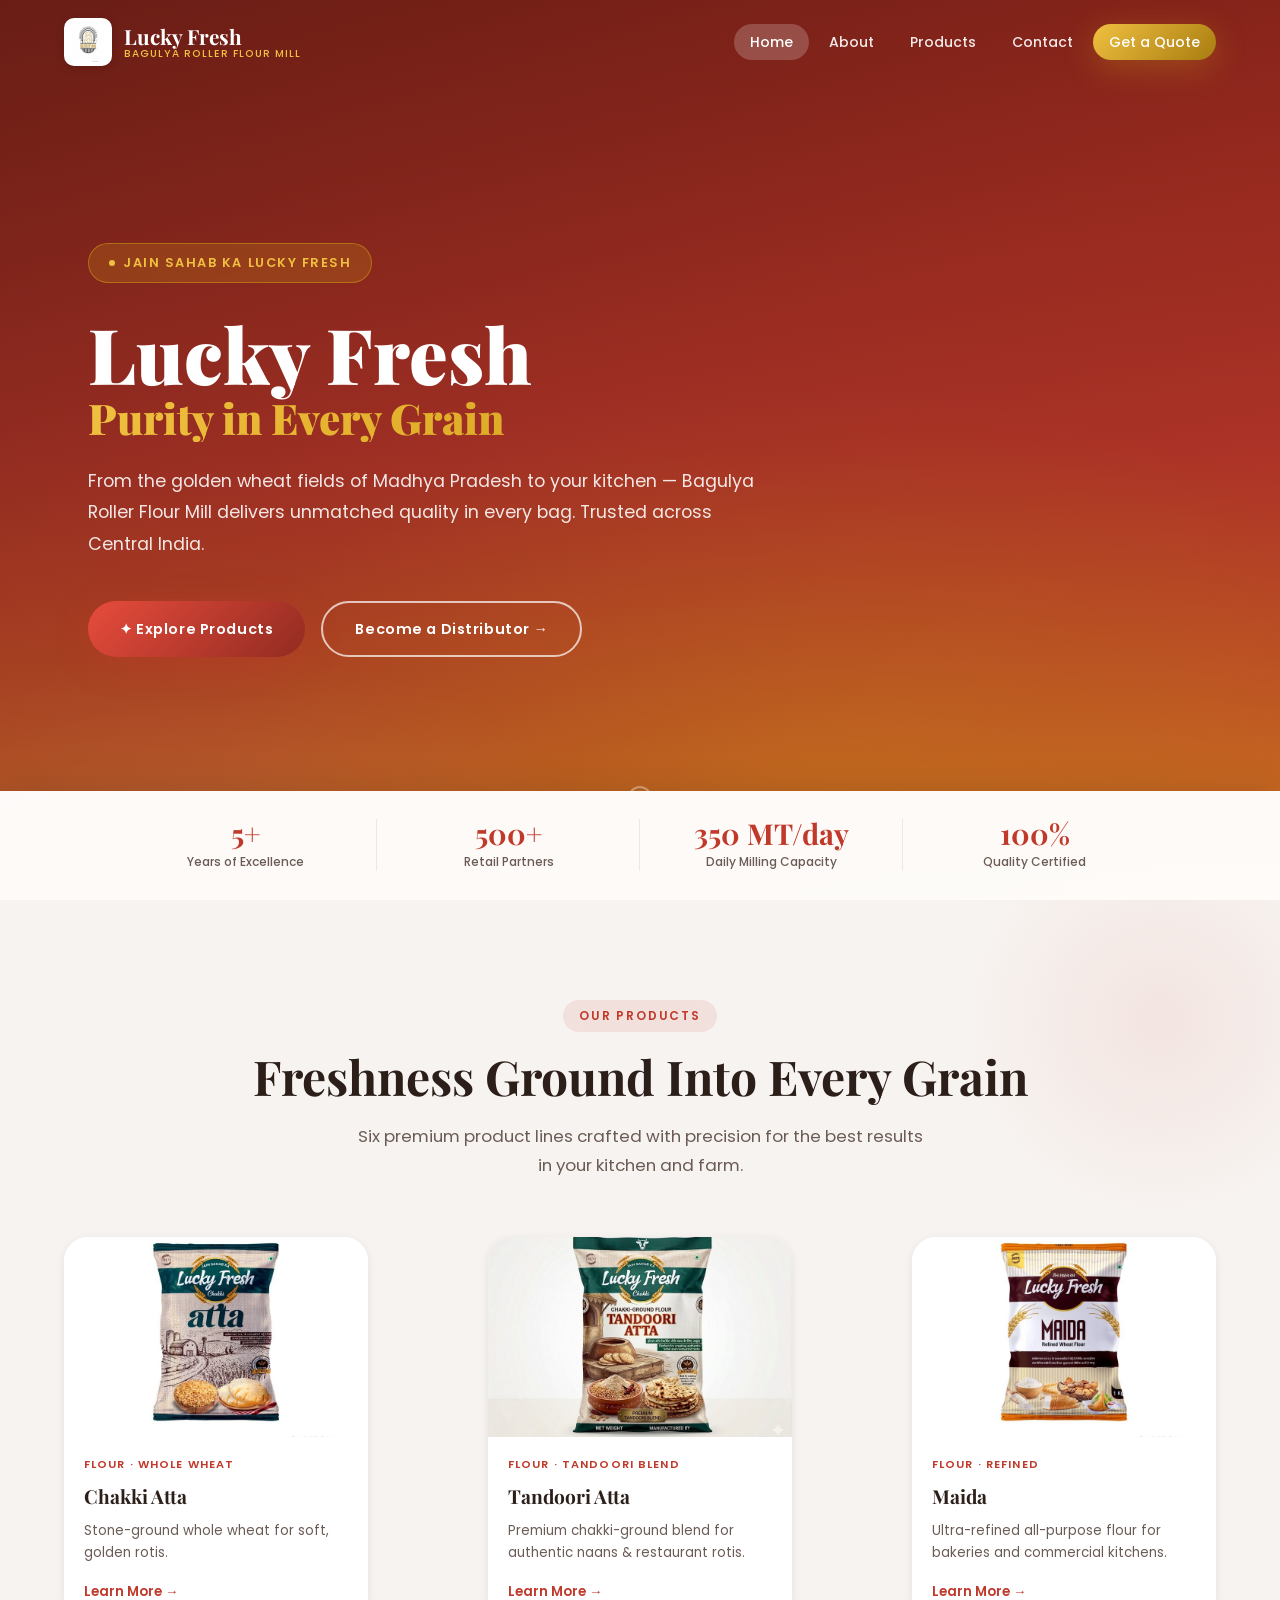
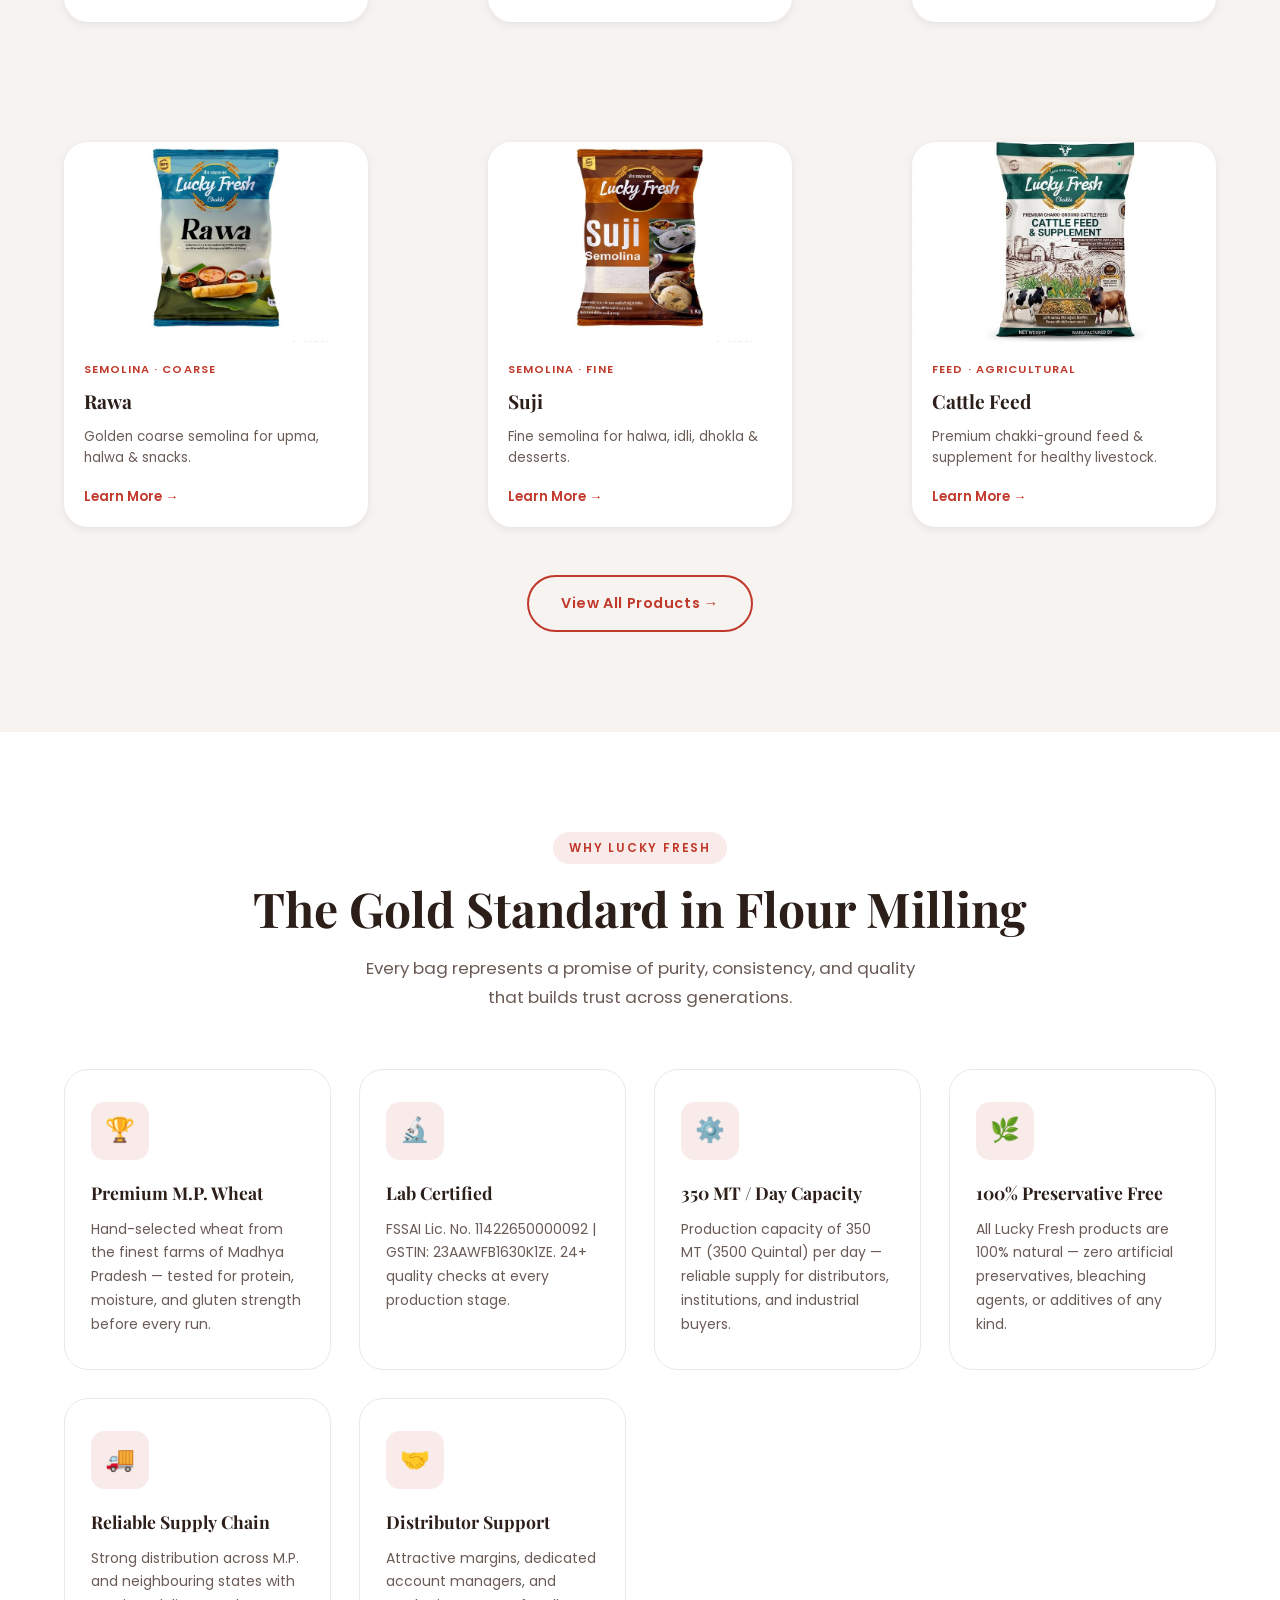
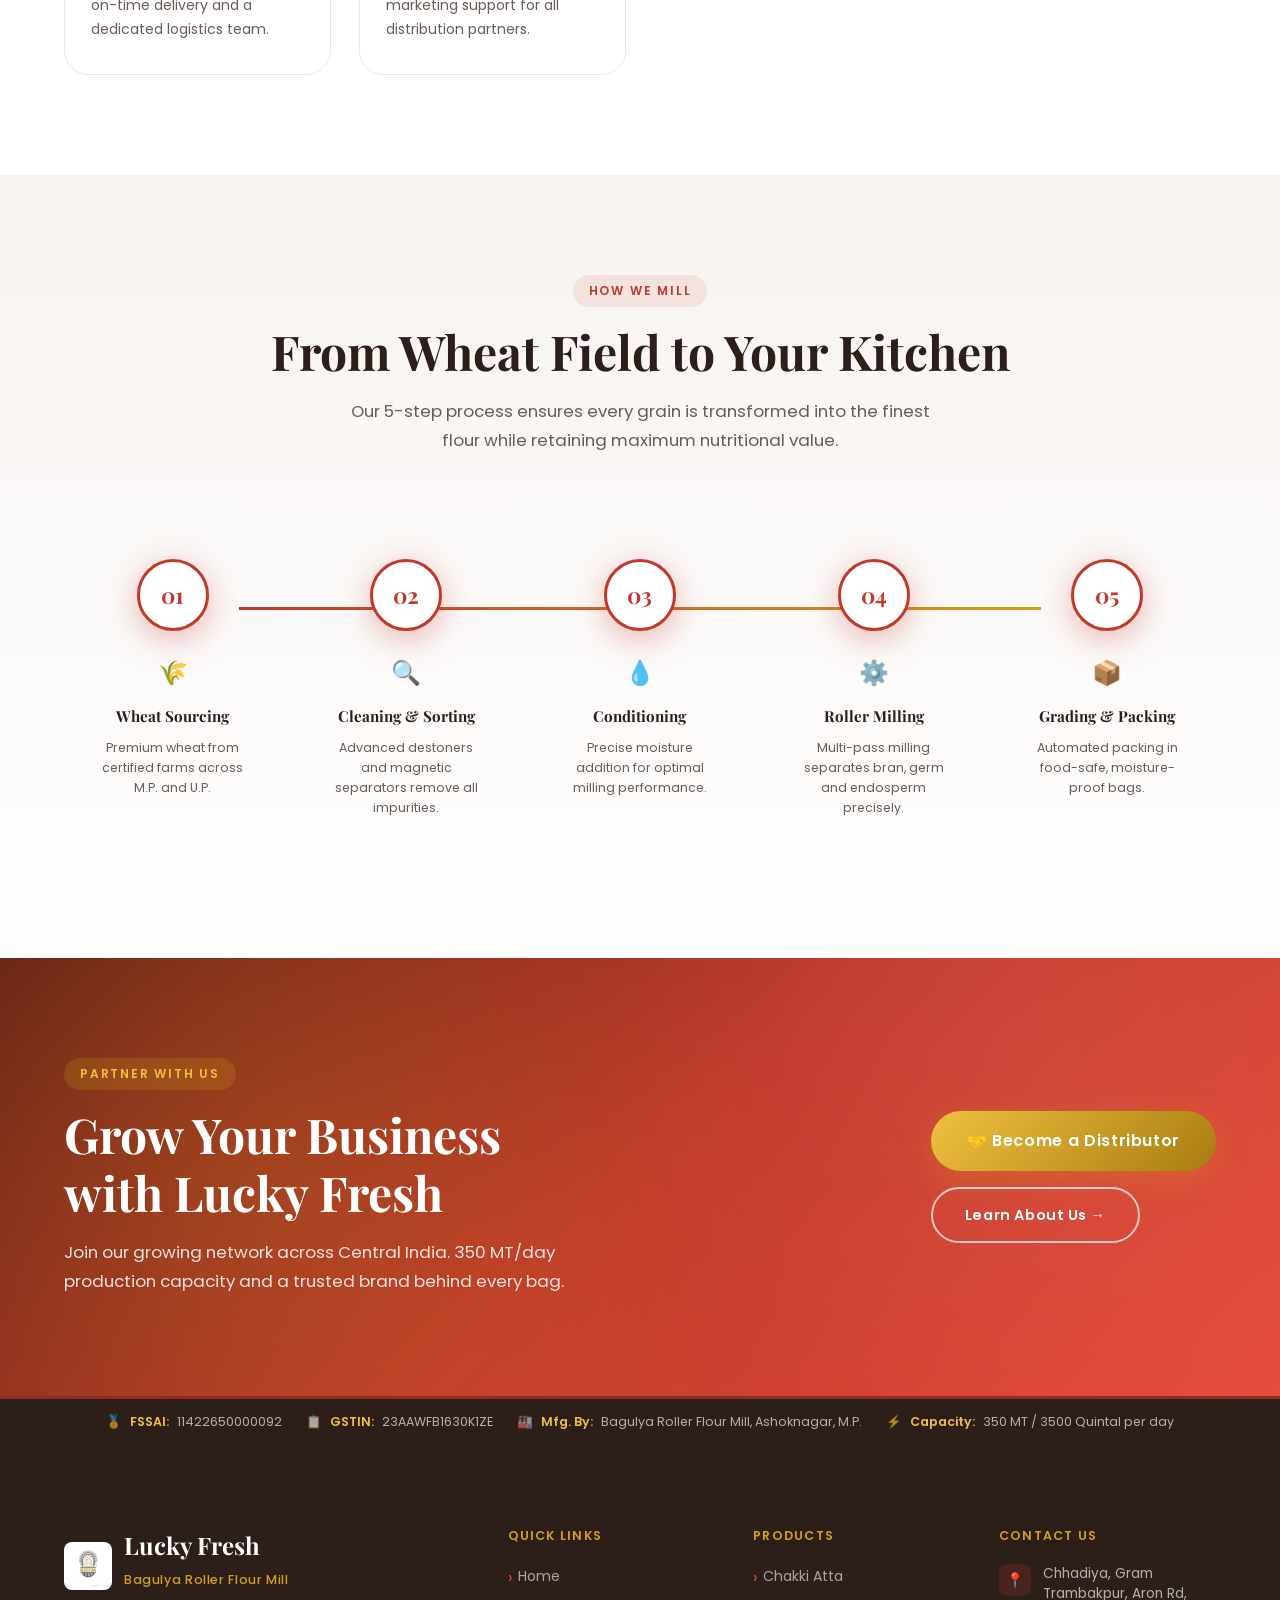
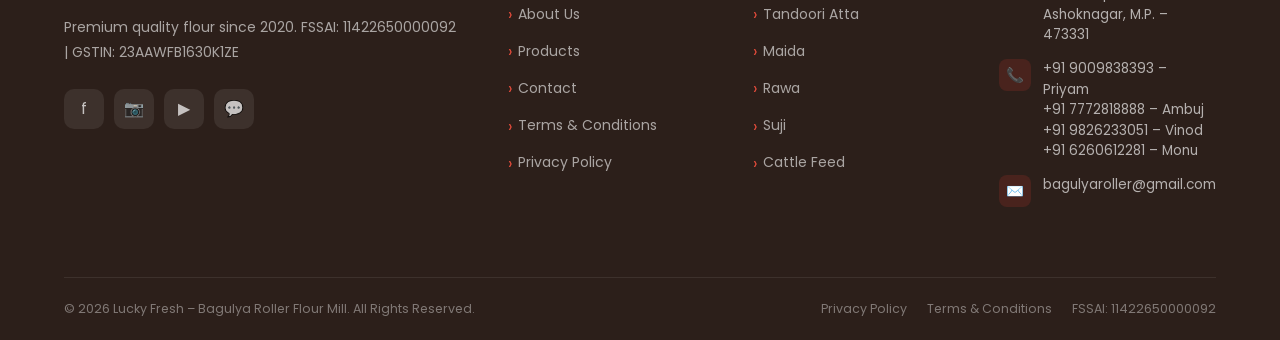
<file: luckyfresh/index.html>
<!DOCTYPE html>
<html lang="en">
<head>
  <meta charset="UTF-8" />
  <meta name="viewport" content="width=device-width, initial-scale=1.0" />
  <title>Lucky Fresh – Purity in Every Grain | Bagulya Roller Flour Mill</title>
  <meta name="description" content="Lucky Fresh by Bagulya Roller Flour Mill – Premium Wheat Atta, Tandoori Atta, Maida, Rawa, Suji & Cattle Feed. FSSAI 11422650000092. Ashoknagar, Madhya Pradesh." />
  <meta name="robots" content="index, follow" />
  <link rel="canonical" href="https://www.luckyfresh.in/" />
  <link rel="icon" type="image/png" href="images/brfm-logo.png" />
  <link rel="alternate icon" type="image/png" href="favicon.png" sizes="32x32" />
  <link rel="apple-touch-icon" href="images/brfm-logo-touch.png" />
  <link rel="preconnect" href="https://fonts.googleapis.com" />
  <link rel="preconnect" href="https://fonts.gstatic.com" crossorigin />
  <link rel="stylesheet" href="https://fonts.googleapis.com/css2?family=Playfair+Display:wght@400;600;700;900&family=Poppins:wght@300;400;500;600;700&display=swap" />
  <link rel="stylesheet" href="css/style.css" />
</head>
<body>
<nav class="navbar" role="navigation" aria-label="Main Navigation">
  <div class="nav-inner">
    <a href="index.html" class="nav-logo" aria-label="Lucky Fresh Home">
      <img src="images/brfm-logo.png" alt="BRFM Logo" class="nav-logo-img" />
      <div class="nav-logo-text"><span class="nav-logo-name">Lucky Fresh</span><span class="nav-logo-tagline">Bagulya Roller Flour Mill</span></div>
    </a>
    <ul class="nav-links" role="list">
      <li><a href="index.html" class="nav-link active">Home</a></li>
      <li><a href="about.html" class="nav-link">About</a></li>
      <li><a href="products.html" class="nav-link">Products</a></li>
      <li><a href="contact.html" class="nav-link">Contact</a></li>
      <li><a href="contact.html" class="nav-link nav-cta">Get a Quote</a></li>
    </ul>
    <button class="hamburger" aria-label="Toggle mobile menu" aria-expanded="false" aria-controls="mobileNav"><span></span><span></span><span></span></button>
  </div>
</nav>
<nav class="mobile-nav" id="mobileNav" role="navigation" aria-label="Mobile Navigation">
  <a href="index.html">🏠 Home</a>
  <a href="about.html">🏭 About Us</a>
  <a href="products.html">🌾 Products</a>
  <a href="contact.html">📞 Contact</a>
  <a href="contact.html" style="background:var(--red);color:white !important;border-radius:12px;text-align:center;margin-top:8px;font-weight:600;border-bottom:none !important;">✦ Get a Quote</a>
</nav>

<section class="hero" aria-label="Hero Banner">
  <div class="hero-bg" aria-hidden="true"></div>
  <div class="hero-wheat-overlay" aria-hidden="true"></div>
  <div class="hero-content">
    <p class="hero-eyebrow">Jain Sahab Ka Lucky Fresh</p>
<h1 class="hero-title">Lucky Fresh<span style="font-size:0.55em;">Purity in Every Grain<br></span></h1>
    <p class="hero-description">From the golden wheat fields of Madhya Pradesh to your kitchen — Bagulya Roller Flour Mill delivers unmatched quality in every bag. Trusted across Central India.</p>
    <div class="hero-actions">
      <a href="products.html" class="btn btn-primary">✦ Explore Products</a>
      <a href="contact.html"  class="btn btn-secondary">Become a Distributor →</a>
    </div>
  </div>
  <div class="hero-scroll" aria-hidden="true"><div class="scroll-mouse"><div class="scroll-dot"></div></div><span>Scroll</span></div>
  <div class="hero-stats" role="region" aria-label="Company statistics">
    <div class="hero-stats-inner">
      <div class="stat-item"><div class="stat-value" data-target="5" data-suffix="+">0+</div><div class="stat-label">Years of Excellence</div></div>
      <div class="stat-item"><div class="stat-value" data-target="500" data-suffix="+">0+</div><div class="stat-label">Retail Partners</div></div>
      <div class="stat-item"><div class="stat-value" data-target="350" data-suffix=" MT/day">0</div><div class="stat-label">Daily Milling Capacity</div></div>
      <div class="stat-item"><div class="stat-value" data-target="100" data-suffix="%">0%</div><div class="stat-label">Quality Certified</div></div>
    </div>
  </div>
</section>

<section class="products-home" id="products" aria-labelledby="products-heading">
  <div class="container">
    <div class="text-center reveal">
      <span class="section-tag">Our Products</span>
      <h2 class="section-title" id="products-heading">Freshness Ground Into Every Grain</h2>
      <p class="section-subtitle">Six premium product lines crafted with precision for the best results in your kitchen and farm.</p>
    </div>
    <div class="products-grid">
      <article class="product-card reveal reveal-delay-1">
        <div class="product-card-image"><img src="images/atta.jpg" alt="Lucky Fresh Chakki Atta" loading="lazy" /></div>
        <div class="product-card-body"><p class="product-card-tag">Flour · Whole Wheat</p><h3 class="product-card-name">Chakki Atta</h3><p class="product-card-desc">Stone-ground whole wheat for soft, golden rotis.</p><a href="products.html#atta" class="product-card-link">Learn More →</a></div>
      </article>
      <article class="product-card reveal reveal-delay-2">
        <div class="product-card-image"><img src="images/tandoori.jpg" alt="Lucky Fresh Tandoori Atta" loading="lazy" /></div>
        <div class="product-card-body"><p class="product-card-tag">Flour · Tandoori Blend</p><h3 class="product-card-name">Tandoori Atta</h3><p class="product-card-desc">Premium chakki-ground blend for authentic naans &amp; restaurant rotis.</p><a href="products.html#tandoori" class="product-card-link">Learn More →</a></div>
      </article>
      <article class="product-card reveal reveal-delay-3">
        <div class="product-card-image"><img src="images/maida.jpg" alt="Lucky Fresh Maida" loading="lazy" /></div>
        <div class="product-card-body"><p class="product-card-tag">Flour · Refined</p><h3 class="product-card-name">Maida</h3><p class="product-card-desc">Ultra-refined all-purpose flour for bakeries and commercial kitchens.</p><a href="products.html#maida" class="product-card-link">Learn More →</a></div>
      </article>
      <article class="product-card reveal reveal-delay-4">
        <div class="product-card-image"><img src="images/rawa.jpg" alt="Lucky Fresh Rawa" loading="lazy" /></div>
        <div class="product-card-body"><p class="product-card-tag">Semolina · Coarse</p><h3 class="product-card-name">Rawa</h3><p class="product-card-desc">Golden coarse semolina for upma, halwa &amp; snacks.</p><a href="products.html#rawa" class="product-card-link">Learn More →</a></div>
      </article>
      <article class="product-card reveal reveal-delay-1">
        <div class="product-card-image"><img src="images/suji.jpg" alt="Lucky Fresh Suji" loading="lazy" /></div>
        <div class="product-card-body"><p class="product-card-tag">Semolina · Fine</p><h3 class="product-card-name">Suji</h3><p class="product-card-desc">Fine semolina for halwa, idli, dhokla &amp; desserts.</p><a href="products.html#suji" class="product-card-link">Learn More →</a></div>
      </article>
      <article class="product-card reveal reveal-delay-2">
        <div class="product-card-image"><img src="images/cattle.jpg" alt="Lucky Fresh Cattle Feed" loading="lazy" /></div>
        <div class="product-card-body"><p class="product-card-tag">Feed · Agricultural</p><h3 class="product-card-name">Cattle Feed</h3><p class="product-card-desc">Premium chakki-ground feed &amp; supplement for healthy livestock.</p><a href="products.html#cattle" class="product-card-link">Learn More →</a></div>
      </article>
    </div>
    <div class="text-center" style="margin-top:48px;"><a href="products.html" class="btn btn-outline">View All Products →</a></div>
  </div>
</section>

<section class="why-section" aria-labelledby="why-heading">
  <div class="container">
    <div class="text-center reveal"><span class="section-tag">Why Lucky Fresh</span><h2 class="section-title" id="why-heading">The Gold Standard in Flour Milling</h2><p class="section-subtitle">Every bag represents a promise of purity, consistency, and quality that builds trust across generations.</p></div>
    <div class="why-grid">
      <div class="why-card reveal reveal-delay-1"><div class="why-icon">🏆</div><h3 class="why-title">Premium M.P. Wheat</h3><p class="why-desc">Hand-selected wheat from the finest farms of Madhya Pradesh — tested for protein, moisture, and gluten strength before every run.</p></div>
      <div class="why-card reveal reveal-delay-2"><div class="why-icon">🔬</div><h3 class="why-title">Lab Certified</h3><p class="why-desc">FSSAI Lic. No. 11422650000092 | GSTIN: 23AAWFB1630K1ZE. 24+ quality checks at every production stage.</p></div>
      <div class="why-card reveal reveal-delay-3"><div class="why-icon">⚙️</div><h3 class="why-title">350 MT / Day Capacity</h3><p class="why-desc">Production capacity of 350 MT (3500 Quintal) per day — reliable supply for distributors, institutions, and industrial buyers.</p></div>
      <div class="why-card reveal reveal-delay-4"><div class="why-icon">🌿</div><h3 class="why-title">100% Preservative Free</h3><p class="why-desc">All Lucky Fresh products are 100% natural — zero artificial preservatives, bleaching agents, or additives of any kind.</p></div>
      <div class="why-card reveal reveal-delay-1"><div class="why-icon">🚚</div><h3 class="why-title">Reliable Supply Chain</h3><p class="why-desc">Strong distribution across M.P. and neighbouring states with on-time delivery and a dedicated logistics team.</p></div>
      <div class="why-card reveal reveal-delay-2"><div class="why-icon">🤝</div><h3 class="why-title">Distributor Support</h3><p class="why-desc">Attractive margins, dedicated account managers, and marketing support for all distribution partners.</p></div>
    </div>
  </div>
</section>

<section class="process-section" aria-labelledby="process-heading">
  <div class="container">
    <div class="text-center reveal"><span class="section-tag">How We Mill</span><h2 class="section-title" id="process-heading">From Wheat Field to Your Kitchen</h2><p class="section-subtitle">Our 5-step process ensures every grain is transformed into the finest flour while retaining maximum nutritional value.</p></div>
    <div class="process-timeline">
      <ol class="process-steps">
        <li class="process-step reveal reveal-delay-1"><div class="process-number">01</div><div class="process-icon">🌾</div><h3 class="process-name">Wheat Sourcing</h3><p class="process-desc">Premium wheat from certified farms across M.P. and U.P.</p></li>
        <li class="process-step reveal reveal-delay-2"><div class="process-number">02</div><div class="process-icon">🔍</div><h3 class="process-name">Cleaning &amp; Sorting</h3><p class="process-desc">Advanced destoners and magnetic separators remove all impurities.</p></li>
        <li class="process-step reveal reveal-delay-3"><div class="process-number">03</div><div class="process-icon">💧</div><h3 class="process-name">Conditioning</h3><p class="process-desc">Precise moisture addition for optimal milling performance.</p></li>
        <li class="process-step reveal reveal-delay-4"><div class="process-number">04</div><div class="process-icon">⚙️</div><h3 class="process-name">Roller Milling</h3><p class="process-desc">Multi-pass milling separates bran, germ and endosperm precisely.</p></li>
        <li class="process-step reveal reveal-delay-1"><div class="process-number">05</div><div class="process-icon">📦</div><h3 class="process-name">Grading &amp; Packing</h3><p class="process-desc">Automated packing in food-safe, moisture-proof bags.</p></li>
      </ol>
    </div>
  </div>
</section>

<section class="distributor-section" aria-label="Become a Distributor">
  <div class="container">
    <div class="distributor-inner">
      <div class="distributor-content reveal">
        <span class="section-tag" style="background:rgba(212,160,23,0.2);color:var(--gold-light);">Partner With Us</span>
        <h2 class="section-title" style="color:var(--white);">Grow Your Business<br>with Lucky Fresh</h2>
        <p class="section-subtitle" style="color:rgba(255,255,255,0.85);max-width:520px;">Join our growing network across Central India. 350 MT/day production capacity and a trusted brand behind every bag.</p>
      </div>
      <div class="distributor-actions reveal reveal-delay-2">
        <a href="contact.html" class="btn btn-gold" style="font-size:1rem;padding:16px 36px;">🤝 Become a Distributor</a>
        <a href="about.html"   class="btn btn-secondary">Learn About Us →</a>
      </div>
    </div>
  </div>
</section>

<div class="compliance-strip">
  <div class="container"><div class="compliance-inner">
    <div class="compliance-item">🏅 <strong>FSSAI:</strong> 11422650000092</div>
    <div class="compliance-item">📋 <strong>GSTIN:</strong> 23AAWFB1630K1ZE</div>
    <div class="compliance-item">🏭 <strong>Mfg. By:</strong> Bagulya Roller Flour Mill, Ashoknagar, M.P.</div>
    <div class="compliance-item">⚡ <strong>Capacity:</strong> 350 MT / 3500 Quintal per day</div>
  </div></div>
</div>
<footer role="contentinfo">
  <div class="container">
    <div class="footer-grid">
      <div>
        <div style="display:flex;align-items:center;gap:12px;margin-bottom:8px;"><img src="images/brfm-logo.png" alt="BRFM Logo" style="width:48px;height:48px;object-fit:contain;border-radius:8px;background:white;padding:4px;" /><div><div class="footer-brand-name">Lucky Fresh</div><div class="footer-brand-sub">Bagulya Roller Flour Mill</div></div></div>
        <p class="footer-brand-desc">Premium quality flour since 2020. FSSAI: 11422650000092 | GSTIN: 23AAWFB1630K1ZE</p>
        <div class="footer-socials"><a href="#" class="social-btn" aria-label="Facebook">f</a><a href="#" class="social-btn" aria-label="Instagram">📷</a><a href="#" class="social-btn" aria-label="YouTube">▶</a><a href="https://wa.me/919009838393" class="social-btn" aria-label="WhatsApp">💬</a></div>
      </div>
      <div><h3 class="footer-col-title">Quick Links</h3><ul class="footer-links"><li><a href="index.html">Home</a></li><li><a href="about.html">About Us</a></li><li><a href="products.html">Products</a></li><li><a href="contact.html">Contact</a></li><li><a href="terms.html">Terms &amp; Conditions</a></li><li><a href="privacy.html">Privacy Policy</a></li></ul></div>
      <div><h3 class="footer-col-title">Products</h3><ul class="footer-links"><li><a href="products.html#atta">Chakki Atta</a></li><li><a href="products.html#tandoori">Tandoori Atta</a></li><li><a href="products.html#maida">Maida</a></li><li><a href="products.html#rawa">Rawa</a></li><li><a href="products.html#suji">Suji</a></li><li><a href="products.html#cattle">Cattle Feed</a></li></ul></div>
      <div>
        <h3 class="footer-col-title">Contact Us</h3>
        <div class="footer-contact-item"><div class="footer-contact-icon">📍</div><p class="footer-contact-text">Chhadiya, Gram Trambakpur, Aron Rd,<br>Ashoknagar, M.P. – 473331</p></div>
        <div class="footer-contact-item"><div class="footer-contact-icon">📞</div><p class="footer-contact-text">
          <a href="tel:+919009838393" style="color:inherit;">+91 9009838393</a> – Priyam<br>
          <a href="tel:+917772818888" style="color:inherit;">+91 7772818888</a> – Ambuj<br>
          <a href="tel:+919826233051" style="color:inherit;">+91 9826233051</a> – Vinod<br>
          <a href="tel:+916260612281" style="color:inherit;">+91 6260612281</a> – Monu
        </p></div>
        <div class="footer-contact-item"><div class="footer-contact-icon">✉️</div><p class="footer-contact-text"><a href="mailto:bagulyaroller@gmail.com" style="color:inherit;">bagulyaroller@gmail.com</a></p></div>
      </div>
    </div>
    <div class="footer-bottom">
      <span>© 2026 Lucky Fresh – Bagulya Roller Flour Mill. All Rights Reserved.</span>
      <div class="footer-bottom-links"><a href="privacy.html">Privacy Policy</a><a href="terms.html">Terms &amp; Conditions</a><a href="#">FSSAI: 11422650000092</a></div>
    </div>
  </div>
</footer>
<script src="js/script.js"></script>
</body>
</html>
</file>
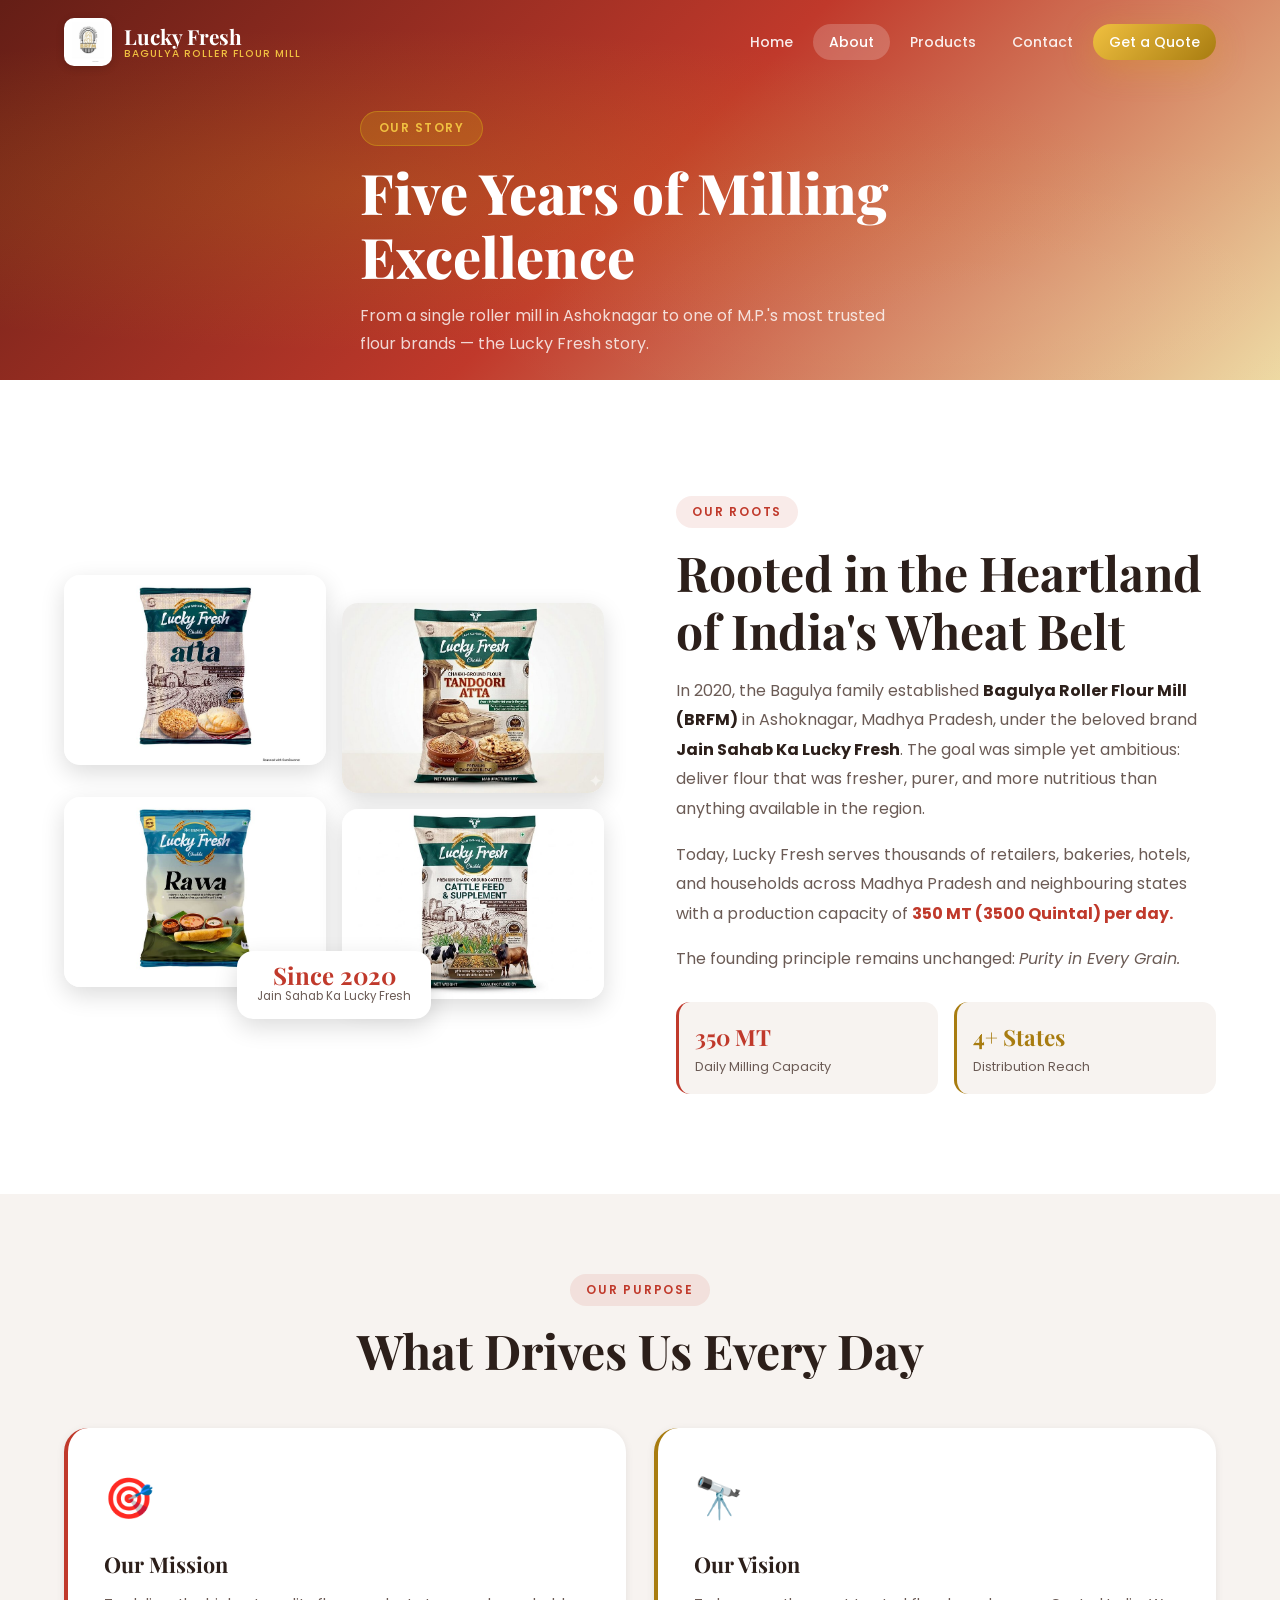
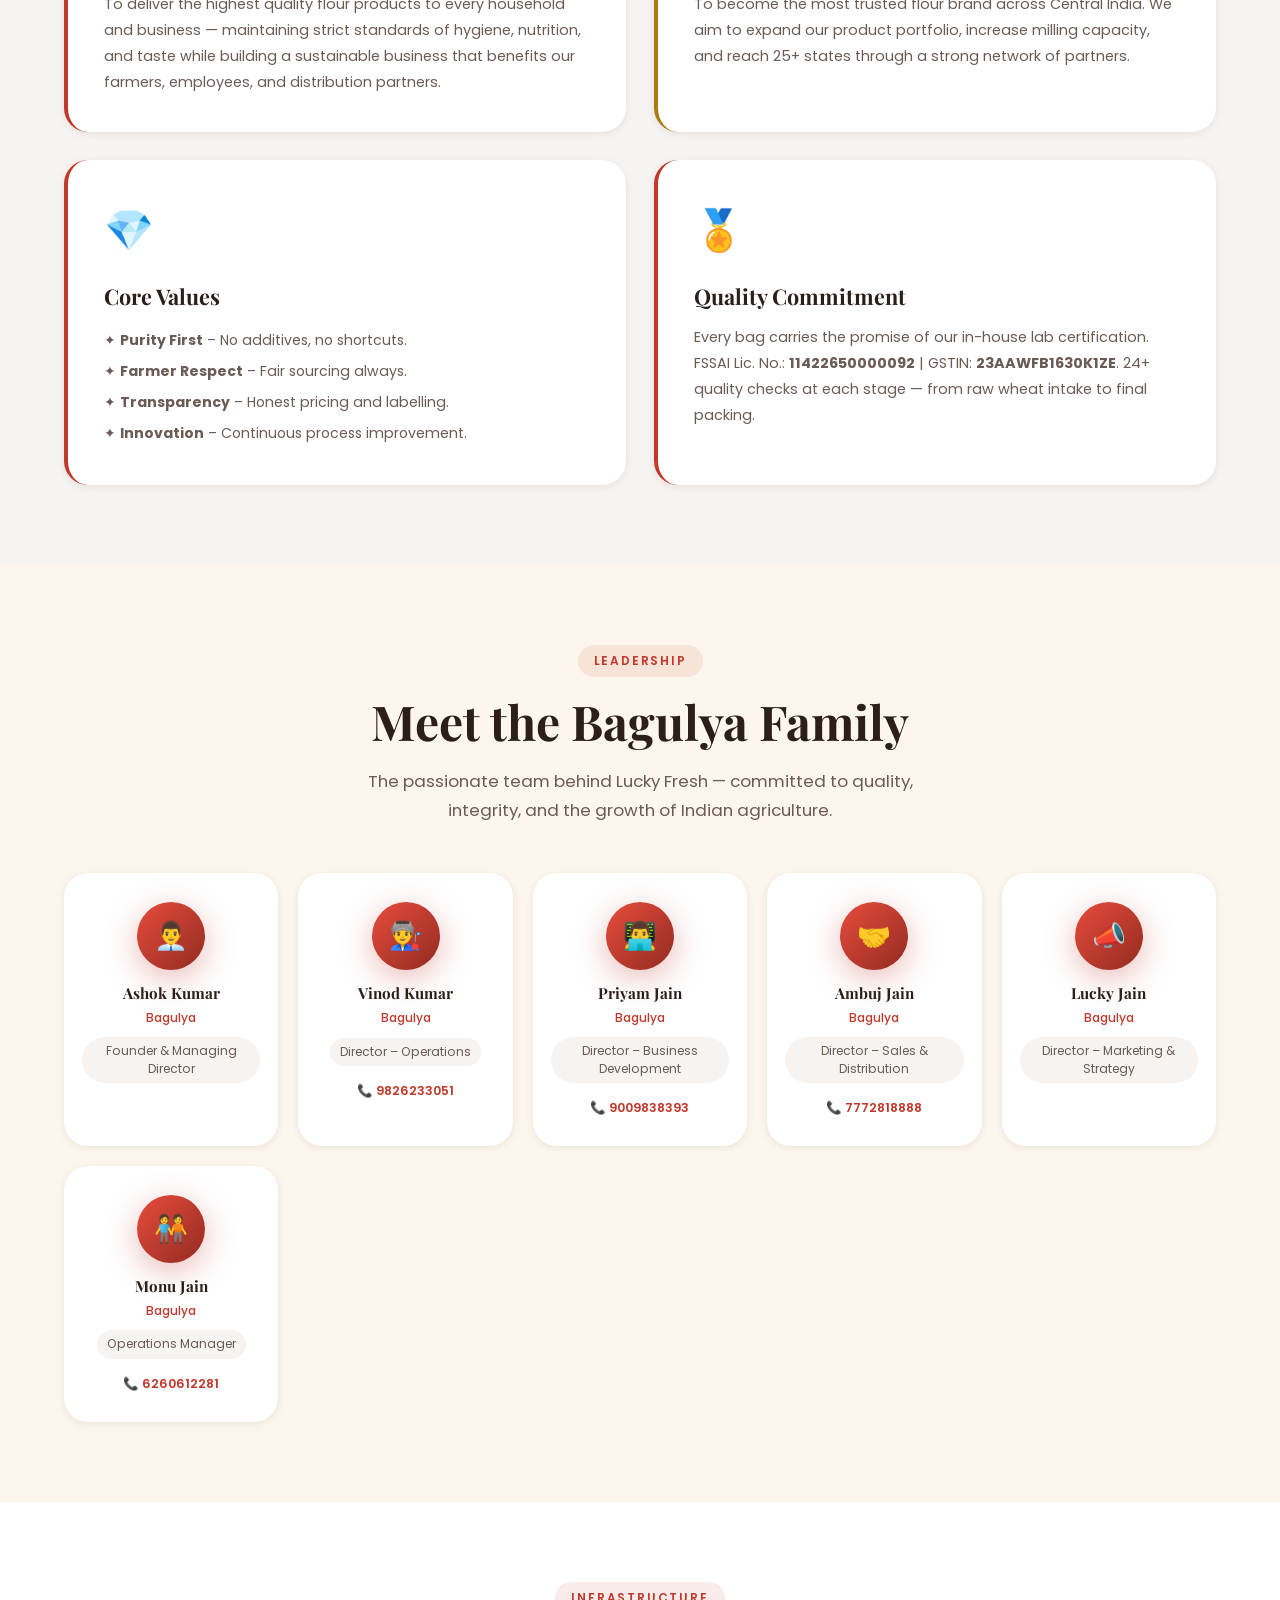
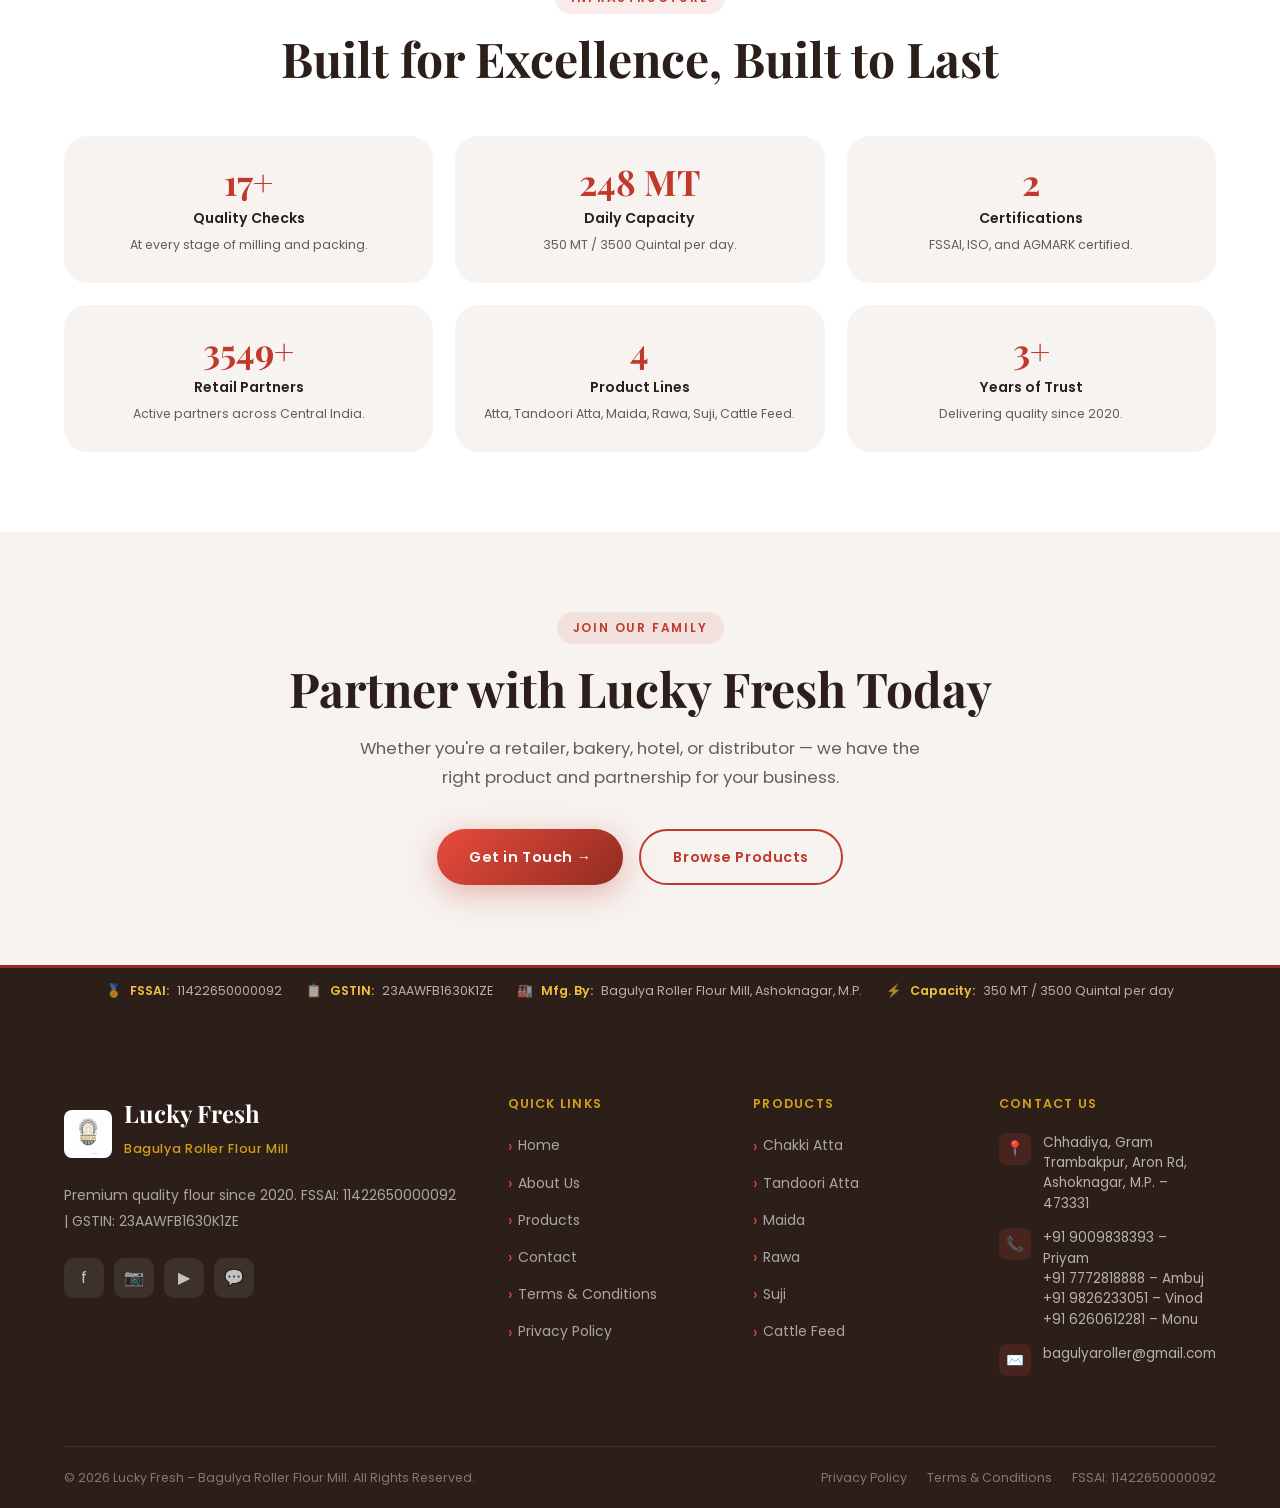
<file: luckyfresh/about.html>
<!DOCTYPE html>
<html lang="en">
<head>
  <meta charset="UTF-8" />
  <meta name="viewport" content="width=device-width, initial-scale=1.0" />
  <title>About Lucky Fresh – Our Story & Leadership | Bagulya Roller Flour Mill</title>
  <meta name="description" content="Learn about Lucky Fresh – Bagulya Roller Flour Mill. Founded 2020, Ashoknagar MP. 350 MT daily capacity. Meet our leadership team. FSSAI 11422650000092." />
  <meta name="robots" content="index, follow" />
  <link rel="canonical" href="https://www.luckyfresh.in/about.html" />
  <link rel="icon" type="image/png" href="images/brfm-logo.png" />
  <link rel="alternate icon" type="image/png" href="favicon.png" sizes="32x32" />
  <link rel="apple-touch-icon" href="images/brfm-logo-touch.png" />
  <link rel="preconnect" href="https://fonts.googleapis.com" />
  <link rel="preconnect" href="https://fonts.gstatic.com" crossorigin />
  <link rel="stylesheet" href="https://fonts.googleapis.com/css2?family=Playfair+Display:wght@400;600;700;900&family=Poppins:wght@300;400;500;600;700&display=swap" />
  <link rel="stylesheet" href="css/style.css" />
</head>
<body>
<nav class="navbar" role="navigation" aria-label="Main Navigation">
  <div class="nav-inner">
    <a href="index.html" class="nav-logo" aria-label="Lucky Fresh Home">
      <img src="images/brfm-logo.png" alt="BRFM Logo" class="nav-logo-img" />
      <div class="nav-logo-text"><span class="nav-logo-name">Lucky Fresh</span><span class="nav-logo-tagline">Bagulya Roller Flour Mill</span></div>
    </a>
    <ul class="nav-links" role="list">
      <li><a href="index.html" class="nav-link">Home</a></li>
      <li><a href="about.html" class="nav-link active">About</a></li>
      <li><a href="products.html" class="nav-link">Products</a></li>
      <li><a href="contact.html" class="nav-link">Contact</a></li>
      <li><a href="contact.html" class="nav-link nav-cta">Get a Quote</a></li>
    </ul>
    <button class="hamburger" aria-label="Toggle mobile menu" aria-expanded="false" aria-controls="mobileNav"><span></span><span></span><span></span></button>
  </div>
</nav>
<nav class="mobile-nav" id="mobileNav" role="navigation" aria-label="Mobile Navigation">
  <a href="index.html">🏠 Home</a>
  <a href="about.html">🏭 About Us</a>
  <a href="products.html">🌾 Products</a>
  <a href="contact.html">📞 Contact</a>
  <a href="contact.html" style="background:var(--red);color:white !important;border-radius:12px;text-align:center;margin-top:8px;font-weight:600;border-bottom:none !important;">✦ Get a Quote</a>
</nav>
<header class="page-header" role="banner">
  <div class="container"><div class="page-header-content">
    <span class="page-header-tag">Our Story</span>
    <h1 class="page-header-title">Five Years of Milling<br>Excellence</h1>
    <p class="page-header-sub">From a single roller mill in Ashoknagar to one of M.P.'s most trusted flour brands — the Lucky Fresh story.</p>
  </div></div>
</header>

<section class="about-story" aria-labelledby="story-heading">
  <div class="container">
    <div class="about-story-grid">
      <div class="reveal" style="position:relative;">
        <div style="display:grid;grid-template-columns:1fr 1fr;gap:16px;">
          <img src="images/atta.jpg"     alt="Lucky Fresh Chakki Atta"  loading="lazy" style="border-radius:16px;object-fit:cover;height:190px;width:100%;box-shadow:var(--shadow-md);" />
          <img src="images/tandoori.jpg" alt="Lucky Fresh Tandoori Atta" loading="lazy" style="border-radius:16px;object-fit:cover;height:190px;width:100%;box-shadow:var(--shadow-md);margin-top:28px;" />
          <img src="images/rawa.jpg"     alt="Lucky Fresh Rawa"          loading="lazy" style="border-radius:16px;object-fit:cover;height:190px;width:100%;box-shadow:var(--shadow-md);margin-top:-12px;" />
          <img src="images/cattle.jpg"   alt="Lucky Fresh Cattle Feed"   loading="lazy" style="border-radius:16px;object-fit:cover;height:190px;width:100%;box-shadow:var(--shadow-md);" />
        </div>
        <div style="position:absolute;bottom:-20px;left:50%;transform:translateX(-50%);background:white;border-radius:16px;padding:12px 20px;box-shadow:var(--shadow-md);text-align:center;white-space:nowrap;">
          <div style="font-family:var(--font-display);font-size:1.5rem;font-weight:700;color:var(--red);line-height:1;">Since 2020</div>
          <div style="font-size:0.72rem;color:var(--gray-600);">Jain Sahab Ka Lucky Fresh</div>
        </div>
      </div>
      <div class="reveal reveal-delay-2" style="padding-top:16px;">
        <span class="section-tag">Our Roots</span>
        <h2 class="section-title" id="story-heading">Rooted in the Heartland of India's Wheat Belt</h2>
        <p style="color:var(--gray-600);line-height:1.85;margin-bottom:16px;">In 2020, the Bagulya family established <strong style="color:var(--gray-800);">Bagulya Roller Flour Mill (BRFM)</strong> in Ashoknagar, Madhya Pradesh, under the beloved brand <strong style="color:var(--gray-800);">Jain Sahab Ka Lucky Fresh</strong>. The goal was simple yet ambitious: deliver flour that was fresher, purer, and more nutritious than anything available in the region.</p>
        <p style="color:var(--gray-600);line-height:1.85;margin-bottom:16px;">Today, Lucky Fresh serves thousands of retailers, bakeries, hotels, and households across Madhya Pradesh and neighbouring states with a production capacity of <strong style="color:var(--red);">350 MT (3500 Quintal) per day.</strong></p>
        <p style="color:var(--gray-600);line-height:1.85;margin-bottom:28px;">The founding principle remains unchanged: <em>Purity in Every Grain.</em></p>
        <div style="display:grid;grid-template-columns:1fr 1fr;gap:16px;">
          <div style="padding:16px;background:var(--gray-100);border-radius:var(--radius-md);border-left:3px solid var(--red);">
            <div style="font-family:var(--font-display);font-size:1.4rem;font-weight:700;color:var(--red);">350 MT</div>
            <div style="font-size:0.8rem;color:var(--gray-600);">Daily Milling Capacity</div>
          </div>
          <div style="padding:16px;background:var(--gray-100);border-radius:var(--radius-md);border-left:3px solid var(--gold-dark);">
            <div style="font-family:var(--font-display);font-size:1.4rem;font-weight:700;color:var(--gold-dark);">4+ States</div>
            <div style="font-size:0.8rem;color:var(--gray-600);">Distribution Reach</div>
          </div>
        </div>
      </div>
    </div>
  </div>
</section>

<section class="mission-vision" aria-labelledby="mv-heading">
  <div class="container">
    <div class="text-center reveal"><span class="section-tag">Our Purpose</span><h2 class="section-title" id="mv-heading">What Drives Us Every Day</h2></div>
    <div class="mv-grid">
      <div class="mv-card reveal reveal-delay-1"><div class="mv-icon">🎯</div><h3 class="mv-title">Our Mission</h3><p class="mv-text">To deliver the highest quality flour products to every household and business — maintaining strict standards of hygiene, nutrition, and taste while building a sustainable business that benefits our farmers, employees, and distribution partners.</p></div>
      <div class="mv-card reveal reveal-delay-2"><div class="mv-icon">🔭</div><h3 class="mv-title">Our Vision</h3><p class="mv-text">To become the most trusted flour brand across Central India. We aim to expand our product portfolio, increase milling capacity, and reach 25+ states through a strong network of partners.</p></div>
      <div class="mv-card reveal reveal-delay-3"><div class="mv-icon">💎</div><h3 class="mv-title">Core Values</h3><ul style="color:var(--gray-600);font-size:0.88rem;line-height:2.2;list-style:none;padding:0;"><li>✦ <strong>Purity First</strong> – No additives, no shortcuts.</li><li>✦ <strong>Farmer Respect</strong> – Fair sourcing always.</li><li>✦ <strong>Transparency</strong> – Honest pricing and labelling.</li><li>✦ <strong>Innovation</strong> – Continuous process improvement.</li></ul></div>
      <div class="mv-card reveal reveal-delay-4"><div class="mv-icon">🏅</div><h3 class="mv-title">Quality Commitment</h3><p class="mv-text">Every bag carries the promise of our in-house lab certification. FSSAI Lic. No.: <strong>11422650000092</strong> | GSTIN: <strong>23AAWFB1630K1ZE</strong>. 24+ quality checks at each stage — from raw wheat intake to final packing.</p></div>
    </div>
  </div>
</section>

<section class="team-section" aria-labelledby="team-heading">
  <div class="container">
    <div class="text-center reveal">
      <span class="section-tag">Leadership</span>
      <h2 class="section-title" id="team-heading">Meet the Bagulya Family</h2>
      <p class="section-subtitle" style="margin:0 auto;">The passionate team behind Lucky Fresh — committed to quality, integrity, and the growth of Indian agriculture.</p>
    </div>
    <div class="team-grid">
      <div class="team-card reveal reveal-delay-1"><div class="team-avatar">👨‍💼</div><div class="team-name">Ashok Kumar</div><div class="team-surname">Bagulya</div><span class="team-role">Founder &amp; Managing Director</span></div>
      <div class="team-card reveal reveal-delay-2"><div class="team-avatar">👨‍🏭</div><div class="team-name">Vinod Kumar</div><div class="team-surname">Bagulya</div><span class="team-role">Director – Operations</span><div style="margin-top:10px;"><a href="tel:+919826233051" style="font-size:0.78rem;color:var(--red);font-weight:600;">📞 9826233051</a></div></div>
      <div class="team-card reveal reveal-delay-3"><div class="team-avatar">👨‍💻</div><div class="team-name">Priyam Jain</div><div class="team-surname">Bagulya</div><span class="team-role">Director – Business Development</span><div style="margin-top:10px;"><a href="tel:+919009838393" style="font-size:0.78rem;color:var(--red);font-weight:600;">📞 9009838393</a></div></div>
      <div class="team-card reveal reveal-delay-4"><div class="team-avatar">🤝</div><div class="team-name">Ambuj Jain</div><div class="team-surname">Bagulya</div><span class="team-role">Director – Sales &amp; Distribution</span><div style="margin-top:10px;"><a href="tel:+917772818888" style="font-size:0.78rem;color:var(--red);font-weight:600;">📞 7772818888</a></div></div>
      <div class="team-card reveal reveal-delay-1"><div class="team-avatar">📣</div><div class="team-name">Lucky Jain</div><div class="team-surname">Bagulya</div><span class="team-role">Director – Marketing &amp; Strategy</span></div>
      <div class="team-card reveal reveal-delay-2"><div class="team-avatar">🧑‍🤝‍🧑</div><div class="team-name">Monu Jain</div><div class="team-surname">Bagulya</div><span class="team-role">Operations Manager</span><div style="margin-top:10px;"><a href="tel:+916260612281" style="font-size:0.78rem;color:var(--red);font-weight:600;">📞 6260612281</a></div></div>
    </div>
  </div>
</section>

<section class="infrastructure-section" aria-labelledby="infra-heading">
  <div class="container">
    <div class="text-center reveal"><span class="section-tag">Infrastructure</span><h2 class="section-title" id="infra-heading">Built for Excellence, Built to Last</h2></div>
    <div class="infra-grid">
      <div class="infra-item reveal reveal-delay-1"><div class="infra-number" data-target="24" data-suffix="+">—</div><div class="infra-label">Quality Checks</div><div class="infra-desc">At every stage of milling and packing.</div></div>
      <div class="infra-item reveal reveal-delay-2"><div class="infra-number" data-target="350" data-suffix=" MT">—</div><div class="infra-label">Daily Capacity</div><div class="infra-desc">350 MT / 3500 Quintal per day.</div></div>
      <div class="infra-item reveal reveal-delay-3"><div class="infra-number" data-target="3" data-suffix="">—</div><div class="infra-label">Certifications</div><div class="infra-desc">FSSAI, ISO, and AGMARK certified.</div></div>
      <div class="infra-item reveal reveal-delay-4"><div class="infra-number" data-target="5000" data-suffix="+">—</div><div class="infra-label">Retail Partners</div><div class="infra-desc">Active partners across Central India.</div></div>
      <div class="infra-item reveal reveal-delay-1"><div class="infra-number" data-target="6" data-suffix="">—</div><div class="infra-label">Product Lines</div><div class="infra-desc">Atta, Tandoori Atta, Maida, Rawa, Suji, Cattle Feed.</div></div>
      <div class="infra-item reveal reveal-delay-2"><div class="infra-number" data-target="5" data-suffix="+">—</div><div class="infra-label">Years of Trust</div><div class="infra-desc">Delivering quality since 2020.</div></div>
    </div>
  </div>
</section>

<section style="padding:80px 0;background:var(--gray-100);" aria-label="CTA">
  <div class="container text-center">
    <span class="section-tag">Join Our Family</span>
    <h2 class="section-title reveal">Partner with Lucky Fresh Today</h2>
    <p class="section-subtitle reveal" style="margin:0 auto 36px;">Whether you're a retailer, bakery, hotel, or distributor — we have the right product and partnership for your business.</p>
    <div style="display:flex;gap:16px;justify-content:center;flex-wrap:wrap;" class="reveal">
      <a href="contact.html" class="btn btn-primary">Get in Touch →</a>
      <a href="products.html" class="btn btn-outline">Browse Products</a>
    </div>
  </div>
</section>

<div class="compliance-strip">
  <div class="container"><div class="compliance-inner">
    <div class="compliance-item">🏅 <strong>FSSAI:</strong> 11422650000092</div>
    <div class="compliance-item">📋 <strong>GSTIN:</strong> 23AAWFB1630K1ZE</div>
    <div class="compliance-item">🏭 <strong>Mfg. By:</strong> Bagulya Roller Flour Mill, Ashoknagar, M.P.</div>
    <div class="compliance-item">⚡ <strong>Capacity:</strong> 350 MT / 3500 Quintal per day</div>
  </div></div>
</div>
<footer role="contentinfo">
  <div class="container">
    <div class="footer-grid">
      <div>
        <div style="display:flex;align-items:center;gap:12px;margin-bottom:8px;"><img src="images/brfm-logo.png" alt="BRFM Logo" style="width:48px;height:48px;object-fit:contain;border-radius:8px;background:white;padding:4px;" /><div><div class="footer-brand-name">Lucky Fresh</div><div class="footer-brand-sub">Bagulya Roller Flour Mill</div></div></div>
        <p class="footer-brand-desc">Premium quality flour since 2020. FSSAI: 11422650000092 | GSTIN: 23AAWFB1630K1ZE</p>
        <div class="footer-socials"><a href="#" class="social-btn" aria-label="Facebook">f</a><a href="#" class="social-btn" aria-label="Instagram">📷</a><a href="#" class="social-btn" aria-label="YouTube">▶</a><a href="https://wa.me/919009838393" class="social-btn" aria-label="WhatsApp">💬</a></div>
      </div>
      <div><h3 class="footer-col-title">Quick Links</h3><ul class="footer-links"><li><a href="index.html">Home</a></li><li><a href="about.html">About Us</a></li><li><a href="products.html">Products</a></li><li><a href="contact.html">Contact</a></li><li><a href="terms.html">Terms &amp; Conditions</a></li><li><a href="privacy.html">Privacy Policy</a></li></ul></div>
      <div><h3 class="footer-col-title">Products</h3><ul class="footer-links"><li><a href="products.html#atta">Chakki Atta</a></li><li><a href="products.html#tandoori">Tandoori Atta</a></li><li><a href="products.html#maida">Maida</a></li><li><a href="products.html#rawa">Rawa</a></li><li><a href="products.html#suji">Suji</a></li><li><a href="products.html#cattle">Cattle Feed</a></li></ul></div>
      <div>
        <h3 class="footer-col-title">Contact Us</h3>
        <div class="footer-contact-item"><div class="footer-contact-icon">📍</div><p class="footer-contact-text">Chhadiya, Gram Trambakpur, Aron Rd,<br>Ashoknagar, M.P. – 473331</p></div>
        <div class="footer-contact-item"><div class="footer-contact-icon">📞</div><p class="footer-contact-text">
          <a href="tel:+919009838393" style="color:inherit;">+91 9009838393</a> – Priyam<br>
          <a href="tel:+917772818888" style="color:inherit;">+91 7772818888</a> – Ambuj<br>
          <a href="tel:+919826233051" style="color:inherit;">+91 9826233051</a> – Vinod<br>
          <a href="tel:+916260612281" style="color:inherit;">+91 6260612281</a> – Monu
        </p></div>
        <div class="footer-contact-item"><div class="footer-contact-icon">✉️</div><p class="footer-contact-text"><a href="mailto:bagulyaroller@gmail.com" style="color:inherit;">bagulyaroller@gmail.com</a></p></div>
      </div>
    </div>
    <div class="footer-bottom">
      <span>© 2026 Lucky Fresh – Bagulya Roller Flour Mill. All Rights Reserved.</span>
      <div class="footer-bottom-links"><a href="privacy.html">Privacy Policy</a><a href="terms.html">Terms &amp; Conditions</a><a href="#">FSSAI: 11422650000092</a></div>
    </div>
  </div>
</footer>
<script src="js/script.js"></script>
</body>
</html>
</file>
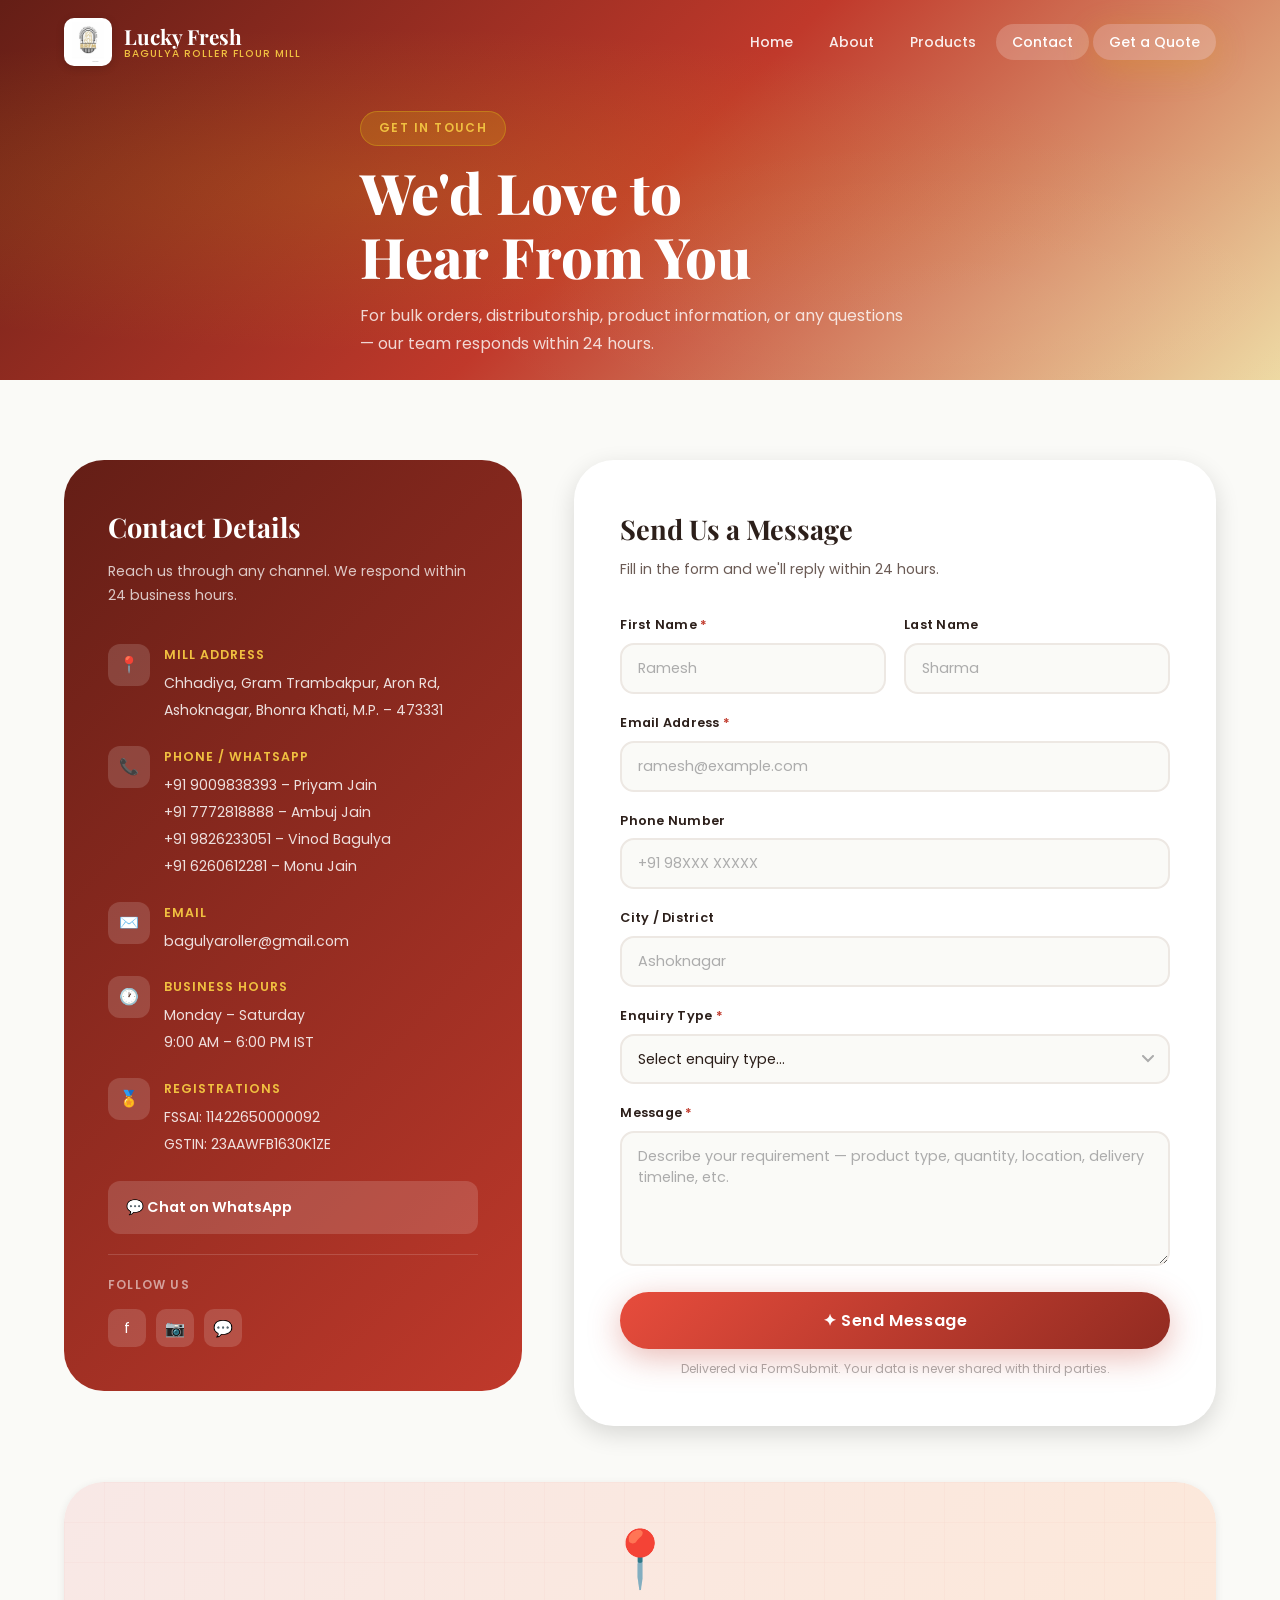
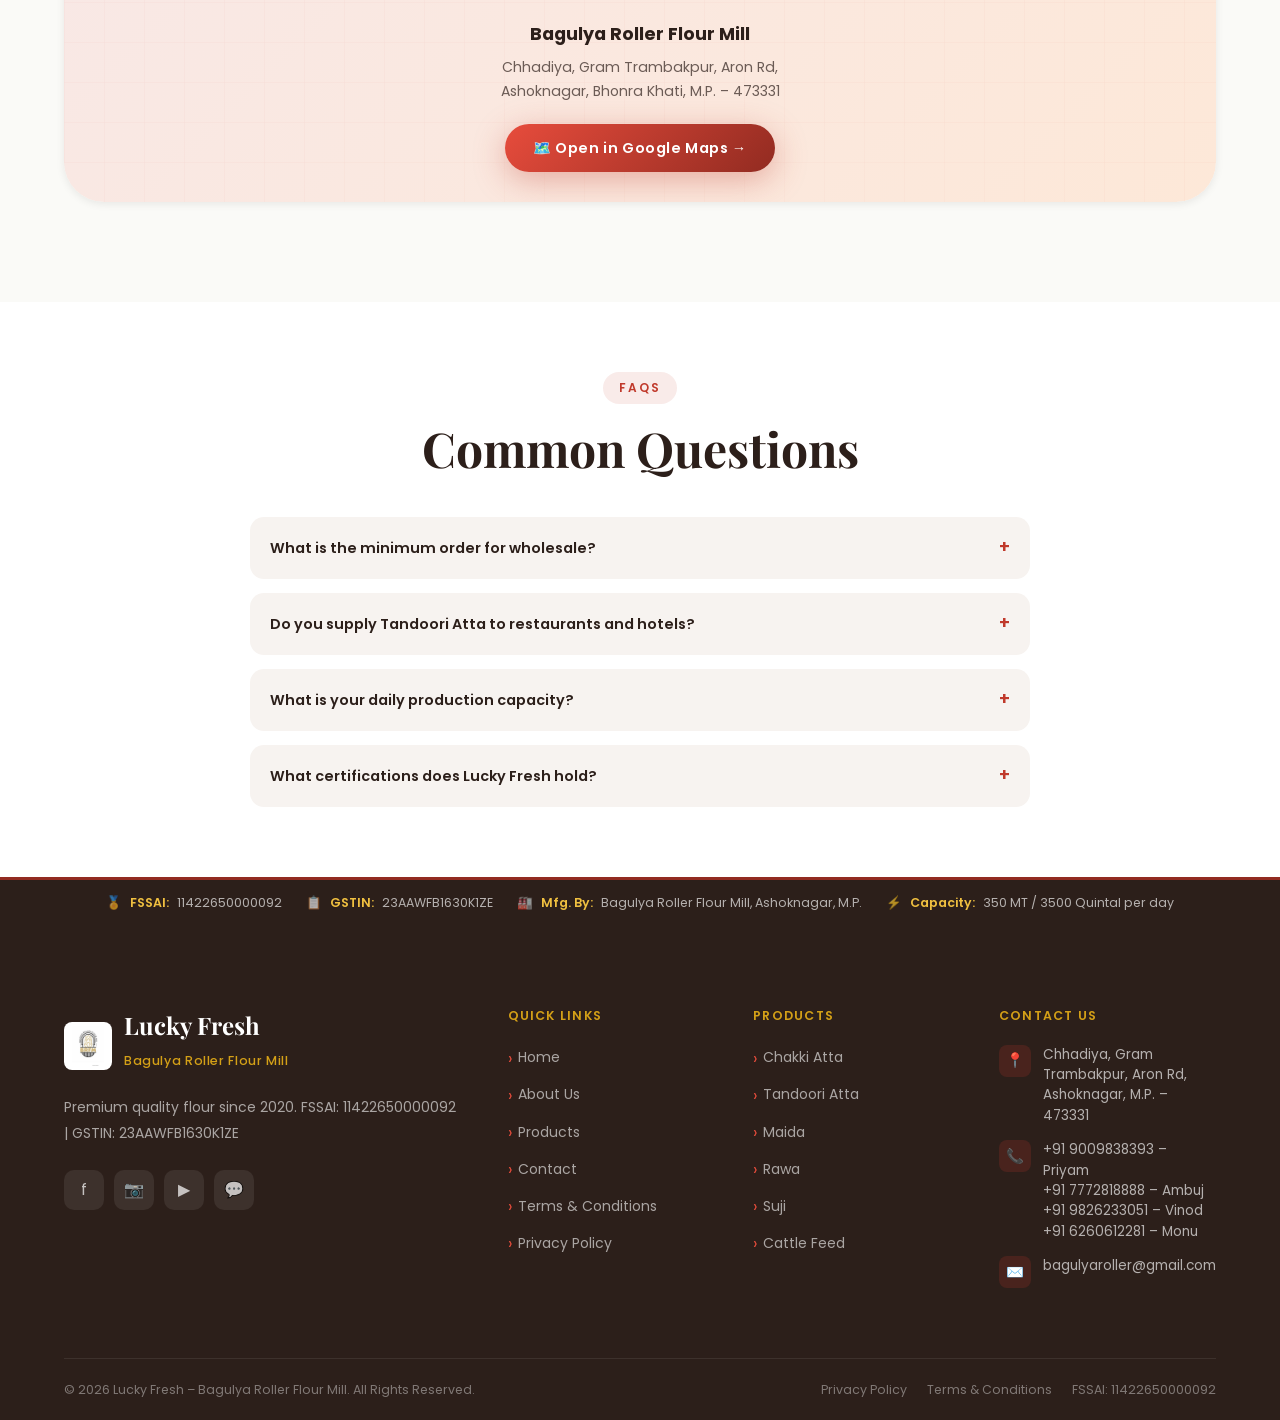
<file: luckyfresh/contact.html>
<!DOCTYPE html>
<html lang="en">
<head>
  <meta charset="UTF-8" />
  <meta name="viewport" content="width=device-width, initial-scale=1.0" />
  <title>Contact Lucky Fresh – Get a Quote | Bagulya Roller Flour Mill, Ashoknagar MP</title>
  <meta name="description" content="Contact Lucky Fresh Bagulya Roller Flour Mill. Call +91 9009838393, +91 7772818888, +91 9826233051, +91 6260612281. Email: bagulyaroller@gmail.com. Ashoknagar, Madhya Pradesh." />
  <meta name="robots" content="index, follow" />
  <link rel="canonical" href="https://www.luckyfresh.in/contact.html" />
  <link rel="icon" type="image/png" href="images/brfm-logo.png" />
  <link rel="alternate icon" type="image/png" href="favicon.png" sizes="32x32" />
  <link rel="apple-touch-icon" href="images/brfm-logo-touch.png" />
  <link rel="preconnect" href="https://fonts.googleapis.com" />
  <link rel="preconnect" href="https://fonts.gstatic.com" crossorigin />
  <link rel="stylesheet" href="https://fonts.googleapis.com/css2?family=Playfair+Display:wght@400;600;700;900&family=Poppins:wght@300;400;500;600;700&display=swap" />
  <link rel="stylesheet" href="css/style.css" />
</head>
<body>
<nav class="navbar" role="navigation" aria-label="Main Navigation">
  <div class="nav-inner">
    <a href="index.html" class="nav-logo" aria-label="Lucky Fresh Home">
      <img src="images/brfm-logo.png" alt="BRFM Logo" class="nav-logo-img" />
      <div class="nav-logo-text"><span class="nav-logo-name">Lucky Fresh</span><span class="nav-logo-tagline">Bagulya Roller Flour Mill</span></div>
    </a>
    <ul class="nav-links" role="list">
      <li><a href="index.html" class="nav-link">Home</a></li>
      <li><a href="about.html" class="nav-link">About</a></li>
      <li><a href="products.html" class="nav-link">Products</a></li>
      <li><a href="contact.html" class="nav-link active">Contact</a></li>
      <li><a href="contact.html" class="nav-link nav-cta">Get a Quote</a></li>
    </ul>
    <button class="hamburger" aria-label="Toggle mobile menu" aria-expanded="false" aria-controls="mobileNav"><span></span><span></span><span></span></button>
  </div>
</nav>
<nav class="mobile-nav" id="mobileNav" role="navigation" aria-label="Mobile Navigation">
  <a href="index.html">🏠 Home</a>
  <a href="about.html">🏭 About Us</a>
  <a href="products.html">🌾 Products</a>
  <a href="contact.html">📞 Contact</a>
  <a href="contact.html" style="background:var(--red);color:white !important;border-radius:12px;text-align:center;margin-top:8px;font-weight:600;border-bottom:none !important;">✦ Get a Quote</a>
</nav>
<header class="page-header" role="banner">
  <div class="container"><div class="page-header-content">
    <span class="page-header-tag">Get In Touch</span>
    <h1 class="page-header-title">We'd Love to<br>Hear From You</h1>
    <p class="page-header-sub">For bulk orders, distributorship, product information, or any questions — our team responds within 24 hours.</p>
  </div></div>
</header>

<section class="contact-page" aria-label="Contact">
  <div class="container">
    <div class="contact-grid">

      <aside class="contact-info-card reveal" aria-label="Contact Details">
        <h2 class="contact-info-title">Contact Details</h2>
        <p class="contact-info-sub">Reach us through any channel. We respond within 24 business hours.</p>

        <div class="contact-detail"><div class="contact-detail-icon">📍</div><div class="contact-detail-content"><strong>Mill Address</strong><span>Chhadiya, Gram Trambakpur, Aron Rd,<br>Ashoknagar, Bhonra Khati, M.P. – 473331</span></div></div>

        <div class="contact-detail"><div class="contact-detail-icon">📞</div><div class="contact-detail-content"><strong>Phone / WhatsApp</strong>
          <span>
            <a href="tel:+919009838393" style="color:rgba(255,255,255,0.85);">+91 9009838393</a> – Priyam Jain<br>
            <a href="tel:+917772818888" style="color:rgba(255,255,255,0.85);">+91 7772818888</a> – Ambuj Jain<br>
            <a href="tel:+919826233051" style="color:rgba(255,255,255,0.85);">+91 9826233051</a> – Vinod Bagulya<br>
            <a href="tel:+916260612281" style="color:rgba(255,255,255,0.85);">+91 6260612281</a> – Monu Jain
          </span>
        </div></div>

        <div class="contact-detail"><div class="contact-detail-icon">✉️</div><div class="contact-detail-content"><strong>Email</strong><span><a href="mailto:bagulyaroller@gmail.com" style="color:rgba(255,255,255,0.85);">bagulyaroller@gmail.com</a></span></div></div>

        <div class="contact-detail"><div class="contact-detail-icon">🕐</div><div class="contact-detail-content"><strong>Business Hours</strong><span>Monday – Saturday<br>9:00 AM – 6:00 PM IST</span></div></div>

        <div class="contact-detail"><div class="contact-detail-icon">🏅</div><div class="contact-detail-content"><strong>Registrations</strong><span>FSSAI: 11422650000092<br>GSTIN: 23AAWFB1630K1ZE</span></div></div>

        <a href="https://wa.me/919009838393?text=Hello%20Lucky%20Fresh%2C%20I%20would%20like%20to%20enquire%20about%20your%20products." target="_blank" rel="noopener" style="display:flex;align-items:center;gap:10px;background:rgba(255,255,255,0.15);border-radius:12px;padding:14px 18px;color:white;font-weight:600;font-size:0.9rem;margin-top:24px;transition:background 0.3s;" onmouseover="this.style.background='rgba(255,255,255,0.25)'" onmouseout="this.style.background='rgba(255,255,255,0.15)'">
          💬 Chat on WhatsApp
        </a>

        <div style="margin-top:20px;padding-top:20px;border-top:1px solid rgba(255,255,255,0.15);">
          <p style="font-size:0.75rem;font-weight:600;letter-spacing:0.1em;text-transform:uppercase;color:rgba(255,255,255,0.55);margin-bottom:14px;">Follow Us</p>
          <div style="display:flex;gap:10px;">
            <a href="#" style="width:38px;height:38px;background:rgba(255,255,255,0.15);border-radius:10px;display:flex;align-items:center;justify-content:center;color:white;font-size:0.9rem;transition:background 0.3s;" aria-label="Facebook" onmouseover="this.style.background='var(--gold)'" onmouseout="this.style.background='rgba(255,255,255,0.15)'">f</a>
            <a href="#" style="width:38px;height:38px;background:rgba(255,255,255,0.15);border-radius:10px;display:flex;align-items:center;justify-content:center;color:white;transition:background 0.3s;" aria-label="Instagram" onmouseover="this.style.background='var(--gold)'" onmouseout="this.style.background='rgba(255,255,255,0.15)'">📷</a>
            <a href="https://wa.me/919009838393" style="width:38px;height:38px;background:rgba(255,255,255,0.15);border-radius:10px;display:flex;align-items:center;justify-content:center;color:white;transition:background 0.3s;" aria-label="WhatsApp" onmouseover="this.style.background='var(--gold)'" onmouseout="this.style.background='rgba(255,255,255,0.15)'">💬</a>
          </div>
        </div>
      </aside>

      <div class="contact-form-card reveal reveal-delay-2">
        <h2 class="form-title">Send Us a Message</h2>
        <p class="form-subtitle">Fill in the form and we'll reply within 24 hours.</p>

        <!--
          ══ FormSubmit — No backend needed ══════════════════════
          HOW IT WORKS:
          1. On first submission, FormSubmit sends a verification email
             to bagulyaroller@gmail.com — click the link once to activate.
          2. All future form submissions then go directly to your inbox.

          ✏️ TO CHANGE EMAIL: replace "bagulyaroller@gmail.com" in the
             action attribute below (only one place to change).
          ════════════════════════════════════════════════════════
        -->
        <form id="contactForm" action="https://formsubmit.co/bagulyaroller@gmail.com" method="POST">
          <input type="hidden" name="_subject"      value="New Enquiry – Lucky Fresh Website" />
          <input type="hidden" name="_template"     value="table" />
          <input type="hidden" name="_captcha"      value="false" />
          <input type="hidden" name="_autoresponse" value="Thank you for contacting Lucky Fresh! We have received your enquiry and will respond within 24 hours. For urgent queries call +91 9009838393 (Priyam) or +91 7772818888 (Ambuj). – Team Lucky Fresh" />
          <input type="hidden" name="_next"         value="https://www.luckyfresh.in/contact.html?sent=1" />
          <input type="text"   name="_honey"        style="display:none;" tabindex="-1" autocomplete="off" />

          <div class="form-row">
            <div class="form-group"><label for="firstName">First Name <span style="color:var(--red)">*</span></label><input type="text" id="firstName" name="First Name" class="form-control" placeholder="Ramesh" required autocomplete="given-name" /></div>
            <div class="form-group"><label for="lastName">Last Name</label><input type="text" id="lastName" name="Last Name" class="form-control" placeholder="Sharma" autocomplete="family-name" /></div>
          </div>
          <div class="form-group"><label for="email">Email Address <span style="color:var(--red)">*</span></label><input type="email" id="email" name="Email" class="form-control" placeholder="ramesh@example.com" required autocomplete="email" /></div>
          <div class="form-group"><label for="phone">Phone Number</label><input type="tel" id="phone" name="Phone Number" class="form-control" placeholder="+91 98XXX XXXXX" autocomplete="tel" /></div>
          <div class="form-group"><label for="city">City / District</label><input type="text" id="city" name="City" class="form-control" placeholder="Ashoknagar" autocomplete="address-level2" /></div>
          <div class="form-group"><label for="enquiryType">Enquiry Type <span style="color:var(--red)">*</span></label>
            <select id="enquiryType" name="Enquiry Type" class="form-control form-select" required>
              <option value="" disabled selected>Select enquiry type…</option>
              <option>Distributorship Enquiry</option>
              <option>Bulk / Wholesale Order</option>
              <option>Product Information</option>
              <option>Retail Partnership</option>
              <option>Tandoori Atta – Hotel/Restaurant Supply</option>
              <option>Cattle Feed Enquiry</option>
              <option>Other</option>
            </select>
          </div>
          <div class="form-group"><label for="message">Message <span style="color:var(--red)">*</span></label><textarea id="message" name="Message" class="form-control" placeholder="Describe your requirement — product type, quantity, location, delivery timeline, etc." required rows="5"></textarea></div>
          <button type="submit" class="btn btn-primary" style="width:100%;justify-content:center;font-size:1rem;padding:16px;">✦ Send Message</button>
          <p style="font-size:0.76rem;color:var(--gray-400);text-align:center;margin-top:10px;">Delivered via FormSubmit. Your data is never shared with third parties.</p>
        </form>

        <div class="form-success" id="formSuccess" aria-live="polite">
          <div class="success-icon">✅</div>
          <h3 class="success-title">Message Sent!</h3>
          <p class="success-msg">Thank you for reaching out. Our team will reply within 24 business hours.<br><br>
          For urgent queries:<br>
          <a href="tel:+919009838393" style="color:var(--red);font-weight:600;">+91 9009838393</a> (Priyam) &nbsp;|&nbsp;
          <a href="tel:+917772818888" style="color:var(--red);font-weight:600;">+91 7772818888</a> (Ambuj)</p>
          <a href="contact.html" class="btn btn-outline" style="margin-top:20px;">Send Another →</a>
        </div>
      </div>
    </div>

    <!-- MAP -->
    <div class="map-placeholder reveal" style="margin-top:56px;">
      <div style="position:relative;width:100%;height:100%;background:linear-gradient(135deg,#f8e8e6,#fde8d8);border-radius:var(--radius-xl);display:flex;align-items:center;justify-content:center;">
        <svg style="position:absolute;inset:0;width:100%;height:100%;opacity:0.1;border-radius:var(--radius-xl);" xmlns="http://www.w3.org/2000/svg"><defs><pattern id="mapgrid" width="40" height="40" patternUnits="userSpaceOnUse"><path d="M40 0L0 0 0 40" fill="none" stroke="#C0392B" stroke-width="0.5"/></pattern></defs><rect width="100%" height="100%" fill="url(#mapgrid)" /></svg>
        <div style="text-align:center;position:relative;z-index:1;padding:24px;">
          <div style="font-size:3.5rem;margin-bottom:14px;">📍</div>
          <p style="font-weight:700;color:var(--gray-800);font-size:1.1rem;margin-bottom:6px;">Bagulya Roller Flour Mill</p>
          <p style="font-size:0.88rem;color:var(--gray-600);margin-bottom:20px;">Chhadiya, Gram Trambakpur, Aron Rd,<br>Ashoknagar, Bhonra Khati, M.P. – 473331</p>
          <a href="https://maps.app.goo.gl/Tneb19j64Pwkan7i9" target="_blank" rel="noopener noreferrer" class="btn btn-primary" style="font-size:0.9rem;padding:12px 28px;">🗺️ Open in Google Maps →</a>
        </div>
      </div>
    </div>
  </div>
</section>

<section style="padding:70px 0;background:var(--white);" aria-labelledby="faq-heading">
  <div class="container">
    <div class="text-center reveal"><span class="section-tag">FAQs</span><h2 class="section-title" id="faq-heading">Common Questions</h2></div>
    <div style="max-width:780px;margin:40px auto 0;display:flex;flex-direction:column;gap:14px;">
      <details style="background:var(--gray-100);border-radius:var(--radius-md);padding:16px 20px;cursor:pointer;" class="reveal"><summary style="font-weight:600;color:var(--gray-800);font-size:0.9rem;list-style:none;display:flex;justify-content:space-between;align-items:center;">What is the minimum order for wholesale? <span style="color:var(--red);font-size:1.1rem;flex-shrink:0;margin-left:12px;">+</span></summary><p style="margin-top:10px;font-size:0.86rem;color:var(--gray-600);line-height:1.7;">Minimum order for wholesale pricing is 100 kg per product. Distributors get special pricing on orders above 500 kg/month.</p></details>
      <details style="background:var(--gray-100);border-radius:var(--radius-md);padding:16px 20px;cursor:pointer;" class="reveal"><summary style="font-weight:600;color:var(--gray-800);font-size:0.9rem;list-style:none;display:flex;justify-content:space-between;align-items:center;">Do you supply Tandoori Atta to restaurants and hotels? <span style="color:var(--red);font-size:1.1rem;flex-shrink:0;margin-left:12px;">+</span></summary><p style="margin-top:10px;font-size:0.86rem;color:var(--gray-600);line-height:1.7;">Yes! Lucky Fresh Tandoori Atta is specifically designed for hotel, dhaba, and restaurant use. Available in 5 kg, 10 kg, 25 kg, and 50 kg packs. Contact our team for institutional pricing.</p></details>
      <details style="background:var(--gray-100);border-radius:var(--radius-md);padding:16px 20px;cursor:pointer;" class="reveal"><summary style="font-weight:600;color:var(--gray-800);font-size:0.9rem;list-style:none;display:flex;justify-content:space-between;align-items:center;">What is your daily production capacity? <span style="color:var(--red);font-size:1.1rem;flex-shrink:0;margin-left:12px;">+</span></summary><p style="margin-top:10px;font-size:0.86rem;color:var(--gray-600);line-height:1.7;">Our mill has a production capacity of 350 MT (3500 Quintal) per day, ensuring reliable supply for all our distributors and institutional clients.</p></details>
      <details style="background:var(--gray-100);border-radius:var(--radius-md);padding:16px 20px;cursor:pointer;" class="reveal"><summary style="font-weight:600;color:var(--gray-800);font-size:0.9rem;list-style:none;display:flex;justify-content:space-between;align-items:center;">What certifications does Lucky Fresh hold? <span style="color:var(--red);font-size:1.1rem;flex-shrink:0;margin-left:12px;">+</span></summary><p style="margin-top:10px;font-size:0.86rem;color:var(--gray-600);line-height:1.7;">FSSAI Lic. No. 11422650000092 | GSTIN: 23AAWFB1630K1ZE. All products comply with Indian food safety standards.</p></details>
    </div>
  </div>
</section>

<div class="compliance-strip">
  <div class="container"><div class="compliance-inner">
    <div class="compliance-item">🏅 <strong>FSSAI:</strong> 11422650000092</div>
    <div class="compliance-item">📋 <strong>GSTIN:</strong> 23AAWFB1630K1ZE</div>
    <div class="compliance-item">🏭 <strong>Mfg. By:</strong> Bagulya Roller Flour Mill, Ashoknagar, M.P.</div>
    <div class="compliance-item">⚡ <strong>Capacity:</strong> 350 MT / 3500 Quintal per day</div>
  </div></div>
</div>
<footer role="contentinfo">
  <div class="container">
    <div class="footer-grid">
      <div>
        <div style="display:flex;align-items:center;gap:12px;margin-bottom:8px;"><img src="images/brfm-logo.png" alt="BRFM Logo" style="width:48px;height:48px;object-fit:contain;border-radius:8px;background:white;padding:4px;" /><div><div class="footer-brand-name">Lucky Fresh</div><div class="footer-brand-sub">Bagulya Roller Flour Mill</div></div></div>
        <p class="footer-brand-desc">Premium quality flour since 2020. FSSAI: 11422650000092 | GSTIN: 23AAWFB1630K1ZE</p>
        <div class="footer-socials"><a href="#" class="social-btn" aria-label="Facebook">f</a><a href="#" class="social-btn" aria-label="Instagram">📷</a><a href="#" class="social-btn" aria-label="YouTube">▶</a><a href="https://wa.me/919009838393" class="social-btn" aria-label="WhatsApp">💬</a></div>
      </div>
      <div><h3 class="footer-col-title">Quick Links</h3><ul class="footer-links"><li><a href="index.html">Home</a></li><li><a href="about.html">About Us</a></li><li><a href="products.html">Products</a></li><li><a href="contact.html">Contact</a></li><li><a href="terms.html">Terms &amp; Conditions</a></li><li><a href="privacy.html">Privacy Policy</a></li></ul></div>
      <div><h3 class="footer-col-title">Products</h3><ul class="footer-links"><li><a href="products.html#atta">Chakki Atta</a></li><li><a href="products.html#tandoori">Tandoori Atta</a></li><li><a href="products.html#maida">Maida</a></li><li><a href="products.html#rawa">Rawa</a></li><li><a href="products.html#suji">Suji</a></li><li><a href="products.html#cattle">Cattle Feed</a></li></ul></div>
      <div>
        <h3 class="footer-col-title">Contact Us</h3>
        <div class="footer-contact-item"><div class="footer-contact-icon">📍</div><p class="footer-contact-text">Chhadiya, Gram Trambakpur, Aron Rd,<br>Ashoknagar, M.P. – 473331</p></div>
        <div class="footer-contact-item"><div class="footer-contact-icon">📞</div><p class="footer-contact-text">
          <a href="tel:+919009838393" style="color:inherit;">+91 9009838393</a> – Priyam<br>
          <a href="tel:+917772818888" style="color:inherit;">+91 7772818888</a> – Ambuj<br>
          <a href="tel:+919826233051" style="color:inherit;">+91 9826233051</a> – Vinod<br>
          <a href="tel:+916260612281" style="color:inherit;">+91 6260612281</a> – Monu
        </p></div>
        <div class="footer-contact-item"><div class="footer-contact-icon">✉️</div><p class="footer-contact-text"><a href="mailto:bagulyaroller@gmail.com" style="color:inherit;">bagulyaroller@gmail.com</a></p></div>
      </div>
    </div>
    <div class="footer-bottom">
      <span>© 2026 Lucky Fresh – Bagulya Roller Flour Mill. All Rights Reserved.</span>
      <div class="footer-bottom-links"><a href="privacy.html">Privacy Policy</a><a href="terms.html">Terms &amp; Conditions</a><a href="#">FSSAI: 11422650000092</a></div>
    </div>
  </div>
</footer>
<script src="js/script.js"></script>
</body>
</html>
</file>
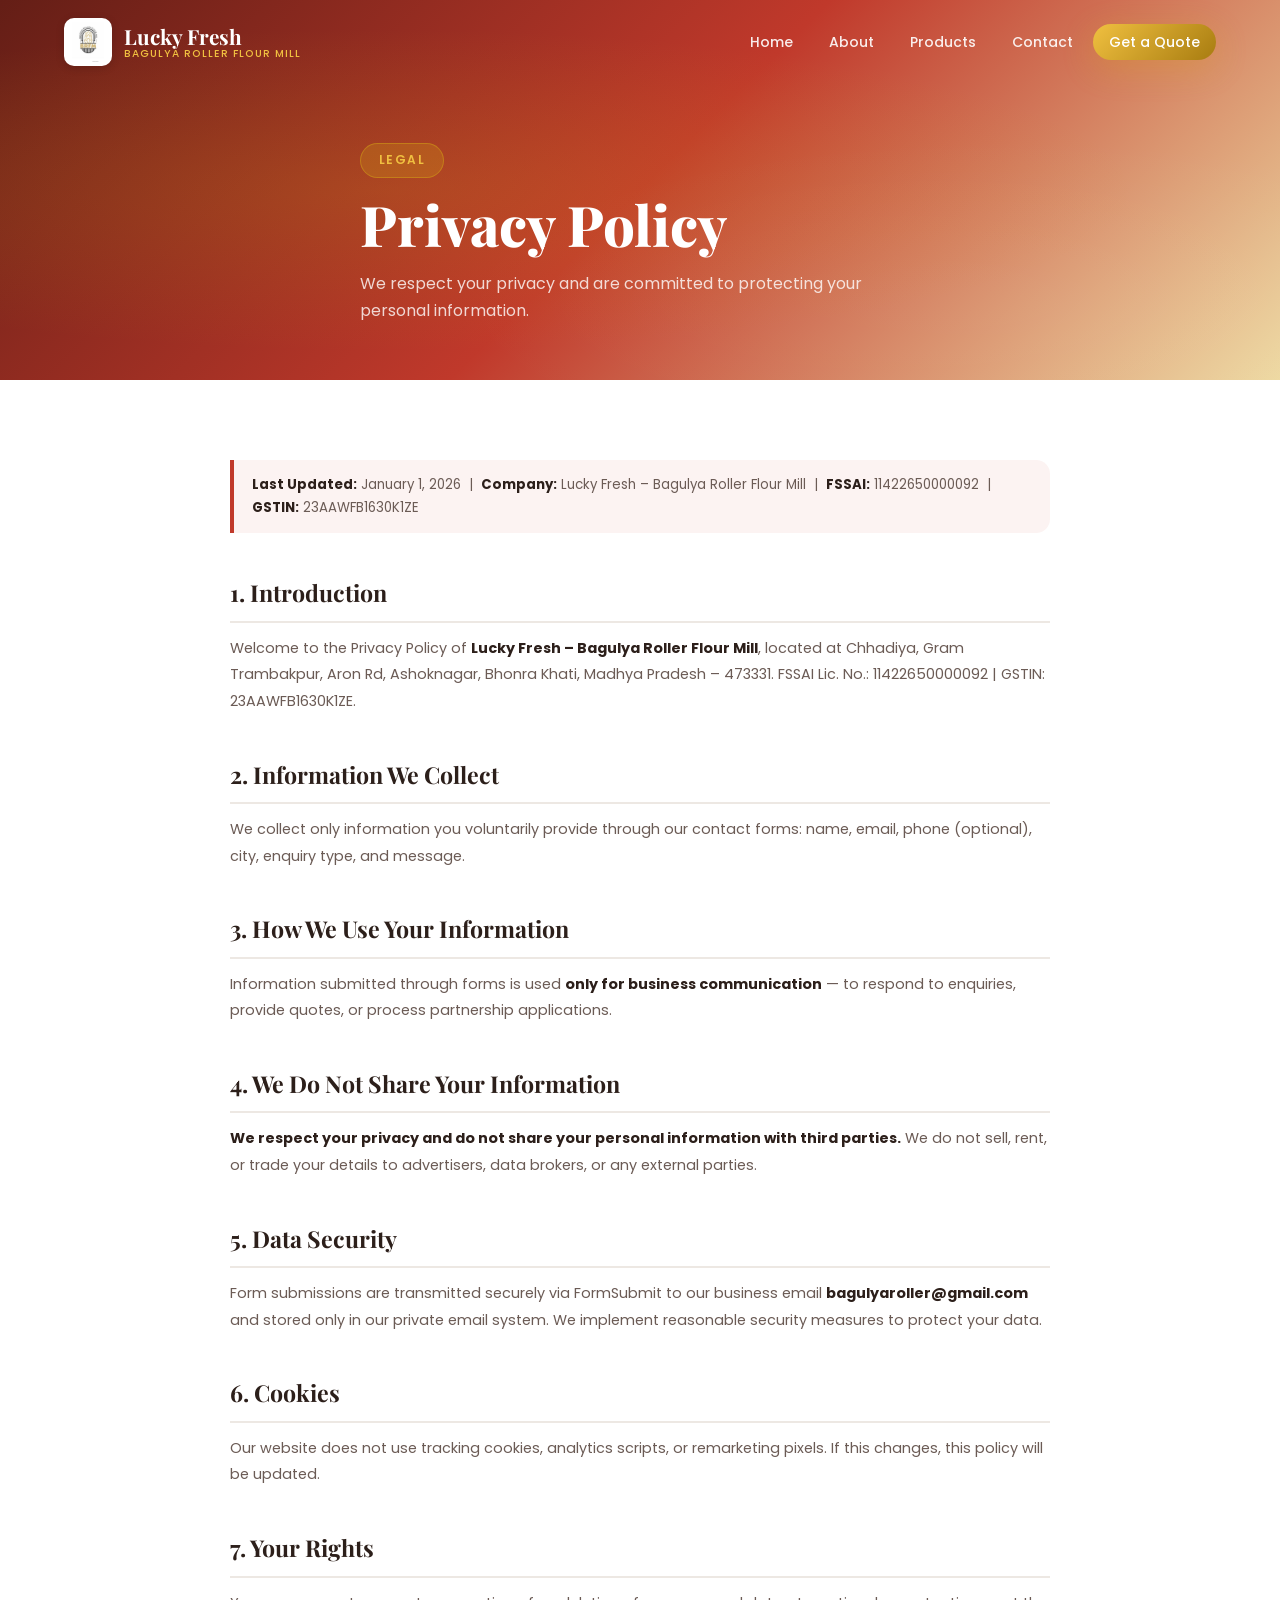
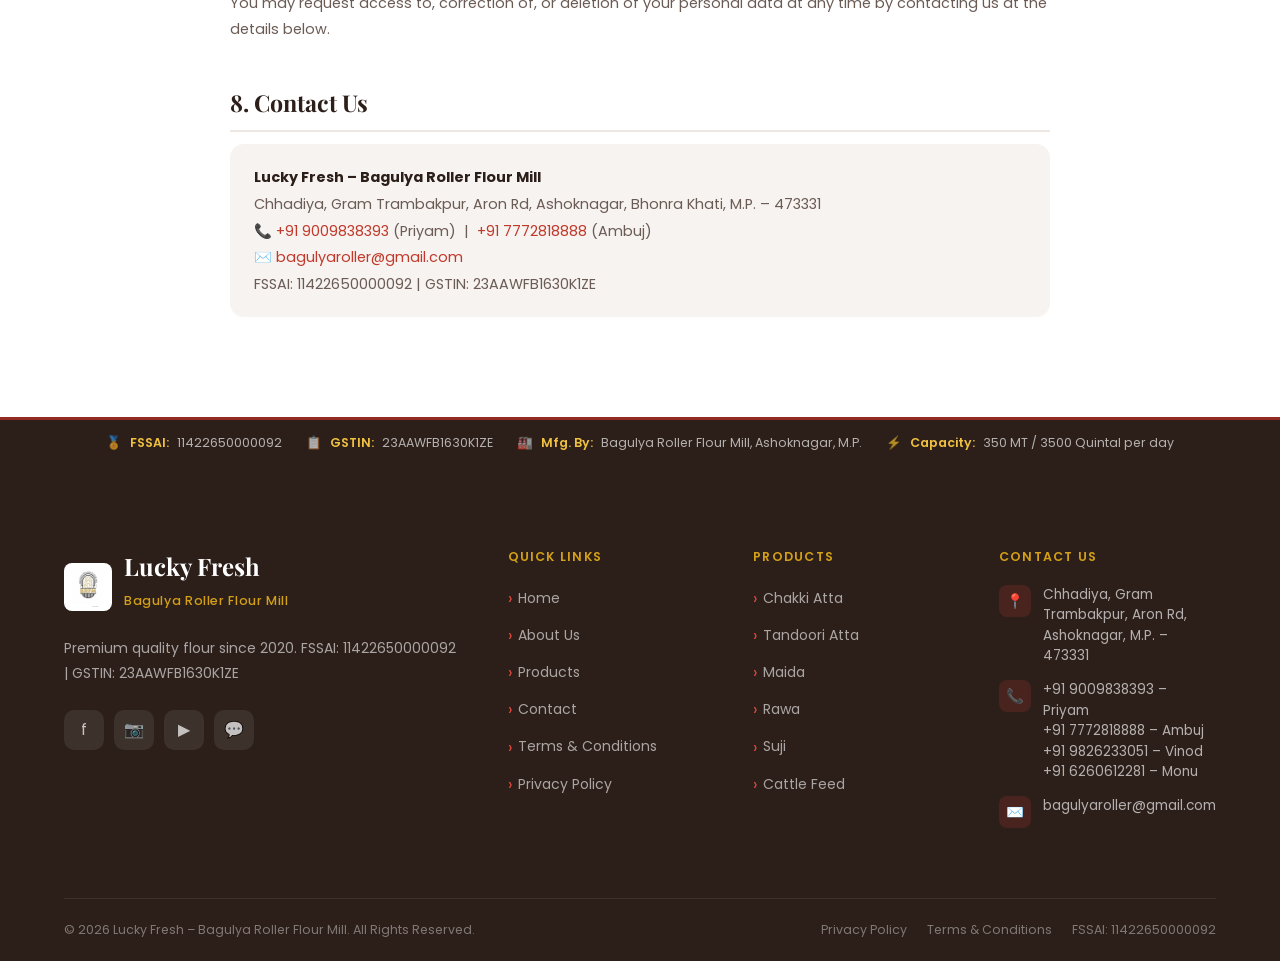
<file: luckyfresh/privacy.html>
<!DOCTYPE html>
<html lang="en">
<head>
  <meta charset="UTF-8" />
  <meta name="viewport" content="width=device-width, initial-scale=1.0" />
  <title>Privacy Policy – Lucky Fresh | Bagulya Roller Flour Mill</title>
  <meta name="description" content="Privacy Policy for Lucky Fresh – Bagulya Roller Flour Mill. We respect your privacy and do not share personal information with third parties." />
  <meta name="robots" content="index, follow" />
  <link rel="canonical" href="https://www.luckyfresh.in/privacy.html" />
  <link rel="icon" type="image/png" href="images/brfm-logo.png" />
  <link rel="alternate icon" type="image/png" href="favicon.png" sizes="32x32" />
  <link rel="apple-touch-icon" href="images/brfm-logo-touch.png" />
  <link rel="preconnect" href="https://fonts.googleapis.com" />
  <link rel="preconnect" href="https://fonts.gstatic.com" crossorigin />
  <link rel="stylesheet" href="https://fonts.googleapis.com/css2?family=Playfair+Display:wght@400;600;700;900&family=Poppins:wght@300;400;500;600;700&display=swap" />
  <link rel="stylesheet" href="css/style.css" />
</head>
<body>
<nav class="navbar" role="navigation" aria-label="Main Navigation">
  <div class="nav-inner">
    <a href="index.html" class="nav-logo" aria-label="Lucky Fresh Home">
      <img src="images/brfm-logo.png" alt="BRFM Logo" class="nav-logo-img" />
      <div class="nav-logo-text"><span class="nav-logo-name">Lucky Fresh</span><span class="nav-logo-tagline">Bagulya Roller Flour Mill</span></div>
    </a>
    <ul class="nav-links" role="list">
      <li><a href="index.html" class="nav-link">Home</a></li>
      <li><a href="about.html" class="nav-link">About</a></li>
      <li><a href="products.html" class="nav-link">Products</a></li>
      <li><a href="contact.html" class="nav-link">Contact</a></li>
      <li><a href="contact.html" class="nav-link nav-cta">Get a Quote</a></li>
    </ul>
    <button class="hamburger" aria-label="Toggle mobile menu" aria-expanded="false" aria-controls="mobileNav"><span></span><span></span><span></span></button>
  </div>
</nav>
<nav class="mobile-nav" id="mobileNav" role="navigation" aria-label="Mobile Navigation">
  <a href="index.html">🏠 Home</a>
  <a href="about.html">🏭 About Us</a>
  <a href="products.html">🌾 Products</a>
  <a href="contact.html">📞 Contact</a>
  <a href="contact.html" style="background:var(--red);color:white !important;border-radius:12px;text-align:center;margin-top:8px;font-weight:600;border-bottom:none !important;">✦ Get a Quote</a>
</nav>
<header class="page-header" role="banner">
  <div class="container"><div class="page-header-content">
    <span class="page-header-tag">Legal</span>
    <h1 class="page-header-title">Privacy Policy</h1>
    <p class="page-header-sub">We respect your privacy and are committed to protecting your personal information.</p>
  </div></div>
</header>
<section class="legal-page">
  <div class="container"><div class="legal-content">
    <div class="legal-meta"><strong>Last Updated:</strong> January 1, 2026 &nbsp;|&nbsp; <strong>Company:</strong> Lucky Fresh – Bagulya Roller Flour Mill &nbsp;|&nbsp; <strong>FSSAI:</strong> 11422650000092 &nbsp;|&nbsp; <strong>GSTIN:</strong> 23AAWFB1630K1ZE</div>
    <h2>1. Introduction</h2>
    <p>Welcome to the Privacy Policy of <strong>Lucky Fresh – Bagulya Roller Flour Mill</strong>, located at Chhadiya, Gram Trambakpur, Aron Rd, Ashoknagar, Bhonra Khati, Madhya Pradesh – 473331. FSSAI Lic. No.: 11422650000092 | GSTIN: 23AAWFB1630K1ZE.</p>
    <h2>2. Information We Collect</h2>
    <p>We collect only information you voluntarily provide through our contact forms: name, email, phone (optional), city, enquiry type, and message.</p>
    <h2>3. How We Use Your Information</h2>
    <p>Information submitted through forms is used <strong>only for business communication</strong> — to respond to enquiries, provide quotes, or process partnership applications.</p>
    <h2>4. We Do Not Share Your Information</h2>
    <p><strong>We respect your privacy and do not share your personal information with third parties.</strong> We do not sell, rent, or trade your details to advertisers, data brokers, or any external parties.</p>
    <h2>5. Data Security</h2>
    <p>Form submissions are transmitted securely via FormSubmit to our business email <strong>bagulyaroller@gmail.com</strong> and stored only in our private email system. We implement reasonable security measures to protect your data.</p>
    <h2>6. Cookies</h2>
    <p>Our website does not use tracking cookies, analytics scripts, or remarketing pixels. If this changes, this policy will be updated.</p>
    <h2>7. Your Rights</h2>
    <p>You may request access to, correction of, or deletion of your personal data at any time by contacting us at the details below.</p>
    <h2>8. Contact Us</h2>
    <div style="background:var(--gray-100);border-radius:var(--radius-md);padding:20px 24px;margin-top:8px;">
      <p style="margin:0;"><strong>Lucky Fresh – Bagulya Roller Flour Mill</strong><br />
      Chhadiya, Gram Trambakpur, Aron Rd, Ashoknagar, Bhonra Khati, M.P. – 473331<br />
      📞 <a href="tel:+919009838393" style="color:var(--red);">+91 9009838393</a> (Priyam) &nbsp;|&nbsp; <a href="tel:+917772818888" style="color:var(--red);">+91 7772818888</a> (Ambuj)<br />
      ✉️ <a href="mailto:bagulyaroller@gmail.com" style="color:var(--red);">bagulyaroller@gmail.com</a><br />
      FSSAI: 11422650000092 | GSTIN: 23AAWFB1630K1ZE</p>
    </div>
  </div></div>
</section>

<div class="compliance-strip">
  <div class="container"><div class="compliance-inner">
    <div class="compliance-item">🏅 <strong>FSSAI:</strong> 11422650000092</div>
    <div class="compliance-item">📋 <strong>GSTIN:</strong> 23AAWFB1630K1ZE</div>
    <div class="compliance-item">🏭 <strong>Mfg. By:</strong> Bagulya Roller Flour Mill, Ashoknagar, M.P.</div>
    <div class="compliance-item">⚡ <strong>Capacity:</strong> 350 MT / 3500 Quintal per day</div>
  </div></div>
</div>
<footer role="contentinfo">
  <div class="container">
    <div class="footer-grid">
      <div>
        <div style="display:flex;align-items:center;gap:12px;margin-bottom:8px;"><img src="images/brfm-logo.png" alt="BRFM Logo" style="width:48px;height:48px;object-fit:contain;border-radius:8px;background:white;padding:4px;" /><div><div class="footer-brand-name">Lucky Fresh</div><div class="footer-brand-sub">Bagulya Roller Flour Mill</div></div></div>
        <p class="footer-brand-desc">Premium quality flour since 2020. FSSAI: 11422650000092 | GSTIN: 23AAWFB1630K1ZE</p>
        <div class="footer-socials"><a href="#" class="social-btn" aria-label="Facebook">f</a><a href="#" class="social-btn" aria-label="Instagram">📷</a><a href="#" class="social-btn" aria-label="YouTube">▶</a><a href="https://wa.me/919009838393" class="social-btn" aria-label="WhatsApp">💬</a></div>
      </div>
      <div><h3 class="footer-col-title">Quick Links</h3><ul class="footer-links"><li><a href="index.html">Home</a></li><li><a href="about.html">About Us</a></li><li><a href="products.html">Products</a></li><li><a href="contact.html">Contact</a></li><li><a href="terms.html">Terms &amp; Conditions</a></li><li><a href="privacy.html">Privacy Policy</a></li></ul></div>
      <div><h3 class="footer-col-title">Products</h3><ul class="footer-links"><li><a href="products.html#atta">Chakki Atta</a></li><li><a href="products.html#tandoori">Tandoori Atta</a></li><li><a href="products.html#maida">Maida</a></li><li><a href="products.html#rawa">Rawa</a></li><li><a href="products.html#suji">Suji</a></li><li><a href="products.html#cattle">Cattle Feed</a></li></ul></div>
      <div>
        <h3 class="footer-col-title">Contact Us</h3>
        <div class="footer-contact-item"><div class="footer-contact-icon">📍</div><p class="footer-contact-text">Chhadiya, Gram Trambakpur, Aron Rd,<br>Ashoknagar, M.P. – 473331</p></div>
        <div class="footer-contact-item"><div class="footer-contact-icon">📞</div><p class="footer-contact-text">
          <a href="tel:+919009838393" style="color:inherit;">+91 9009838393</a> – Priyam<br>
          <a href="tel:+917772818888" style="color:inherit;">+91 7772818888</a> – Ambuj<br>
          <a href="tel:+919826233051" style="color:inherit;">+91 9826233051</a> – Vinod<br>
          <a href="tel:+916260612281" style="color:inherit;">+91 6260612281</a> – Monu
        </p></div>
        <div class="footer-contact-item"><div class="footer-contact-icon">✉️</div><p class="footer-contact-text"><a href="mailto:bagulyaroller@gmail.com" style="color:inherit;">bagulyaroller@gmail.com</a></p></div>
      </div>
    </div>
    <div class="footer-bottom">
      <span>© 2026 Lucky Fresh – Bagulya Roller Flour Mill. All Rights Reserved.</span>
      <div class="footer-bottom-links"><a href="privacy.html">Privacy Policy</a><a href="terms.html">Terms &amp; Conditions</a><a href="#">FSSAI: 11422650000092</a></div>
    </div>
  </div>
</footer>
<script src="js/script.js"></script>
</body>
</html>
</file>
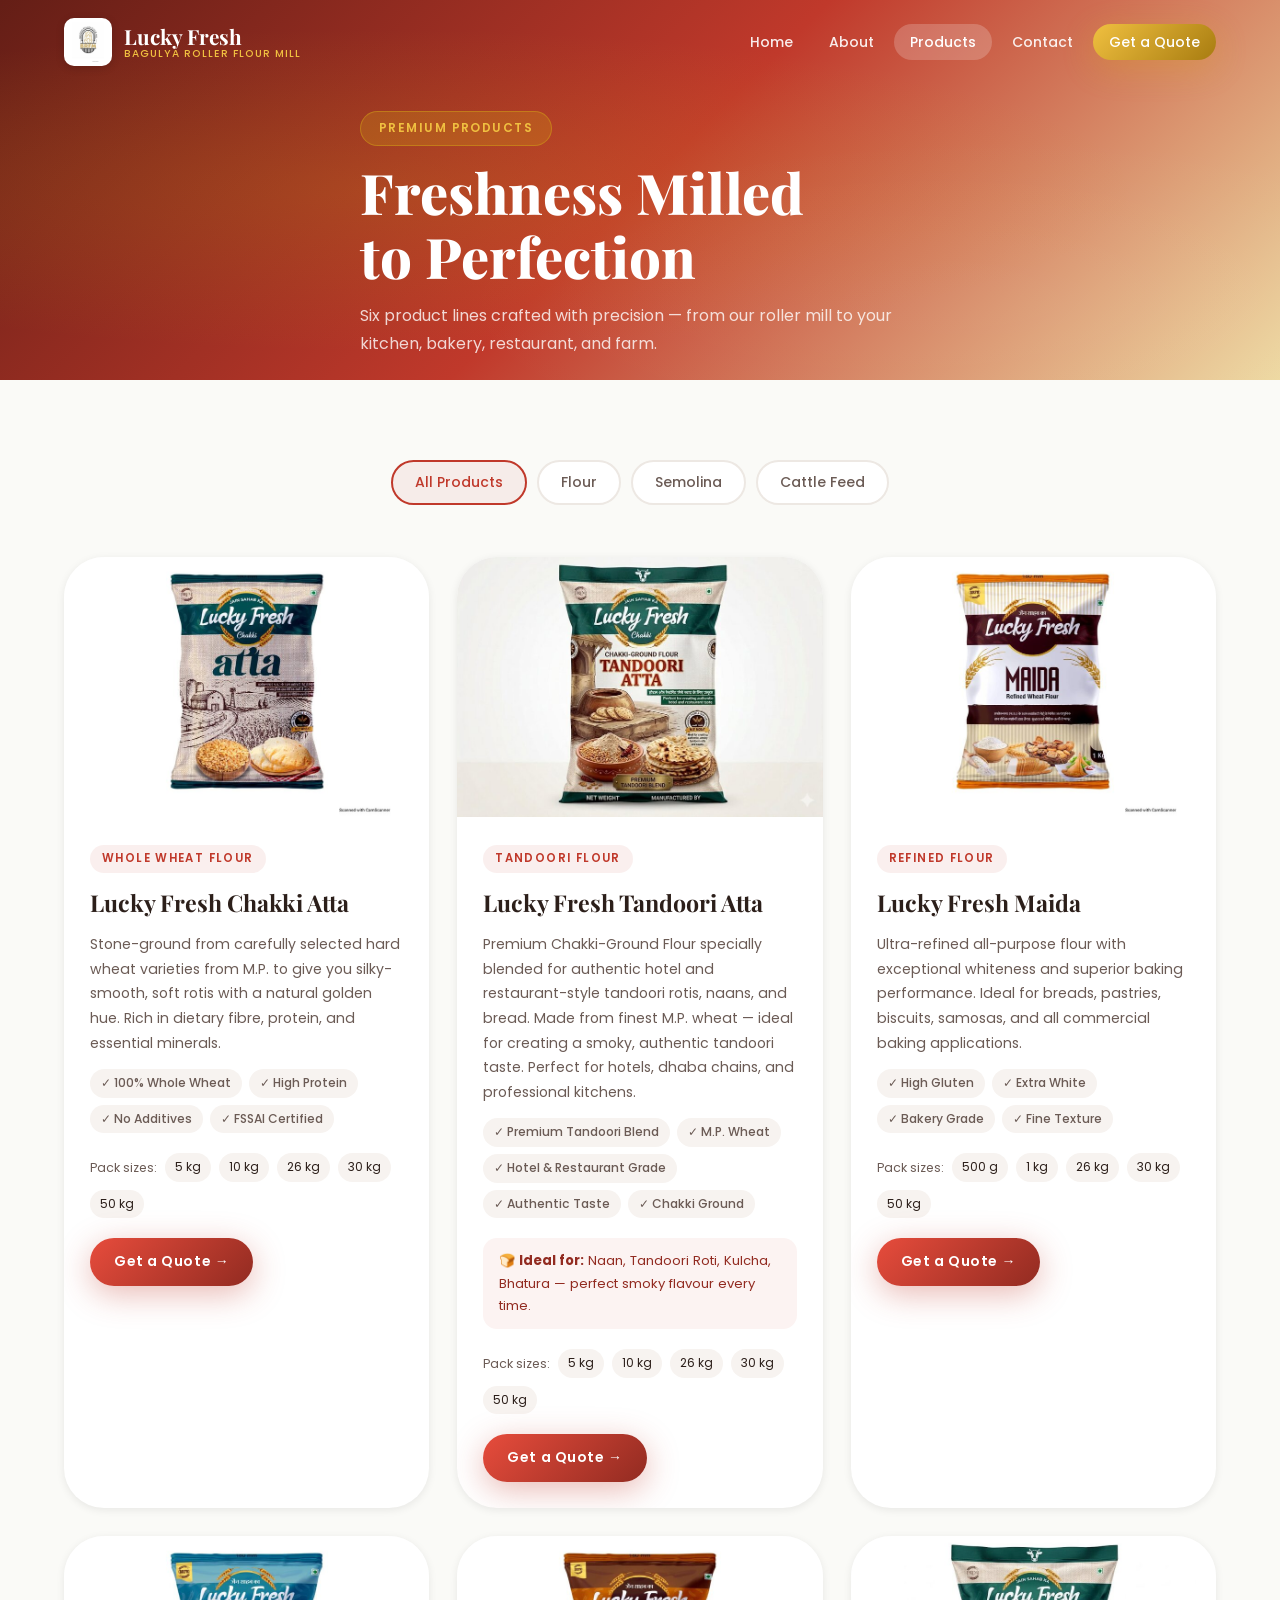
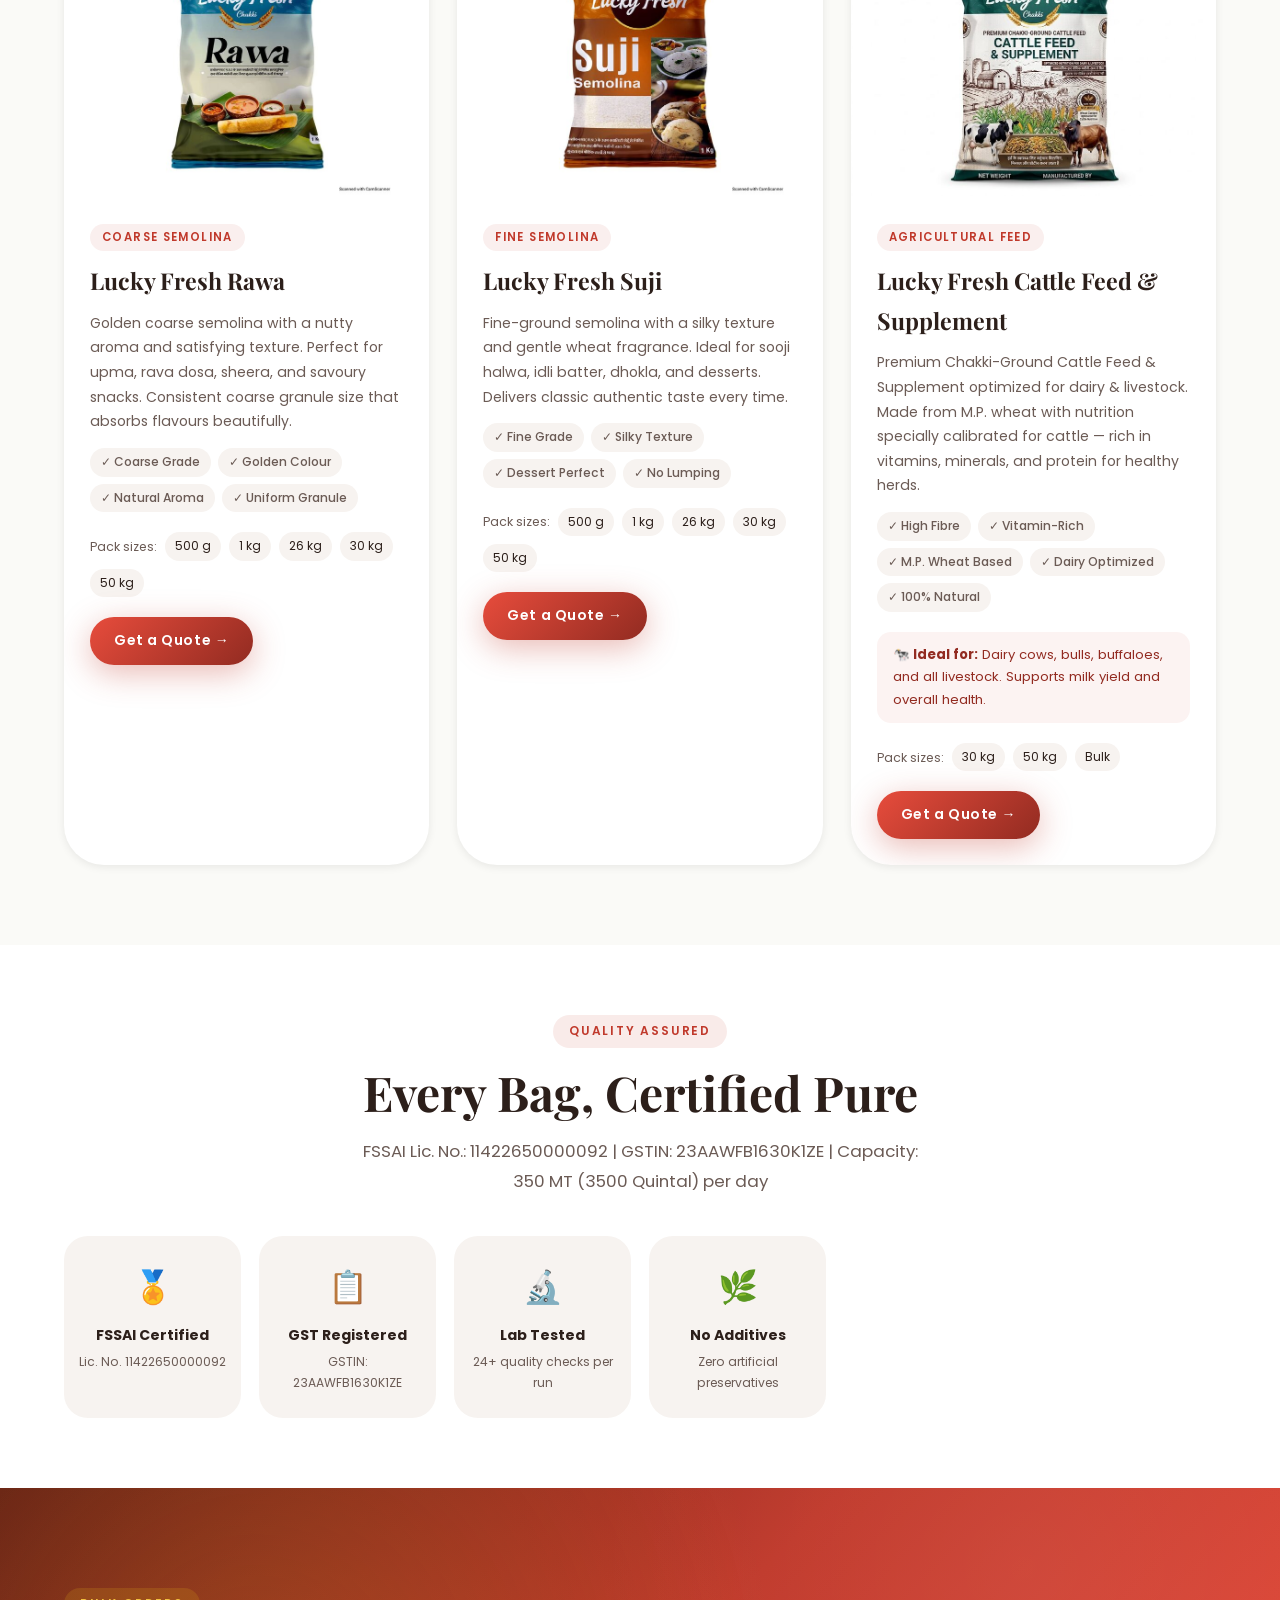
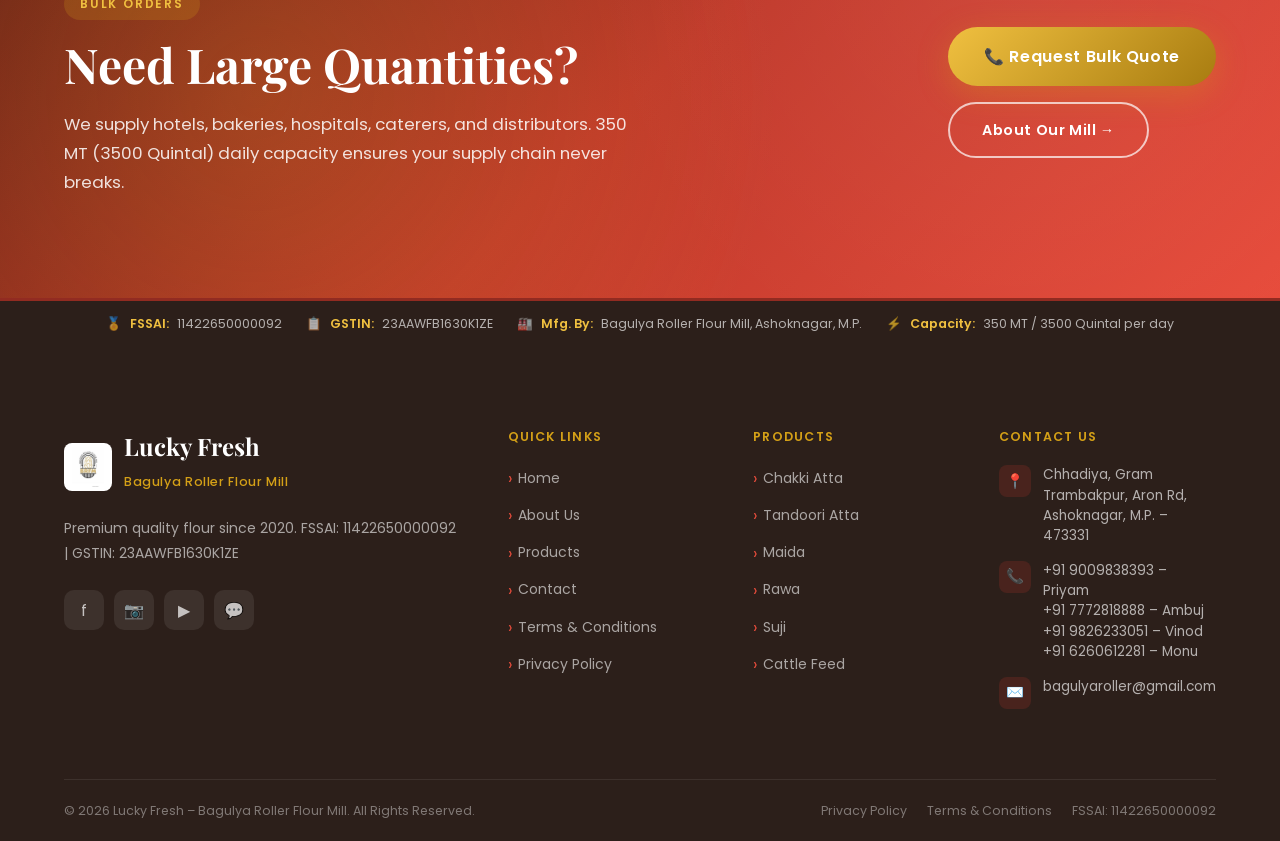
<file: luckyfresh/products.html>
<!DOCTYPE html>
<html lang="en">
<head>
  <meta charset="UTF-8" />
  <meta name="viewport" content="width=device-width, initial-scale=1.0" />
  <title>Products – Lucky Fresh Atta, Tandoori Atta, Maida, Rawa, Suji, Cattle Feed | Bagulya Roller Flour Mill</title>
  <meta name="description" content="Buy Lucky Fresh premium wheat flour: Chakki Atta, Tandoori Atta, Maida, Rawa, Suji, Cattle Feed. FSSAI 11422650000092. 350 MT daily capacity. Ashoknagar, Madhya Pradesh." />
  <meta name="robots" content="index, follow" />
  <link rel="canonical" href="https://www.luckyfresh.in/products.html" />
  <link rel="icon" type="image/png" href="images/brfm-logo.png" />
  <link rel="alternate icon" type="image/png" href="favicon.png" sizes="32x32" />
  <link rel="apple-touch-icon" href="images/brfm-logo-touch.png" />
  <link rel="preconnect" href="https://fonts.googleapis.com" />
  <link rel="preconnect" href="https://fonts.gstatic.com" crossorigin />
  <link rel="stylesheet" href="https://fonts.googleapis.com/css2?family=Playfair+Display:wght@400;600;700;900&family=Poppins:wght@300;400;500;600;700&display=swap" />
  <link rel="stylesheet" href="css/style.css" />
</head>
<body>
<nav class="navbar" role="navigation" aria-label="Main Navigation">
  <div class="nav-inner">
    <a href="index.html" class="nav-logo" aria-label="Lucky Fresh Home">
      <img src="images/brfm-logo.png" alt="BRFM Logo" class="nav-logo-img" />
      <div class="nav-logo-text"><span class="nav-logo-name">Lucky Fresh</span><span class="nav-logo-tagline">Bagulya Roller Flour Mill</span></div>
    </a>
    <ul class="nav-links" role="list">
      <li><a href="index.html" class="nav-link">Home</a></li>
      <li><a href="about.html" class="nav-link">About</a></li>
      <li><a href="products.html" class="nav-link active">Products</a></li>
      <li><a href="contact.html" class="nav-link">Contact</a></li>
      <li><a href="contact.html" class="nav-link nav-cta">Get a Quote</a></li>
    </ul>
    <button class="hamburger" aria-label="Toggle mobile menu" aria-expanded="false" aria-controls="mobileNav"><span></span><span></span><span></span></button>
  </div>
</nav>
<nav class="mobile-nav" id="mobileNav" role="navigation" aria-label="Mobile Navigation">
  <a href="index.html">🏠 Home</a>
  <a href="about.html">🏭 About Us</a>
  <a href="products.html">🌾 Products</a>
  <a href="contact.html">📞 Contact</a>
  <a href="contact.html" style="background:var(--red);color:white !important;border-radius:12px;text-align:center;margin-top:8px;font-weight:600;border-bottom:none !important;">✦ Get a Quote</a>
</nav>
<header class="page-header" role="banner">
  <div class="container"><div class="page-header-content">
    <span class="page-header-tag">Premium Products</span>
    <h1 class="page-header-title">Freshness Milled<br>to Perfection</h1>
    <p class="page-header-sub">Six product lines crafted with precision — from our roller mill to your kitchen, bakery, restaurant, and farm.</p>
  </div></div>
</header>

<section class="products-page" aria-labelledby="products-page-heading">
  <div class="container">
    <h2 class="sr-only" id="products-page-heading">All Lucky Fresh Products</h2>
    <div class="products-filter" role="group" aria-label="Filter products">
      <button class="filter-btn active" data-filter="all">All Products</button>
      <button class="filter-btn" data-filter="flour">Flour</button>
      <button class="filter-btn" data-filter="semolina">Semolina</button>
      <button class="filter-btn" data-filter="feed">Cattle Feed</button>
    </div>
    <div class="products-full-grid">

      <article class="product-full-card reveal" data-category="flour" id="atta">
        <div class="product-full-image"><img src="images/atta.jpg" alt="Lucky Fresh Chakki Atta" loading="lazy" style="width:100%;height:100%;object-fit:cover;" /></div>
        <div class="product-full-body">
          <span class="product-full-category">Whole Wheat Flour</span>
          <h2 class="product-full-name">Lucky Fresh Chakki Atta</h2>
          <p class="product-full-desc">Stone-ground from carefully selected hard wheat varieties from M.P. to give you silky-smooth, soft rotis with a natural golden hue. Rich in dietary fibre, protein, and essential minerals.</p>
          <div class="product-features"><span class="product-feature-tag">✓ 100% Whole Wheat</span><span class="product-feature-tag">✓ High Protein</span><span class="product-feature-tag">✓ No Additives</span><span class="product-feature-tag">✓ FSSAI Certified</span></div>
          <div style="display:flex;gap:8px;flex-wrap:wrap;align-items:center;margin-bottom:20px;"><span style="font-size:0.78rem;color:var(--gray-600);">Pack sizes:</span><span style="font-size:0.75rem;background:var(--gray-100);padding:4px 10px;border-radius:100px;">5 kg</span><span style="font-size:0.75rem;background:var(--gray-100);padding:4px 10px;border-radius:100px;">10 kg</span><span style="font-size:0.75rem;background:var(--gray-100);padding:4px 10px;border-radius:100px;">26 kg</span><span style="font-size:0.75rem;background:var(--gray-100);padding:4px 10px;border-radius:100px;">30 kg</span><span style="font-size:0.75rem;background:var(--gray-100);padding:4px 10px;border-radius:100px;">50 kg</span></div>
          <a href="contact.html" class="btn btn-primary" style="font-size:0.875rem;padding:12px 24px;">Get a Quote →</a>
        </div>
      </article>

      <article class="product-full-card reveal reveal-delay-1" data-category="flour" id="tandoori">
        <div class="product-full-image"><img src="images/tandoori.jpg" alt="Lucky Fresh Tandoori Atta" loading="lazy" style="width:100%;height:100%;object-fit:cover;" /></div>
        <div class="product-full-body">
          <span class="product-full-category">Tandoori Flour</span>
          <h2 class="product-full-name">Lucky Fresh Tandoori Atta</h2>
          <p class="product-full-desc">Premium Chakki-Ground Flour specially blended for authentic hotel and restaurant-style tandoori rotis, naans, and bread. Made from finest M.P. wheat — ideal for creating a smoky, authentic tandoori taste. Perfect for hotels, dhaba chains, and professional kitchens.</p>
          <div class="product-features"><span class="product-feature-tag">✓ Premium Tandoori Blend</span><span class="product-feature-tag">✓ M.P. Wheat</span><span class="product-feature-tag">✓ Hotel &amp; Restaurant Grade</span><span class="product-feature-tag">✓ Authentic Taste</span><span class="product-feature-tag">✓ Chakki Ground</span></div>
          <div style="background:rgba(192,57,43,0.06);border-radius:var(--radius-md);padding:12px 16px;margin-bottom:20px;font-size:0.82rem;color:var(--red-dark);">
            🍞 <strong>Ideal for:</strong> Naan, Tandoori Roti, Kulcha, Bhatura — perfect smoky flavour every time.
          </div>
          <div style="display:flex;gap:8px;flex-wrap:wrap;align-items:center;margin-bottom:20px;"><span style="font-size:0.78rem;color:var(--gray-600);">Pack sizes:</span><span style="font-size:0.75rem;background:var(--gray-100);padding:4px 10px;border-radius:100px;">5 kg</span><span style="font-size:0.75rem;background:var(--gray-100);padding:4px 10px;border-radius:100px;">10 kg</span><span style="font-size:0.75rem;background:var(--gray-100);padding:4px 10px;border-radius:100px;">26 kg</span><span style="font-size:0.75rem;background:var(--gray-100);padding:4px 10px;border-radius:100px;">30 kg</span><span style="font-size:0.75rem;background:var(--gray-100);padding:4px 10px;border-radius:100px;">50 kg</span></div>
          <a href="contact.html" class="btn btn-primary" style="font-size:0.875rem;padding:12px 24px;">Get a Quote →</a>
        </div>
      </article>

      <article class="product-full-card reveal reveal-delay-2" data-category="flour" id="maida">
        <div class="product-full-image"><img src="images/maida.jpg" alt="Lucky Fresh Maida" loading="lazy" style="width:100%;height:100%;object-fit:cover;" /></div>
        <div class="product-full-body">
          <span class="product-full-category">Refined Flour</span>
          <h2 class="product-full-name">Lucky Fresh Maida</h2>
          <p class="product-full-desc">Ultra-refined all-purpose flour with exceptional whiteness and superior baking performance. Ideal for breads, pastries, biscuits, samosas, and all commercial baking applications.</p>
          <div class="product-features"><span class="product-feature-tag">✓ High Gluten</span><span class="product-feature-tag">✓ Extra White</span><span class="product-feature-tag">✓ Bakery Grade</span><span class="product-feature-tag">✓ Fine Texture</span></div>
          <div style="display:flex;gap:8px;flex-wrap:wrap;align-items:center;margin-bottom:20px;"><span style="font-size:0.78rem;color:var(--gray-600);">Pack sizes:</span><span style="font-size:0.75rem;background:var(--gray-100);padding:4px 10px;border-radius:100px;">500 g</span><span style="font-size:0.75rem;background:var(--gray-100);padding:4px 10px;border-radius:100px;">1 kg</span><span style="font-size:0.75rem;background:var(--gray-100);padding:4px 10px;border-radius:100px;">26 kg</span><span style="font-size:0.75rem;background:var(--gray-100);padding:4px 10px;border-radius:100px;">30 kg</span><span style="font-size:0.75rem;background:var(--gray-100);padding:4px 10px;border-radius:100px;">50 kg</span></div>
          <a href="contact.html" class="btn btn-primary" style="font-size:0.875rem;padding:12px 24px;">Get a Quote →</a>
        </div>
      </article>

      <article class="product-full-card reveal reveal-delay-3" data-category="semolina" id="rawa">
        <div class="product-full-image"><img src="images/rawa.jpg" alt="Lucky Fresh Rawa" loading="lazy" style="width:100%;height:100%;object-fit:cover;" /></div>
        <div class="product-full-body">
          <span class="product-full-category">Coarse Semolina</span>
          <h2 class="product-full-name">Lucky Fresh Rawa</h2>
          <p class="product-full-desc">Golden coarse semolina with a nutty aroma and satisfying texture. Perfect for upma, rava dosa, sheera, and savoury snacks. Consistent coarse granule size that absorbs flavours beautifully.</p>
          <div class="product-features"><span class="product-feature-tag">✓ Coarse Grade</span><span class="product-feature-tag">✓ Golden Colour</span><span class="product-feature-tag">✓ Natural Aroma</span><span class="product-feature-tag">✓ Uniform Granule</span></div>
          <div style="display:flex;gap:8px;flex-wrap:wrap;align-items:center;margin-bottom:20px;"><span style="font-size:0.78rem;color:var(--gray-600);">Pack sizes:</span><span style="font-size:0.75rem;background:var(--gray-100);padding:4px 10px;border-radius:100px;">500 g</span><span style="font-size:0.75rem;background:var(--gray-100);padding:4px 10px;border-radius:100px;">1 kg</span><span style="font-size:0.75rem;background:var(--gray-100);padding:4px 10px;border-radius:100px;">26 kg</span><span style="font-size:0.75rem;background:var(--gray-100);padding:4px 10px;border-radius:100px;">30 kg</span><span style="font-size:0.75rem;background:var(--gray-100);padding:4px 10px;border-radius:100px;">50 kg</span></div>
          <a href="contact.html" class="btn btn-primary" style="font-size:0.875rem;padding:12px 24px;">Get a Quote →</a>
        </div>
      </article>

      <article class="product-full-card reveal reveal-delay-4" data-category="semolina" id="suji">
        <div class="product-full-image"><img src="images/suji.jpg" alt="Lucky Fresh Suji" loading="lazy" style="width:100%;height:100%;object-fit:cover;" /></div>
        <div class="product-full-body">
          <span class="product-full-category">Fine Semolina</span>
          <h2 class="product-full-name">Lucky Fresh Suji</h2>
          <p class="product-full-desc">Fine-ground semolina with a silky texture and gentle wheat fragrance. Ideal for sooji halwa, idli batter, dhokla, and desserts. Delivers classic authentic taste every time.</p>
          <div class="product-features"><span class="product-feature-tag">✓ Fine Grade</span><span class="product-feature-tag">✓ Silky Texture</span><span class="product-feature-tag">✓ Dessert Perfect</span><span class="product-feature-tag">✓ No Lumping</span></div>
          <div style="display:flex;gap:8px;flex-wrap:wrap;align-items:center;margin-bottom:20px;"><span style="font-size:0.78rem;color:var(--gray-600);">Pack sizes:</span><span style="font-size:0.75rem;background:var(--gray-100);padding:4px 10px;border-radius:100px;">500 g</span><span style="font-size:0.75rem;background:var(--gray-100);padding:4px 10px;border-radius:100px;">1 kg</span><span style="font-size:0.75rem;background:var(--gray-100);padding:4px 10px;border-radius:100px;">26 kg</span><span style="font-size:0.75rem;background:var(--gray-100);padding:4px 10px;border-radius:100px;">30 kg</span><span style="font-size:0.75rem;background:var(--gray-100);padding:4px 10px;border-radius:100px;">50 kg</span></div>
          <a href="contact.html" class="btn btn-primary" style="font-size:0.875rem;padding:12px 24px;">Get a Quote →</a>
        </div>
      </article>

      <article class="product-full-card reveal reveal-delay-1" data-category="feed" id="cattle">
        <div class="product-full-image"><img src="images/cattle.jpg" alt="Lucky Fresh Cattle Feed" loading="lazy" style="width:100%;height:100%;object-fit:cover;" /></div>
        <div class="product-full-body">
          <span class="product-full-category">Agricultural Feed</span>
          <h2 class="product-full-name">Lucky Fresh Cattle Feed &amp; Supplement</h2>
          <p class="product-full-desc">Premium Chakki-Ground Cattle Feed &amp; Supplement optimized for dairy &amp; livestock. Made from M.P. wheat with nutrition specially calibrated for cattle — rich in vitamins, minerals, and protein for healthy herds.</p>
          <div class="product-features"><span class="product-feature-tag">✓ High Fibre</span><span class="product-feature-tag">✓ Vitamin-Rich</span><span class="product-feature-tag">✓ M.P. Wheat Based</span><span class="product-feature-tag">✓ Dairy Optimized</span><span class="product-feature-tag">✓ 100% Natural</span></div>
          <div style="background:rgba(192,57,43,0.06);border-radius:var(--radius-md);padding:12px 16px;margin-bottom:20px;font-size:0.82rem;color:var(--red-dark);">🐄 <strong>Ideal for:</strong> Dairy cows, bulls, buffaloes, and all livestock. Supports milk yield and overall health.</div>
          <div style="display:flex;gap:8px;flex-wrap:wrap;align-items:center;margin-bottom:20px;"><span style="font-size:0.78rem;color:var(--gray-600);">Pack sizes:</span><span style="font-size:0.75rem;background:var(--gray-100);padding:4px 10px;border-radius:100px;">30 kg</span><span style="font-size:0.75rem;background:var(--gray-100);padding:4px 10px;border-radius:100px;">50 kg</span><span style="font-size:0.75rem;background:var(--gray-100);padding:4px 10px;border-radius:100px;">Bulk</span></div>
          <a href="contact.html" class="btn btn-primary" style="font-size:0.875rem;padding:12px 24px;">Get a Quote →</a>
        </div>
      </article>

    </div>
  </div>
</section>

<section style="padding:70px 0;background:var(--white);" aria-label="Quality Certifications">
  <div class="container">
    <div class="text-center reveal"><span class="section-tag">Quality Assured</span><h2 class="section-title">Every Bag, Certified Pure</h2><p class="section-subtitle" style="margin:0 auto 40px;">FSSAI Lic. No.: 11422650000092 | GSTIN: 23AAWFB1630K1ZE | Capacity: 350 MT (3500 Quintal) per day</p></div>
    <div style="display:grid;grid-template-columns:repeat(auto-fill,minmax(170px,1fr));gap:18px;" class="reveal">
      <div style="text-align:center;padding:24px 14px;background:var(--gray-100);border-radius:var(--radius-lg);"><div style="font-size:2rem;margin-bottom:10px;">🏅</div><div style="font-weight:700;color:var(--gray-800);margin-bottom:4px;font-size:0.88rem;">FSSAI Certified</div><div style="font-size:0.76rem;color:var(--gray-600);">Lic. No. 11422650000092</div></div>
      <div style="text-align:center;padding:24px 14px;background:var(--gray-100);border-radius:var(--radius-lg);"><div style="font-size:2rem;margin-bottom:10px;">📋</div><div style="font-weight:700;color:var(--gray-800);margin-bottom:4px;font-size:0.88rem;">GST Registered</div><div style="font-size:0.76rem;color:var(--gray-600);">GSTIN: 23AAWFB1630K1ZE</div></div>
      <div style="text-align:center;padding:24px 14px;background:var(--gray-100);border-radius:var(--radius-lg);"><div style="font-size:2rem;margin-bottom:10px;">🔬</div><div style="font-weight:700;color:var(--gray-800);margin-bottom:4px;font-size:0.88rem;">Lab Tested</div><div style="font-size:0.76rem;color:var(--gray-600);">24+ quality checks per run</div></div>
      <div style="text-align:center;padding:24px 14px;background:var(--gray-100);border-radius:var(--radius-lg);"><div style="font-size:2rem;margin-bottom:10px;">🌿</div><div style="font-weight:700;color:var(--gray-800);margin-bottom:4px;font-size:0.88rem;">No Additives</div><div style="font-size:0.76rem;color:var(--gray-600);">Zero artificial preservatives</div></div>
    </div>
  </div>
</section>

<section class="distributor-section" aria-label="Bulk Orders">
  <div class="container">
    <div class="distributor-inner">
      <div class="distributor-content reveal"><span class="section-tag" style="background:rgba(212,160,23,0.2);color:var(--gold-light);">Bulk Orders</span><h2 class="section-title" style="color:var(--white);">Need Large Quantities?</h2><p class="section-subtitle" style="color:rgba(255,255,255,0.85);">We supply hotels, bakeries, hospitals, caterers, and distributors. 350 MT (3500 Quintal) daily capacity ensures your supply chain never breaks.</p></div>
      <div class="distributor-actions reveal reveal-delay-2"><a href="contact.html" class="btn btn-gold" style="font-size:1rem;padding:16px 36px;">📞 Request Bulk Quote</a><a href="about.html" class="btn btn-secondary">About Our Mill →</a></div>
    </div>
  </div>
</section>
<style>.sr-only{position:absolute;width:1px;height:1px;padding:0;margin:-1px;overflow:hidden;clip:rect(0,0,0,0);white-space:nowrap;border:0;}</style>

<div class="compliance-strip">
  <div class="container"><div class="compliance-inner">
    <div class="compliance-item">🏅 <strong>FSSAI:</strong> 11422650000092</div>
    <div class="compliance-item">📋 <strong>GSTIN:</strong> 23AAWFB1630K1ZE</div>
    <div class="compliance-item">🏭 <strong>Mfg. By:</strong> Bagulya Roller Flour Mill, Ashoknagar, M.P.</div>
    <div class="compliance-item">⚡ <strong>Capacity:</strong> 350 MT / 3500 Quintal per day</div>
  </div></div>
</div>
<footer role="contentinfo">
  <div class="container">
    <div class="footer-grid">
      <div>
        <div style="display:flex;align-items:center;gap:12px;margin-bottom:8px;"><img src="images/brfm-logo.png" alt="BRFM Logo" style="width:48px;height:48px;object-fit:contain;border-radius:8px;background:white;padding:4px;" /><div><div class="footer-brand-name">Lucky Fresh</div><div class="footer-brand-sub">Bagulya Roller Flour Mill</div></div></div>
        <p class="footer-brand-desc">Premium quality flour since 2020. FSSAI: 11422650000092 | GSTIN: 23AAWFB1630K1ZE</p>
        <div class="footer-socials"><a href="#" class="social-btn" aria-label="Facebook">f</a><a href="#" class="social-btn" aria-label="Instagram">📷</a><a href="#" class="social-btn" aria-label="YouTube">▶</a><a href="https://wa.me/919009838393" class="social-btn" aria-label="WhatsApp">💬</a></div>
      </div>
      <div><h3 class="footer-col-title">Quick Links</h3><ul class="footer-links"><li><a href="index.html">Home</a></li><li><a href="about.html">About Us</a></li><li><a href="products.html">Products</a></li><li><a href="contact.html">Contact</a></li><li><a href="terms.html">Terms &amp; Conditions</a></li><li><a href="privacy.html">Privacy Policy</a></li></ul></div>
      <div><h3 class="footer-col-title">Products</h3><ul class="footer-links"><li><a href="products.html#atta">Chakki Atta</a></li><li><a href="products.html#tandoori">Tandoori Atta</a></li><li><a href="products.html#maida">Maida</a></li><li><a href="products.html#rawa">Rawa</a></li><li><a href="products.html#suji">Suji</a></li><li><a href="products.html#cattle">Cattle Feed</a></li></ul></div>
      <div>
        <h3 class="footer-col-title">Contact Us</h3>
        <div class="footer-contact-item"><div class="footer-contact-icon">📍</div><p class="footer-contact-text">Chhadiya, Gram Trambakpur, Aron Rd,<br>Ashoknagar, M.P. – 473331</p></div>
        <div class="footer-contact-item"><div class="footer-contact-icon">📞</div><p class="footer-contact-text">
          <a href="tel:+919009838393" style="color:inherit;">+91 9009838393</a> – Priyam<br>
          <a href="tel:+917772818888" style="color:inherit;">+91 7772818888</a> – Ambuj<br>
          <a href="tel:+919826233051" style="color:inherit;">+91 9826233051</a> – Vinod<br>
          <a href="tel:+916260612281" style="color:inherit;">+91 6260612281</a> – Monu
        </p></div>
        <div class="footer-contact-item"><div class="footer-contact-icon">✉️</div><p class="footer-contact-text"><a href="mailto:bagulyaroller@gmail.com" style="color:inherit;">bagulyaroller@gmail.com</a></p></div>
      </div>
    </div>
    <div class="footer-bottom">
      <span>© 2026 Lucky Fresh – Bagulya Roller Flour Mill. All Rights Reserved.</span>
      <div class="footer-bottom-links"><a href="privacy.html">Privacy Policy</a><a href="terms.html">Terms &amp; Conditions</a><a href="#">FSSAI: 11422650000092</a></div>
    </div>
  </div>
</footer>
<script src="js/script.js"></script>
</body>
</html>
</file>
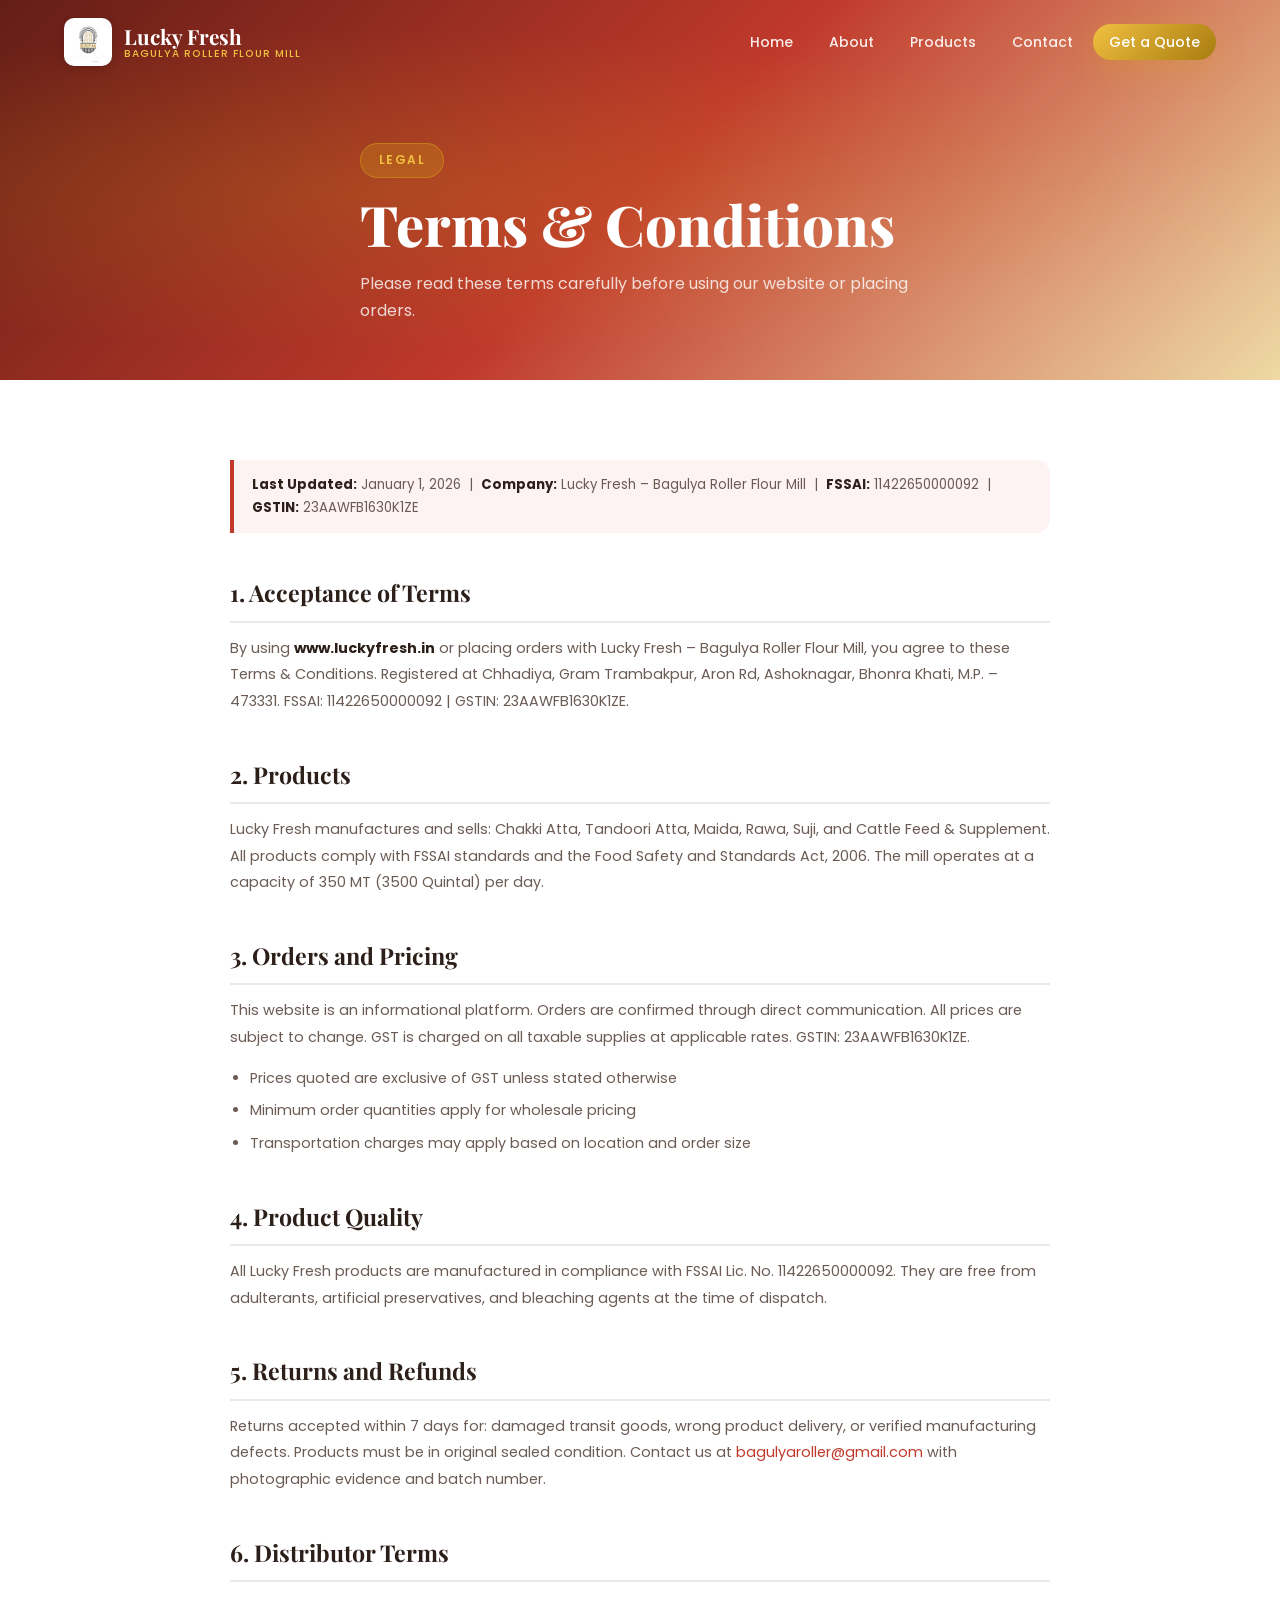
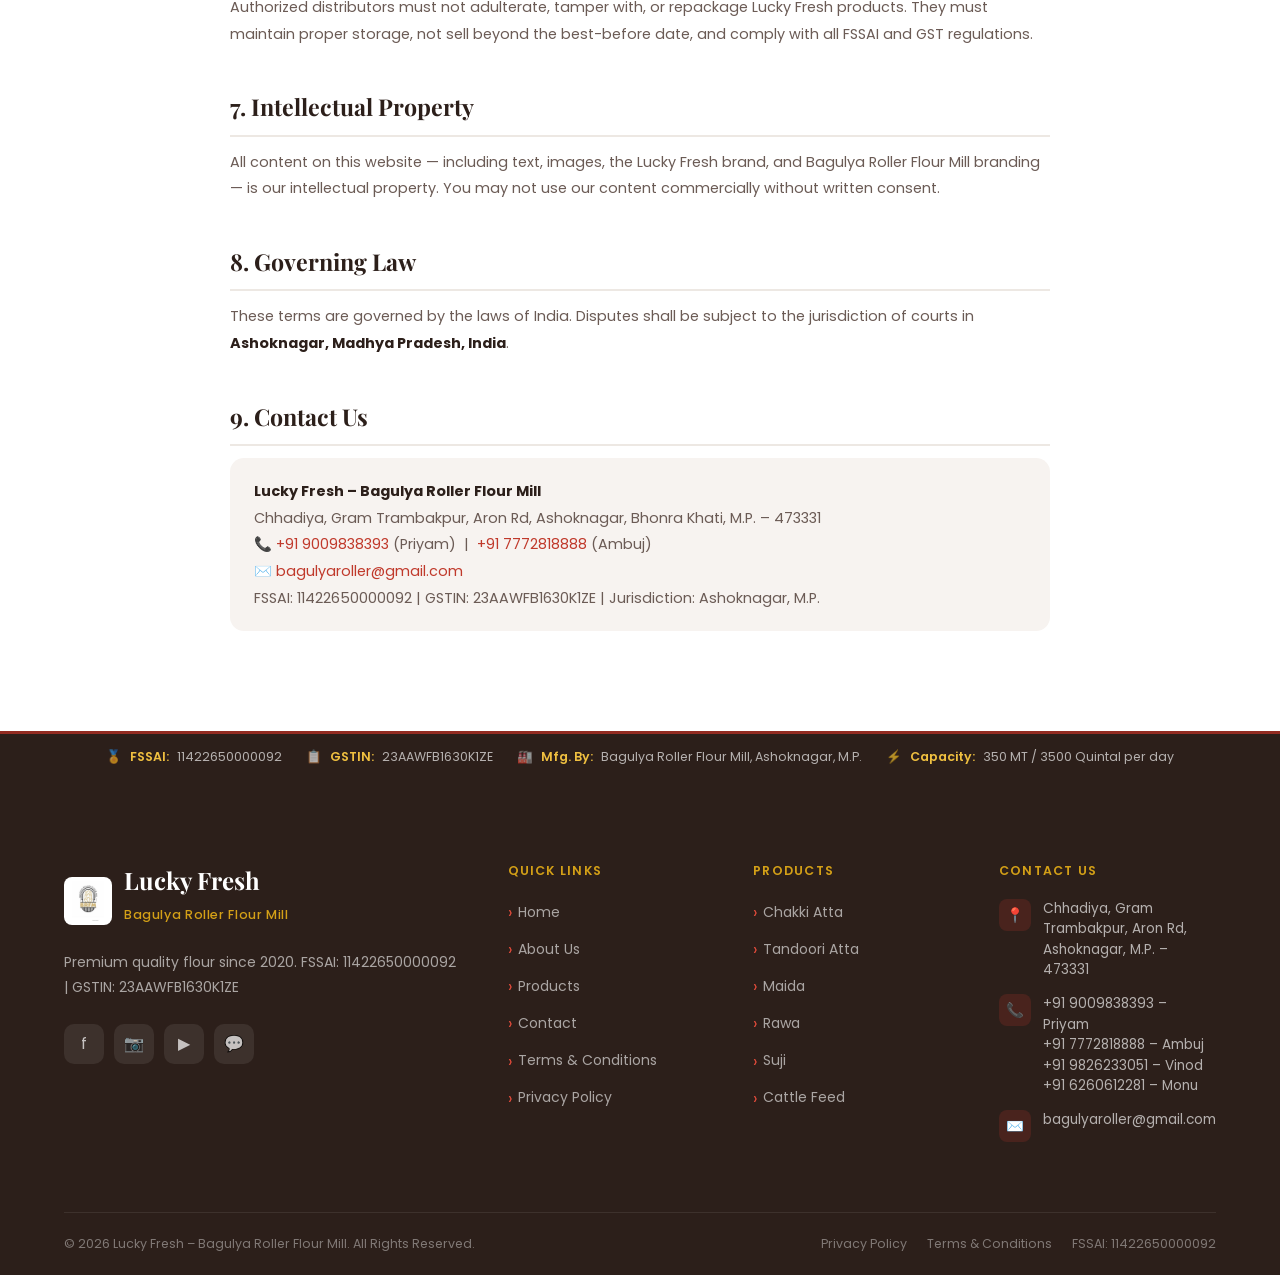
<file: luckyfresh/terms.html>
<!DOCTYPE html>
<html lang="en">
<head>
  <meta charset="UTF-8" />
  <meta name="viewport" content="width=device-width, initial-scale=1.0" />
  <title>Terms & Conditions – Lucky Fresh | Bagulya Roller Flour Mill</title>
  <meta name="description" content="Terms and Conditions for Lucky Fresh – Bagulya Roller Flour Mill. FSSAI 11422650000092. GSTIN 23AAWFB1630K1ZE. Ashoknagar, Madhya Pradesh." />
  <meta name="robots" content="index, follow" />
  <link rel="canonical" href="https://www.luckyfresh.in/terms.html" />
  <link rel="icon" type="image/png" href="images/brfm-logo.png" />
  <link rel="alternate icon" type="image/png" href="favicon.png" sizes="32x32" />
  <link rel="apple-touch-icon" href="images/brfm-logo-touch.png" />
  <link rel="preconnect" href="https://fonts.googleapis.com" />
  <link rel="preconnect" href="https://fonts.gstatic.com" crossorigin />
  <link rel="stylesheet" href="https://fonts.googleapis.com/css2?family=Playfair+Display:wght@400;600;700;900&family=Poppins:wght@300;400;500;600;700&display=swap" />
  <link rel="stylesheet" href="css/style.css" />
</head>
<body>
<nav class="navbar" role="navigation" aria-label="Main Navigation">
  <div class="nav-inner">
    <a href="index.html" class="nav-logo" aria-label="Lucky Fresh Home">
      <img src="images/brfm-logo.png" alt="BRFM Logo" class="nav-logo-img" />
      <div class="nav-logo-text"><span class="nav-logo-name">Lucky Fresh</span><span class="nav-logo-tagline">Bagulya Roller Flour Mill</span></div>
    </a>
    <ul class="nav-links" role="list">
      <li><a href="index.html" class="nav-link">Home</a></li>
      <li><a href="about.html" class="nav-link">About</a></li>
      <li><a href="products.html" class="nav-link">Products</a></li>
      <li><a href="contact.html" class="nav-link">Contact</a></li>
      <li><a href="contact.html" class="nav-link nav-cta">Get a Quote</a></li>
    </ul>
    <button class="hamburger" aria-label="Toggle mobile menu" aria-expanded="false" aria-controls="mobileNav"><span></span><span></span><span></span></button>
  </div>
</nav>
<nav class="mobile-nav" id="mobileNav" role="navigation" aria-label="Mobile Navigation">
  <a href="index.html">🏠 Home</a>
  <a href="about.html">🏭 About Us</a>
  <a href="products.html">🌾 Products</a>
  <a href="contact.html">📞 Contact</a>
  <a href="contact.html" style="background:var(--red);color:white !important;border-radius:12px;text-align:center;margin-top:8px;font-weight:600;border-bottom:none !important;">✦ Get a Quote</a>
</nav>
<header class="page-header" role="banner">
  <div class="container"><div class="page-header-content">
    <span class="page-header-tag">Legal</span>
    <h1 class="page-header-title">Terms &amp; Conditions</h1>
    <p class="page-header-sub">Please read these terms carefully before using our website or placing orders.</p>
  </div></div>
</header>
<section class="legal-page">
  <div class="container"><div class="legal-content">
    <div class="legal-meta"><strong>Last Updated:</strong> January 1, 2026 &nbsp;|&nbsp; <strong>Company:</strong> Lucky Fresh – Bagulya Roller Flour Mill &nbsp;|&nbsp; <strong>FSSAI:</strong> 11422650000092 &nbsp;|&nbsp; <strong>GSTIN:</strong> 23AAWFB1630K1ZE</div>
    <h2>1. Acceptance of Terms</h2>
    <p>By using <strong>www.luckyfresh.in</strong> or placing orders with Lucky Fresh – Bagulya Roller Flour Mill, you agree to these Terms & Conditions. Registered at Chhadiya, Gram Trambakpur, Aron Rd, Ashoknagar, Bhonra Khati, M.P. – 473331. FSSAI: 11422650000092 | GSTIN: 23AAWFB1630K1ZE.</p>
    <h2>2. Products</h2>
    <p>Lucky Fresh manufactures and sells: Chakki Atta, Tandoori Atta, Maida, Rawa, Suji, and Cattle Feed & Supplement. All products comply with FSSAI standards and the Food Safety and Standards Act, 2006. The mill operates at a capacity of 350 MT (3500 Quintal) per day.</p>
    <h2>3. Orders and Pricing</h2>
    <p>This website is an informational platform. Orders are confirmed through direct communication. All prices are subject to change. GST is charged on all taxable supplies at applicable rates. GSTIN: 23AAWFB1630K1ZE.</p>
    <ul><li>Prices quoted are exclusive of GST unless stated otherwise</li><li>Minimum order quantities apply for wholesale pricing</li><li>Transportation charges may apply based on location and order size</li></ul>
    <h2>4. Product Quality</h2>
    <p>All Lucky Fresh products are manufactured in compliance with FSSAI Lic. No. 11422650000092. They are free from adulterants, artificial preservatives, and bleaching agents at the time of dispatch.</p>
    <h2>5. Returns and Refunds</h2>
    <p>Returns accepted within 7 days for: damaged transit goods, wrong product delivery, or verified manufacturing defects. Products must be in original sealed condition. Contact us at <a href="mailto:bagulyaroller@gmail.com" style="color:var(--red);">bagulyaroller@gmail.com</a> with photographic evidence and batch number.</p>
    <h2>6. Distributor Terms</h2>
    <p>Authorized distributors must not adulterate, tamper with, or repackage Lucky Fresh products. They must maintain proper storage, not sell beyond the best-before date, and comply with all FSSAI and GST regulations.</p>
    <h2>7. Intellectual Property</h2>
    <p>All content on this website — including text, images, the Lucky Fresh brand, and Bagulya Roller Flour Mill branding — is our intellectual property. You may not use our content commercially without written consent.</p>
    <h2>8. Governing Law</h2>
    <p>These terms are governed by the laws of India. Disputes shall be subject to the jurisdiction of courts in <strong>Ashoknagar, Madhya Pradesh, India</strong>.</p>
    <h2>9. Contact Us</h2>
    <div style="background:var(--gray-100);border-radius:var(--radius-md);padding:20px 24px;margin-top:8px;">
      <p style="margin:0;"><strong>Lucky Fresh – Bagulya Roller Flour Mill</strong><br />
      Chhadiya, Gram Trambakpur, Aron Rd, Ashoknagar, Bhonra Khati, M.P. – 473331<br />
      📞 <a href="tel:+919009838393" style="color:var(--red);">+91 9009838393</a> (Priyam) &nbsp;|&nbsp; <a href="tel:+917772818888" style="color:var(--red);">+91 7772818888</a> (Ambuj)<br />
      ✉️ <a href="mailto:bagulyaroller@gmail.com" style="color:var(--red);">bagulyaroller@gmail.com</a><br />
      FSSAI: 11422650000092 | GSTIN: 23AAWFB1630K1ZE | Jurisdiction: Ashoknagar, M.P.</p>
    </div>
  </div></div>
</section>

<div class="compliance-strip">
  <div class="container"><div class="compliance-inner">
    <div class="compliance-item">🏅 <strong>FSSAI:</strong> 11422650000092</div>
    <div class="compliance-item">📋 <strong>GSTIN:</strong> 23AAWFB1630K1ZE</div>
    <div class="compliance-item">🏭 <strong>Mfg. By:</strong> Bagulya Roller Flour Mill, Ashoknagar, M.P.</div>
    <div class="compliance-item">⚡ <strong>Capacity:</strong> 350 MT / 3500 Quintal per day</div>
  </div></div>
</div>
<footer role="contentinfo">
  <div class="container">
    <div class="footer-grid">
      <div>
        <div style="display:flex;align-items:center;gap:12px;margin-bottom:8px;"><img src="images/brfm-logo.png" alt="BRFM Logo" style="width:48px;height:48px;object-fit:contain;border-radius:8px;background:white;padding:4px;" /><div><div class="footer-brand-name">Lucky Fresh</div><div class="footer-brand-sub">Bagulya Roller Flour Mill</div></div></div>
        <p class="footer-brand-desc">Premium quality flour since 2020. FSSAI: 11422650000092 | GSTIN: 23AAWFB1630K1ZE</p>
        <div class="footer-socials"><a href="#" class="social-btn" aria-label="Facebook">f</a><a href="#" class="social-btn" aria-label="Instagram">📷</a><a href="#" class="social-btn" aria-label="YouTube">▶</a><a href="https://wa.me/919009838393" class="social-btn" aria-label="WhatsApp">💬</a></div>
      </div>
      <div><h3 class="footer-col-title">Quick Links</h3><ul class="footer-links"><li><a href="index.html">Home</a></li><li><a href="about.html">About Us</a></li><li><a href="products.html">Products</a></li><li><a href="contact.html">Contact</a></li><li><a href="terms.html">Terms &amp; Conditions</a></li><li><a href="privacy.html">Privacy Policy</a></li></ul></div>
      <div><h3 class="footer-col-title">Products</h3><ul class="footer-links"><li><a href="products.html#atta">Chakki Atta</a></li><li><a href="products.html#tandoori">Tandoori Atta</a></li><li><a href="products.html#maida">Maida</a></li><li><a href="products.html#rawa">Rawa</a></li><li><a href="products.html#suji">Suji</a></li><li><a href="products.html#cattle">Cattle Feed</a></li></ul></div>
      <div>
        <h3 class="footer-col-title">Contact Us</h3>
        <div class="footer-contact-item"><div class="footer-contact-icon">📍</div><p class="footer-contact-text">Chhadiya, Gram Trambakpur, Aron Rd,<br>Ashoknagar, M.P. – 473331</p></div>
        <div class="footer-contact-item"><div class="footer-contact-icon">📞</div><p class="footer-contact-text">
          <a href="tel:+919009838393" style="color:inherit;">+91 9009838393</a> – Priyam<br>
          <a href="tel:+917772818888" style="color:inherit;">+91 7772818888</a> – Ambuj<br>
          <a href="tel:+919826233051" style="color:inherit;">+91 9826233051</a> – Vinod<br>
          <a href="tel:+916260612281" style="color:inherit;">+91 6260612281</a> – Monu
        </p></div>
        <div class="footer-contact-item"><div class="footer-contact-icon">✉️</div><p class="footer-contact-text"><a href="mailto:bagulyaroller@gmail.com" style="color:inherit;">bagulyaroller@gmail.com</a></p></div>
      </div>
    </div>
    <div class="footer-bottom">
      <span>© 2026 Lucky Fresh – Bagulya Roller Flour Mill. All Rights Reserved.</span>
      <div class="footer-bottom-links"><a href="privacy.html">Privacy Policy</a><a href="terms.html">Terms &amp; Conditions</a><a href="#">FSSAI: 11422650000092</a></div>
    </div>
  </div>
</footer>
<script src="js/script.js"></script>
</body>
</html>
</file>
<file: luckyfresh/css/style.css>
/* ============================================================
   Lucky Fresh – Bagulya Roller Flour Mill
   Main Stylesheet  |  Red & Warm Theme
   ============================================================ */

@import url('https://fonts.googleapis.com/css2?family=Playfair+Display:wght@400;600;700;900&family=Poppins:wght@300;400;500;600;700&display=swap');

/* ── CSS Variables (Red Theme) ── */
:root {
  --red:         #C0392B;
  --red-light:   #E74C3C;
  --red-dark:    #922B21;
  --red-deep:    #641E16;
  --gold:        #D4A017;
  --gold-light:  #F0C040;
  --gold-dark:   #A87C10;
  --cream:       #FDF6EC;
  --white:       #FFFFFF;
  --off-white:   #FAFAF7;
  --gray-100:    #F7F3F0;
  --gray-200:    #EDE8E3;
  --gray-400:    #ACACAC;
  --gray-600:    #6B5B55;
  --gray-800:    #2C1F1A;
  --black:       #111111;

  /* Keep green only for success states */
  --green:       #2E7D32;
  --green-light: #43A047;
  --green-dark:  #1B5E20;

  --font-display: 'Playfair Display', Georgia, serif;
  --font-body:    'Poppins', sans-serif;

  --shadow-sm:   0 2px 8px rgba(0,0,0,0.08);
  --shadow-md:   0 8px 24px rgba(0,0,0,0.14);
  --shadow-lg:   0 20px 60px rgba(0,0,0,0.2);
  --shadow-red:  0 8px 32px rgba(192,57,43,0.35);
  --shadow-gold: 0 8px 32px rgba(212,160,23,0.3);

  --radius-sm:  6px;
  --radius-md:  14px;
  --radius-lg:  24px;
  --radius-xl:  40px;

  --transition:      0.3s cubic-bezier(0.4,0,0.2,1);
  --transition-slow: 0.6s cubic-bezier(0.4,0,0.2,1);
}

/* ── Reset ── */
*,*::before,*::after{box-sizing:border-box;margin:0;padding:0;}
html{scroll-behavior:smooth;font-size:16px;}
body{font-family:var(--font-body);color:var(--gray-800);background:var(--white);line-height:1.7;overflow-x:hidden;}
img{max-width:100%;height:auto;display:block;}
a{text-decoration:none;color:inherit;}
ul{list-style:none;}
button{cursor:pointer;border:none;background:none;font-family:inherit;}

/* ── Utilities ── */
.container{max-width:1200px;margin:0 auto;padding:0 24px;}
.text-center{text-align:center;}
.text-center .section-subtitle{margin:0 auto;}

.section-tag{
  display:inline-block;
  font-size:0.75rem;font-weight:600;letter-spacing:0.15em;text-transform:uppercase;
  color:var(--red);background:rgba(192,57,43,0.1);
  padding:6px 16px;border-radius:100px;margin-bottom:16px;
}
.section-title{
  font-family:var(--font-display);font-size:clamp(2rem,4vw,3rem);font-weight:700;
  line-height:1.2;color:var(--gray-800);margin-bottom:16px;
}
.section-subtitle{font-size:1.05rem;color:var(--gray-600);max-width:580px;line-height:1.75;}

/* ── Buttons ── */
.btn{
  display:inline-flex;align-items:center;gap:8px;
  padding:14px 32px;border-radius:100px;
  font-size:0.9rem;font-weight:600;letter-spacing:0.04em;
  transition:var(--transition);position:relative;overflow:hidden;
}
.btn::before{
  content:'';position:absolute;inset:0;
  background:rgba(255,255,255,0.15);
  transform:scaleX(0);transform-origin:left;
  transition:transform var(--transition);
}
.btn:hover::before{transform:scaleX(1);}

.btn-primary{
  background:linear-gradient(135deg,var(--red-light),var(--red-dark));
  color:var(--white);box-shadow:var(--shadow-red);
}
.btn-primary:hover{transform:translateY(-2px);box-shadow:0 12px 40px rgba(192,57,43,0.45);}

.btn-secondary{
  background:transparent;color:var(--white);border:2px solid rgba(255,255,255,0.7);
}
.btn-secondary:hover{background:rgba(255,255,255,0.15);border-color:var(--white);transform:translateY(-2px);}

.btn-outline{
  background:transparent;color:var(--red);border:2px solid var(--red);
}
.btn-outline:hover{background:var(--red);color:var(--white);transform:translateY(-2px);box-shadow:var(--shadow-red);}

.btn-gold{
  background:linear-gradient(135deg,var(--gold-light),var(--gold-dark));
  color:var(--white);box-shadow:var(--shadow-gold);
}
.btn-gold:hover{transform:translateY(-2px);box-shadow:0 12px 40px rgba(212,160,23,0.45);}

.btn-green{
  background:linear-gradient(135deg,var(--green-light),var(--green));
  color:var(--white);box-shadow:0 8px 24px rgba(46,125,50,0.3);
}
.btn-green:hover{transform:translateY(-2px);}

/* ============================================================
   NAVIGATION
============================================================ */
.navbar{position:fixed;top:0;left:0;right:0;z-index:1000;transition:var(--transition);}

.navbar.scrolled{
  background:rgba(255,255,255,0.97);
  backdrop-filter:blur(20px);-webkit-backdrop-filter:blur(20px);
  box-shadow:0 2px 30px rgba(0,0,0,0.1);
}

.nav-inner{
  display:flex;align-items:center;justify-content:space-between;
  padding:18px 24px;max-width:1200px;margin:0 auto;
}

.nav-logo{display:flex;align-items:center;gap:12px;}
.nav-logo-icon{
  width:48px;height:48px;
  background:linear-gradient(135deg,var(--red-light),var(--red-dark));
  border-radius:12px;display:flex;align-items:center;justify-content:center;
  font-size:1.4rem;box-shadow:var(--shadow-red);flex-shrink:0;
}
.nav-logo-text{display:flex;flex-direction:column;line-height:1.1;}
.nav-logo-name{font-family:var(--font-display);font-size:1.3rem;font-weight:700;color:var(--white);transition:var(--transition);}
.navbar.scrolled .nav-logo-name{color:var(--gray-800);}
.nav-logo-tagline{font-size:0.65rem;font-weight:500;letter-spacing:0.1em;text-transform:uppercase;color:var(--gold-light);}
.navbar.scrolled .nav-logo-tagline{color:var(--gold-dark);}

.nav-links{display:flex;align-items:center;gap:4px;}
.nav-link{
  padding:8px 16px;font-size:0.875rem;font-weight:500;
  border-radius:100px;color:rgba(255,255,255,0.9);transition:var(--transition);
}
.navbar.scrolled .nav-link{color:var(--gray-600);}
.nav-link:hover,.nav-link.active{background:rgba(255,255,255,0.2);color:var(--white);}
.navbar.scrolled .nav-link:hover,.navbar.scrolled .nav-link.active{
  background:rgba(192,57,43,0.1);color:var(--red);
}
.nav-cta{
  background:linear-gradient(135deg,var(--gold-light),var(--gold-dark));
  color:var(--white) !important;box-shadow:var(--shadow-gold);
}
.nav-cta:hover{transform:translateY(-1px);background:linear-gradient(135deg,var(--gold-light),var(--gold-dark)) !important;}
.navbar.scrolled .nav-cta{color:var(--white) !important;}

/* ── Hamburger ── */
.hamburger{
  display:none;flex-direction:column;gap:5px;
  padding:8px;cursor:pointer;z-index:1001;position:relative;
}
.hamburger span{
  display:block;width:26px;height:2px;
  background:var(--white);border-radius:2px;transition:var(--transition);
}
.navbar.scrolled .hamburger span{background:var(--gray-800);}
.hamburger.open span:nth-child(1){transform:translateY(7px) rotate(45deg);}
.hamburger.open span:nth-child(2){opacity:0;transform:scaleX(0);}
.hamburger.open span:nth-child(3){transform:translateY(-7px) rotate(-45deg);}

/* ── Mobile Nav ── */
.mobile-nav{
  display:flex;          /* Always flex, visibility controlled by transform */
  flex-direction:column;
  position:fixed;
  top:0;left:0;right:0;
  background:var(--white);
  padding:90px 24px 40px;
  z-index:999;
  gap:6px;
  box-shadow:var(--shadow-lg);
  transform:translateY(-120%);  /* Hidden off-screen */
  transition:transform var(--transition-slow);
  pointer-events:none;          /* Not interactive when hidden */
  border-bottom:4px solid var(--red);
}
.mobile-nav.open{
  transform:translateY(0);  /* Slide in */
  pointer-events:all;
}
.mobile-nav a{
  display:block;padding:13px 20px;
  font-size:1rem;font-weight:500;color:var(--gray-800);
  border-radius:var(--radius-md);transition:var(--transition);
  border-bottom:1px solid var(--gray-200);
}
.mobile-nav a:last-child{border-bottom:none;}
.mobile-nav a:hover{background:rgba(192,57,43,0.08);color:var(--red);padding-left:28px;}

/* Overlay when mobile nav is open */
.nav-overlay{
  display:none;position:fixed;inset:0;
  background:rgba(0,0,0,0.5);z-index:998;
}
.nav-overlay.active{display:block;}

/* ============================================================
   HERO
============================================================ */
.hero{
  position:relative;height:100vh;min-height:680px;
  display:flex;align-items:center;overflow:hidden;
}
.hero-bg{
  position:absolute;inset:0;
  background:
    linear-gradient(160deg,rgba(100,30,22,0.88) 0%,rgba(146,43,33,0.7) 45%,rgba(192,57,43,0.4) 100%),
    linear-gradient(180deg,#8B1A10 0%,#C0392B 50%,#D4A017 100%);
  background-size:cover;background-position:center;
}
.hero-wheat-overlay{
  position:absolute;inset:0;
  background:
    radial-gradient(ellipse 70% 60% at 65% 85%,rgba(212,160,23,0.2) 0%,transparent 70%),
    radial-gradient(ellipse 50% 30% at 15% 90%,rgba(255,255,255,0.05) 0%,transparent 60%);
}
.hero-content{
  position:relative;z-index:2;max-width:720px;padding:0 24px;
  margin-left:max(24px,calc((100vw - 1200px)/2 + 24px));
}
.hero-eyebrow{
  display:inline-flex;align-items:center;gap:8px;
  background:rgba(212,160,23,0.2);border:1px solid rgba(212,160,23,0.5);
  color:var(--gold-light);padding:8px 20px;border-radius:100px;
  font-size:0.8rem;font-weight:600;letter-spacing:0.12em;text-transform:uppercase;
  margin-bottom:28px;backdrop-filter:blur(10px);
  animation:fadeSlideUp 0.8s ease both;
}
.hero-eyebrow::before{
  content:'';width:6px;height:6px;background:var(--gold-light);
  border-radius:50%;animation:pulse 2s ease-in-out infinite;
}
.hero-title{
  font-family:var(--font-display);font-size:clamp(2.8rem,6vw,5rem);
  font-weight:900;line-height:1.1;color:var(--white);margin-bottom:24px;
  animation:fadeSlideUp 0.8s 0.15s ease both;
}
.hero-title span{
  display:block;
  background:linear-gradient(135deg,var(--gold-light),var(--gold));
  -webkit-background-clip:text;-webkit-text-fill-color:transparent;background-clip:text;
}
.hero-description{
  font-size:1.1rem;color:rgba(255,255,255,0.88);line-height:1.8;
  margin-bottom:40px;animation:fadeSlideUp 0.8s 0.3s ease both;
}
.hero-actions{display:flex;gap:16px;flex-wrap:wrap;animation:fadeSlideUp 0.8s 0.45s ease both;}

.hero-scroll{
  position:absolute;bottom:48px;left:50%;transform:translateX(-50%);
  z-index:2;display:flex;flex-direction:column;align-items:center;gap:8px;
  color:rgba(255,255,255,0.6);font-size:0.75rem;letter-spacing:0.1em;text-transform:uppercase;
  animation:fadeIn 1.5s 1s ease both;
}
.scroll-mouse{width:24px;height:38px;border:2px solid rgba(255,255,255,0.4);border-radius:12px;display:flex;justify-content:center;padding-top:6px;}
.scroll-dot{width:4px;height:8px;background:var(--gold-light);border-radius:2px;animation:scrollBounce 2s ease-in-out infinite;}

/* Hero Stats Bar */
.hero-stats{
  position:absolute;bottom:0;left:0;right:0;
  background:rgba(255,255,255,0.97);backdrop-filter:blur(20px);
  display:flex;justify-content:center;padding:22px 0;z-index:3;
  box-shadow:0 -4px 30px rgba(0,0,0,0.1);
}
.hero-stats-inner{display:flex;gap:0;max-width:1100px;width:100%;padding:0 24px;}
.stat-item{flex:1;text-align:center;padding:6px 14px;position:relative;}
.stat-item:not(:last-child)::after{content:'';position:absolute;right:0;top:10%;bottom:10%;width:1px;background:var(--gray-200);}
.stat-value{font-family:var(--font-display);font-size:1.8rem;font-weight:700;color:var(--red);line-height:1;}
.stat-label{font-size:0.75rem;color:var(--gray-600);font-weight:500;margin-top:4px;}

/* ============================================================
   PRODUCTS HOME
============================================================ */
.products-home{padding:100px 0;background:var(--gray-100);position:relative;overflow:hidden;}
.products-home::before{
  content:'';position:absolute;top:-80px;right:-80px;
  width:400px;height:400px;
  background:radial-gradient(circle,rgba(192,57,43,0.08) 0%,transparent 70%);pointer-events:none;
}
.products-grid{display:grid;grid-template-columns:repeat(auto-fill,minmax(200px,1fr));gap:120px;margin-top:56px;}

.product-card{
  background:var(--white);border-radius:var(--radius-lg);overflow:hidden;
  box-shadow:var(--shadow-sm);transition:var(--transition);position:relative;cursor:pointer;
}
.product-card:hover{transform:translateY(-8px);box-shadow:var(--shadow-md);}
.product-card-image{height:200px;display:flex;align-items:center;justify-content:center;position:relative;overflow:hidden;}
.product-card-image img{width:100%;height:100%;object-fit:cover;transition:transform var(--transition);}
.product-card:hover .product-card-image img{transform:scale(1.06);}
.product-card-body{padding:18px 20px;}
.product-card-tag{font-size:0.7rem;font-weight:600;letter-spacing:0.1em;text-transform:uppercase;color:var(--red);margin-bottom:6px;}
.product-card-name{font-family:var(--font-display);font-size:1.2rem;font-weight:700;color:var(--gray-800);margin-bottom:8px;}
.product-card-desc{font-size:0.83rem;color:var(--gray-600);line-height:1.6;margin-bottom:14px;}
.product-card-link{display:inline-flex;align-items:center;gap:6px;font-size:0.83rem;font-weight:600;color:var(--red);transition:var(--transition);}
.product-card-link:hover{gap:10px;color:var(--red-dark);}

/* ============================================================
   WHY CHOOSE US
============================================================ */
.why-section{padding:100px 0;background:var(--white);}
.why-grid{display:grid;grid-template-columns:repeat(auto-fill,minmax(260px,1fr));gap:28px;margin-top:56px;}
.why-card{
  padding:32px 26px;border-radius:var(--radius-lg);
  border:1px solid var(--gray-200);background:var(--white);
  transition:var(--transition);position:relative;overflow:hidden;
}
.why-card::before{
  content:'';position:absolute;top:0;left:0;right:0;height:3px;
  background:linear-gradient(90deg,var(--red),var(--red-light));
  transform:scaleX(0);transform-origin:left;transition:transform var(--transition);
}
.why-card:hover::before{transform:scaleX(1);}
.why-card:hover{transform:translateY(-6px);box-shadow:var(--shadow-md);border-color:transparent;}
.why-icon{
  width:58px;height:58px;border-radius:var(--radius-md);
  background:rgba(192,57,43,0.1);
  display:flex;align-items:center;justify-content:center;
  font-size:1.5rem;margin-bottom:18px;transition:var(--transition);
}
.why-card:hover .why-icon{background:linear-gradient(135deg,var(--red-light),var(--red-dark));}
.why-title{font-family:var(--font-display);font-size:1.1rem;font-weight:700;margin-bottom:10px;color:var(--gray-800);}
.why-desc{font-size:0.875rem;color:var(--gray-600);line-height:1.7;}

/* ============================================================
   PROCESS
============================================================ */
.process-section{padding:100px 0;background:linear-gradient(180deg,var(--gray-100) 0%,var(--white) 100%);overflow:hidden;}
.process-timeline{position:relative;margin-top:64px;padding:40px 0;}
.process-timeline::before{
  content:'';position:absolute;top:88px;
  left:calc(10% + 60px);right:calc(10% + 60px);
  height:3px;background:linear-gradient(90deg,var(--red),var(--gold));z-index:0;
}
.process-steps{display:flex;justify-content:space-between;gap:16px;position:relative;z-index:1;}
.process-step{flex:1;display:flex;flex-direction:column;align-items:center;text-align:center;}
.process-number{
  width:72px;height:72px;border-radius:50%;
  background:var(--white);border:3px solid var(--red);
  display:flex;align-items:center;justify-content:center;
  font-family:var(--font-display);font-size:1.4rem;font-weight:700;color:var(--red);
  margin-bottom:22px;box-shadow:var(--shadow-red);transition:var(--transition);
  position:relative;z-index:2;
}
.process-step:hover .process-number{background:linear-gradient(135deg,var(--red-light),var(--red-dark));color:var(--white);transform:scale(1.1);}
.process-icon{font-size:1.5rem;margin-bottom:10px;}
.process-name{font-family:var(--font-display);font-size:0.95rem;font-weight:700;color:var(--gray-800);margin-bottom:8px;}
.process-desc{font-size:0.78rem;color:var(--gray-600);line-height:1.6;max-width:150px;}

/* ============================================================
   DISTRIBUTOR CTA
============================================================ */
.distributor-section{
  padding:100px 0;
  background:linear-gradient(135deg,var(--red-deep) 0%,var(--red) 50%,var(--red-light) 100%);
  position:relative;overflow:hidden;
}
.distributor-section::before{
  content:'';position:absolute;inset:0;
  background:radial-gradient(circle at 20% 50%,rgba(212,160,23,0.2) 0%,transparent 50%),
             radial-gradient(circle at 80% 20%,rgba(255,255,255,0.05) 0%,transparent 40%);
  pointer-events:none;
}
.distributor-inner{position:relative;z-index:1;display:grid;grid-template-columns:1fr auto;gap:48px;align-items:center;}
.distributor-actions{display:flex;flex-direction:column;gap:16px;align-items:flex-start;}

/* ============================================================
   COMPLIANCE STRIP
============================================================ */
.compliance-strip{
  background:var(--gray-800);padding:12px 0;
  border-top:3px solid var(--red-dark);
}
.compliance-inner{display:flex;flex-wrap:wrap;justify-content:center;gap:24px;align-items:center;}
.compliance-item{display:flex;align-items:center;gap:8px;font-size:0.78rem;color:rgba(255,255,255,0.65);}
.compliance-item strong{color:var(--gold-light);font-weight:600;}

/* ============================================================
   FOOTER
============================================================ */
footer{background:var(--gray-800);color:var(--white);padding:80px 0 0;}
.footer-grid{display:grid;grid-template-columns:2fr 1fr 1fr 1fr;gap:48px;padding-bottom:56px;border-bottom:1px solid rgba(255,255,255,0.08);}
.footer-brand-name{font-family:var(--font-display);font-size:1.5rem;font-weight:700;color:var(--white);margin-bottom:4px;}
.footer-brand-sub{font-size:0.78rem;color:var(--gold);font-weight:500;margin-bottom:16px;letter-spacing:0.05em;}
.footer-brand-desc{font-size:0.875rem;color:rgba(255,255,255,0.6);line-height:1.8;margin-bottom:24px;}
.footer-socials{display:flex;gap:10px;}
.social-btn{
  width:40px;height:40px;border-radius:10px;background:rgba(255,255,255,0.08);
  display:flex;align-items:center;justify-content:center;
  font-size:1rem;transition:var(--transition);color:rgba(255,255,255,0.7);
}
.social-btn:hover{background:var(--red);color:var(--white);transform:translateY(-3px);}
.footer-col-title{font-size:0.78rem;font-weight:600;letter-spacing:0.1em;text-transform:uppercase;color:var(--gold);margin-bottom:18px;}
.footer-links{display:flex;flex-direction:column;gap:10px;}
.footer-links a{font-size:0.875rem;color:rgba(255,255,255,0.6);transition:var(--transition);display:flex;align-items:center;gap:6px;}
.footer-links a::before{content:'›';color:var(--red-light);font-size:1rem;transition:transform var(--transition);}
.footer-links a:hover{color:var(--white);padding-left:4px;}
.footer-contact-item{display:flex;gap:12px;margin-bottom:14px;}
.footer-contact-icon{width:32px;height:32px;border-radius:8px;background:rgba(192,57,43,0.2);display:flex;align-items:center;justify-content:center;font-size:0.9rem;flex-shrink:0;}
.footer-contact-text{font-size:0.85rem;color:rgba(255,255,255,0.65);line-height:1.5;}
.footer-bottom{
  display:flex;align-items:center;justify-content:space-between;
  padding:20px 0;font-size:0.78rem;color:rgba(255,255,255,0.4);flex-wrap:wrap;gap:12px;
}
.footer-bottom-links{display:flex;gap:20px;}
.footer-bottom-links a{color:rgba(255,255,255,0.4);transition:var(--transition);}
.footer-bottom-links a:hover{color:var(--gold);}

/* ============================================================
   PAGE HEADER
============================================================ */
.page-header{
  height:380px;padding-top:88px;
  background:linear-gradient(135deg,var(--red-deep),var(--red),rgba(212,160,23,0.4));
  display:flex;align-items:center;position:relative;overflow:hidden;
}
.page-header::before{
  content:'';position:absolute;inset:0;
  background:radial-gradient(ellipse at 30% 50%,rgba(212,160,23,0.2) 0%,transparent 60%),
             radial-gradient(ellipse at 80% 80%,rgba(255,255,255,0.04) 0%,transparent 40%);
}
.page-header-content{position:relative;z-index:1;}
.page-header-tag{
  display:inline-block;background:rgba(212,160,23,0.25);border:1px solid rgba(212,160,23,0.5);
  color:var(--gold-light);padding:6px 18px;border-radius:100px;
  font-size:0.75rem;font-weight:600;letter-spacing:0.12em;text-transform:uppercase;margin-bottom:14px;
}
.page-header-title{font-family:var(--font-display);font-size:clamp(2.2rem,5vw,3.5rem);font-weight:800;color:var(--white);line-height:1.15;margin-bottom:14px;}
.page-header-sub{font-size:1rem;color:rgba(255,255,255,0.8);max-width:560px;}

/* ============================================================
   ABOUT PAGE
============================================================ */
.about-story{padding:100px 0;}
.about-story-grid{display:grid;grid-template-columns:1fr 1fr;gap:72px;align-items:center;}

.mission-vision{padding:80px 0;background:var(--gray-100);}
.mv-grid{display:grid;grid-template-columns:1fr 1fr;gap:28px;margin-top:48px;}
.mv-card{
  background:var(--white);border-radius:var(--radius-lg);padding:36px;
  box-shadow:var(--shadow-sm);border-left:4px solid var(--red);transition:var(--transition);
}
.mv-card:nth-child(2){border-left-color:var(--gold-dark);}
.mv-card:hover{transform:translateY(-4px);box-shadow:var(--shadow-md);}
.mv-icon{font-size:2.5rem;margin-bottom:14px;}
.mv-title{font-family:var(--font-display);font-size:1.35rem;font-weight:700;margin-bottom:10px;color:var(--gray-800);}
.mv-text{font-size:0.9rem;color:var(--gray-600);line-height:1.8;}

/* ── Leadership Team ── */
.team-section{padding:80px 0;background:var(--cream);}
.team-grid{display:grid;grid-template-columns:repeat(auto-fill,minmax(190px,1fr));gap:20px;margin-top:48px;}
.team-card{
  background:var(--white);border-radius:var(--radius-lg);padding:26px 18px;
  text-align:center;box-shadow:var(--shadow-sm);transition:var(--transition);
  border-top:3px solid transparent;
}
.team-card:hover{transform:translateY(-6px);box-shadow:var(--shadow-md);border-top-color:var(--red);}
.team-avatar{
  width:68px;height:68px;border-radius:50%;
  background:linear-gradient(135deg,var(--red-light),var(--red-dark));
  display:flex;align-items:center;justify-content:center;
  font-size:1.7rem;margin:0 auto 14px;box-shadow:var(--shadow-red);
}
.team-name{font-family:var(--font-display);font-size:0.95rem;font-weight:700;color:var(--gray-800);margin-bottom:4px;line-height:1.3;}
.team-surname{font-size:0.75rem;font-weight:500;color:var(--red);margin-bottom:8px;}
.team-role{font-size:0.76rem;color:var(--gray-600);line-height:1.5;background:var(--gray-100);padding:5px 10px;border-radius:100px;display:inline-block;}

/* ── Infrastructure ── */
.infrastructure-section{padding:80px 0;}
.infra-grid{display:grid;grid-template-columns:repeat(3,1fr);gap:22px;margin-top:48px;}
.infra-item{background:var(--gray-100);border-radius:var(--radius-lg);padding:28px;text-align:center;transition:var(--transition);}
.infra-item:hover{background:var(--white);box-shadow:var(--shadow-md);transform:translateY(-4px);}
.infra-number{font-family:var(--font-display);font-size:2.2rem;font-weight:700;color:var(--red);line-height:1;margin-bottom:8px;}
.infra-label{font-size:0.88rem;font-weight:600;color:var(--gray-800);margin-bottom:4px;}
.infra-desc{font-size:0.78rem;color:var(--gray-600);line-height:1.6;}

/* ============================================================
   PRODUCTS PAGE
============================================================ */
.products-page{padding:80px 0;background:var(--off-white);}
.products-filter{display:flex;gap:10px;justify-content:center;margin-bottom:52px;flex-wrap:wrap;}
.filter-btn{
  padding:10px 22px;border-radius:100px;font-size:0.875rem;font-weight:500;
  border:2px solid var(--gray-200);color:var(--gray-600);background:var(--white);
  cursor:pointer;transition:var(--transition);
}
.filter-btn:hover,.filter-btn.active{border-color:var(--red);color:var(--red);background:rgba(192,57,43,0.07);}

.products-full-grid{display:grid;grid-template-columns:repeat(auto-fill,minmax(290px,1fr));gap:28px;}
.product-full-card{background:var(--white);border-radius:var(--radius-xl);overflow:hidden;box-shadow:var(--shadow-sm);transition:var(--transition);}
.product-full-card:hover{transform:translateY(-8px);box-shadow:var(--shadow-lg);}
.product-full-image{height:260px;display:flex;align-items:center;justify-content:center;overflow:hidden;position:relative;}
.product-full-image img{width:100%;height:100%;object-fit:cover;transition:transform var(--transition);}
.product-full-card:hover .product-full-image img{transform:scale(1.04);}
.product-full-body{padding:26px;}
.product-full-category{
  font-size:0.72rem;font-weight:600;letter-spacing:0.12em;text-transform:uppercase;
  color:var(--red);background:rgba(192,57,43,0.08);
  padding:4px 12px;border-radius:100px;display:inline-block;margin-bottom:10px;
}
.product-full-name{font-family:var(--font-display);font-size:1.45rem;font-weight:700;color:var(--gray-800);margin-bottom:10px;}
.product-full-desc{font-size:0.88rem;color:var(--gray-600);line-height:1.75;margin-bottom:14px;}
.product-features{display:flex;flex-wrap:wrap;gap:7px;margin-bottom:20px;}
.product-feature-tag{background:var(--gray-100);color:var(--gray-600);padding:4px 11px;border-radius:100px;font-size:0.76rem;font-weight:500;}

/* ============================================================
   CONTACT PAGE
============================================================ */
.contact-page{padding:80px 0 100px;background:var(--off-white);}
.contact-grid{display:grid;grid-template-columns:1fr 1.4fr;gap:52px;align-items:start;}
.contact-info-card{
  background:linear-gradient(135deg,var(--red-deep),var(--red));
  border-radius:var(--radius-xl);padding:44px;color:var(--white);
  position:sticky;top:100px;
}
.contact-info-title{font-family:var(--font-display);font-size:1.7rem;font-weight:700;margin-bottom:10px;}
.contact-info-sub{color:rgba(255,255,255,0.75);font-size:0.88rem;margin-bottom:36px;line-height:1.7;}
.contact-detail{display:flex;gap:14px;margin-bottom:22px;align-items:flex-start;}
.contact-detail-icon{width:42px;height:42px;background:rgba(255,255,255,0.15);border-radius:12px;display:flex;align-items:center;justify-content:center;font-size:1rem;flex-shrink:0;}
.contact-detail-content strong{display:block;font-size:0.78rem;font-weight:600;letter-spacing:0.08em;text-transform:uppercase;color:var(--gold-light);margin-bottom:4px;}
.contact-detail-content span{font-size:0.88rem;color:rgba(255,255,255,0.85);line-height:1.5;}
.contact-form-card{background:var(--white);border-radius:var(--radius-xl);padding:46px;box-shadow:var(--shadow-md);}
.form-title{font-family:var(--font-display);font-size:1.7rem;font-weight:700;color:var(--gray-800);margin-bottom:6px;}
.form-subtitle{font-size:0.88rem;color:var(--gray-600);margin-bottom:32px;}
.form-row{display:grid;grid-template-columns:1fr 1fr;gap:18px;}
.form-group{margin-bottom:18px;}
.form-group label{display:block;font-size:0.8rem;font-weight:600;color:var(--gray-800);margin-bottom:7px;letter-spacing:0.02em;}
.form-control{
  width:100%;padding:13px 16px;border:2px solid var(--gray-200);
  border-radius:var(--radius-md);font-family:var(--font-body);font-size:0.9rem;
  color:var(--gray-800);background:var(--off-white);transition:var(--transition);outline:none;
}
.form-control:focus{border-color:var(--red);background:var(--white);box-shadow:0 0 0 4px rgba(192,57,43,0.1);}
.form-control::placeholder{color:var(--gray-400);}
textarea.form-control{resize:vertical;min-height:130px;}
.form-select{appearance:none;background-image:url("data:image/svg+xml,%3Csvg xmlns='http://www.w3.org/2000/svg' width='12' height='8' viewBox='0 0 12 8'%3E%3Cpath d='M1 1l5 5 5-5' stroke='%23ACACAC' stroke-width='2' fill='none' stroke-linecap='round'/%3E%3C/svg%3E");background-repeat:no-repeat;background-position:right 14px center;}

/* Map */
.map-placeholder{border-radius:var(--radius-xl);overflow:hidden;height:320px;background:var(--gray-100);display:flex;align-items:center;justify-content:center;position:relative;box-shadow:var(--shadow-sm);}

/* Form success */
.form-success{display:none;text-align:center;padding:32px;}
.form-success.show{display:block;}
.success-icon{font-size:3.5rem;margin-bottom:14px;}
.success-title{font-family:var(--font-display);font-size:1.5rem;font-weight:700;color:var(--green);margin-bottom:8px;}
.success-msg{color:var(--gray-600);font-size:0.88rem;line-height:1.7;}

/* ============================================================
   LEGAL PAGES
============================================================ */
.legal-page{padding:80px 0 100px;background:var(--white);}
.legal-content{max-width:820px;margin:0 auto;}
.legal-content h2{font-family:var(--font-display);font-size:1.45rem;font-weight:700;color:var(--gray-800);margin:40px 0 12px;padding-bottom:8px;border-bottom:2px solid var(--gray-200);}
.legal-content h2:first-child{margin-top:0;}
.legal-content p{color:var(--gray-600);font-size:0.9rem;line-height:1.85;margin-bottom:14px;}
.legal-content ul{margin:0 0 16px 20px;list-style:disc;}
.legal-content ul li{color:var(--gray-600);font-size:0.9rem;line-height:1.85;margin-bottom:6px;}
.legal-content strong{color:var(--gray-800);}
.legal-meta{background:rgba(192,57,43,0.06);border-left:4px solid var(--red);padding:14px 18px;border-radius:0 var(--radius-md) var(--radius-md) 0;margin-bottom:36px;font-size:0.83rem;color:var(--gray-600);}

/* ============================================================
   ANIMATIONS
============================================================ */
@keyframes fadeSlideUp{from{opacity:0;transform:translateY(30px);}to{opacity:1;transform:translateY(0);}}
@keyframes fadeIn{from{opacity:0;}to{opacity:1;}}
@keyframes pulse{0%,100%{transform:scale(1);opacity:1;}50%{transform:scale(1.5);opacity:0.5;}}
@keyframes scrollBounce{0%,100%{transform:translateY(0);opacity:1;}50%{transform:translateY(8px);opacity:0.4;}}

.reveal{opacity:0;transform:translateY(28px);transition:opacity 0.7s ease,transform 0.7s ease;}
.reveal.visible{opacity:1;transform:translateY(0);}
.reveal-delay-1{transition-delay:0.1s;}
.reveal-delay-2{transition-delay:0.2s;}
.reveal-delay-3{transition-delay:0.3s;}
.reveal-delay-4{transition-delay:0.4s;}

/* ============================================================
   RESPONSIVE
============================================================ */
@media (max-width:1024px){
  .footer-grid{grid-template-columns:1fr 1fr;}
  .process-timeline::before{display:none;}
  .process-steps{flex-wrap:wrap;}
  .process-step{flex:0 0 calc(50% - 8px);}
  .about-story-grid{grid-template-columns:1fr;gap:48px;}
  .infra-grid{grid-template-columns:repeat(2,1fr);}
  .contact-grid{grid-template-columns:1fr;}
  .contact-info-card{position:static;}
  .distributor-inner{grid-template-columns:1fr;gap:32px;}
  .mv-grid{grid-template-columns:1fr 1fr;}
}

@media (max-width:768px){
  .nav-links{display:none;}
  .hamburger{display:flex;}

  .hero-content{margin-left:0;padding:0 24px;}
  .hero-stats-inner{flex-wrap:wrap;justify-content:center;}
  .stat-item{flex:0 0 50%;}
  .stat-item::after{display:none;}

  .products-grid{grid-template-columns:repeat(2,1fr);}
  .why-grid{grid-template-columns:1fr;}
  .mv-grid{grid-template-columns:1fr;}
  .infra-grid{grid-template-columns:1fr;}
  .products-full-grid{grid-template-columns:1fr;}
  .form-row{grid-template-columns:1fr;}
  .contact-form-card{padding:28px 20px;}
  .footer-grid{grid-template-columns:1fr;gap:32px;}
  .footer-bottom{flex-direction:column;text-align:center;}
  .process-step{flex:0 0 100%;}
  .team-grid{grid-template-columns:repeat(2,1fr);}
  .compliance-inner{gap:14px;}
  .compliance-item{font-size:0.72rem;}
}

@media (max-width:480px){
  .products-grid{grid-template-columns:1fr;}
  .hero-actions{flex-direction:column;}
  .hero-actions .btn{width:100%;justify-content:center;}
  .stat-item{flex:0 0 100%;}
  .page-header{height:300px;}
  .hero-stats{display:none;}
  .team-grid{grid-template-columns:1fr 1fr;}
}

/* ── Touch device optimizations ── */
@media (hover:none) and (pointer:coarse){
  .btn:hover{transform:none;}
  .product-card:hover{transform:none;}
  .why-card:hover{transform:none;}
  .nav-link{padding:10px 16px;}
  .filter-btn{min-height:44px;}
  .btn{min-height:44px;}
  .form-control{font-size:16px;}
}

/* ── Misc ── */
details summary::-webkit-details-marker{display:none;}
.sr-only{position:absolute;width:1px;height:1px;padding:0;margin:-1px;overflow:hidden;clip:rect(0,0,0,0);white-space:nowrap;border:0;}

/* ── BRFM Logo in Navbar ── */
.nav-logo-img {
  width: 48px;
  height: 48px;
  object-fit: contain;
  border-radius: 10px;
  background: white;
  padding: 4px;
  box-shadow: 0 2px 8px rgba(0,0,0,0.15);
  flex-shrink: 0;
  transition: var(--transition);
}
.nav-logo:hover .nav-logo-img {
  transform: scale(1.05);
  box-shadow: 0 4px 16px rgba(0,0,0,0.2);
}
</file>
